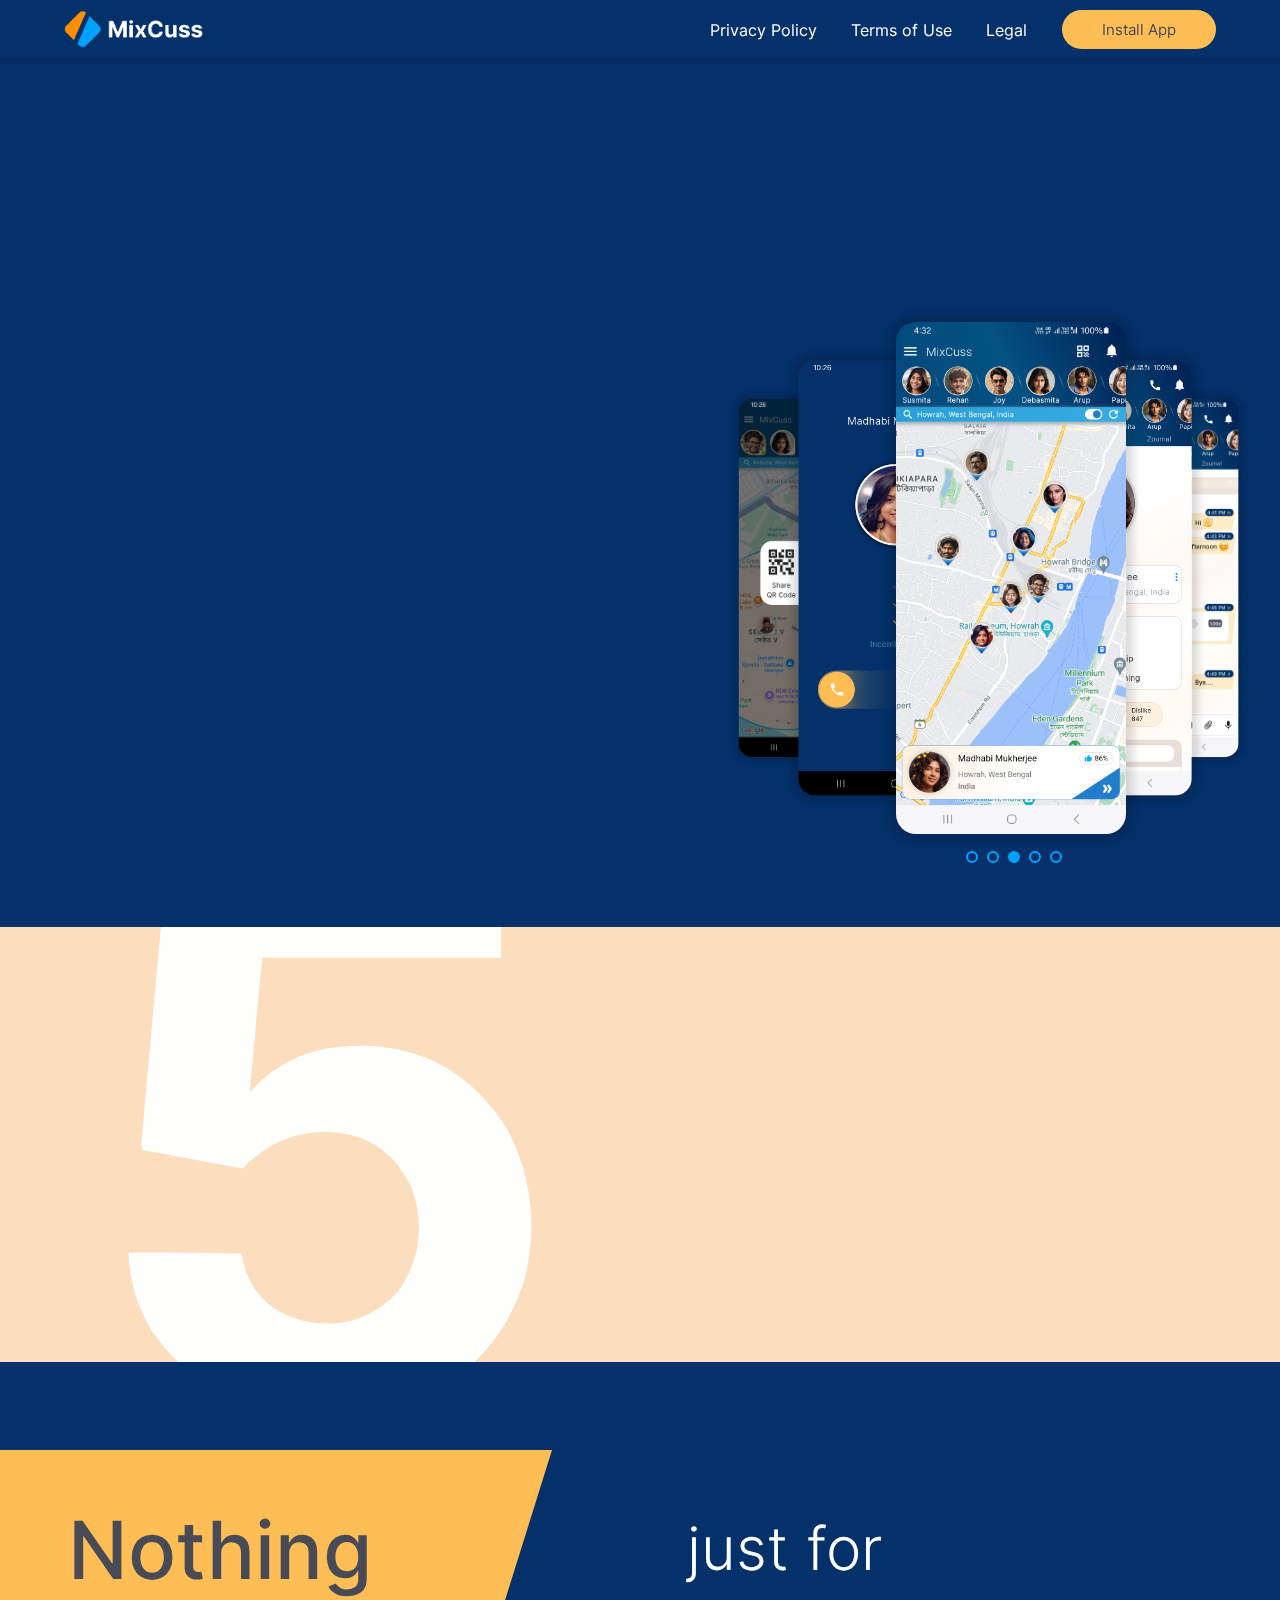
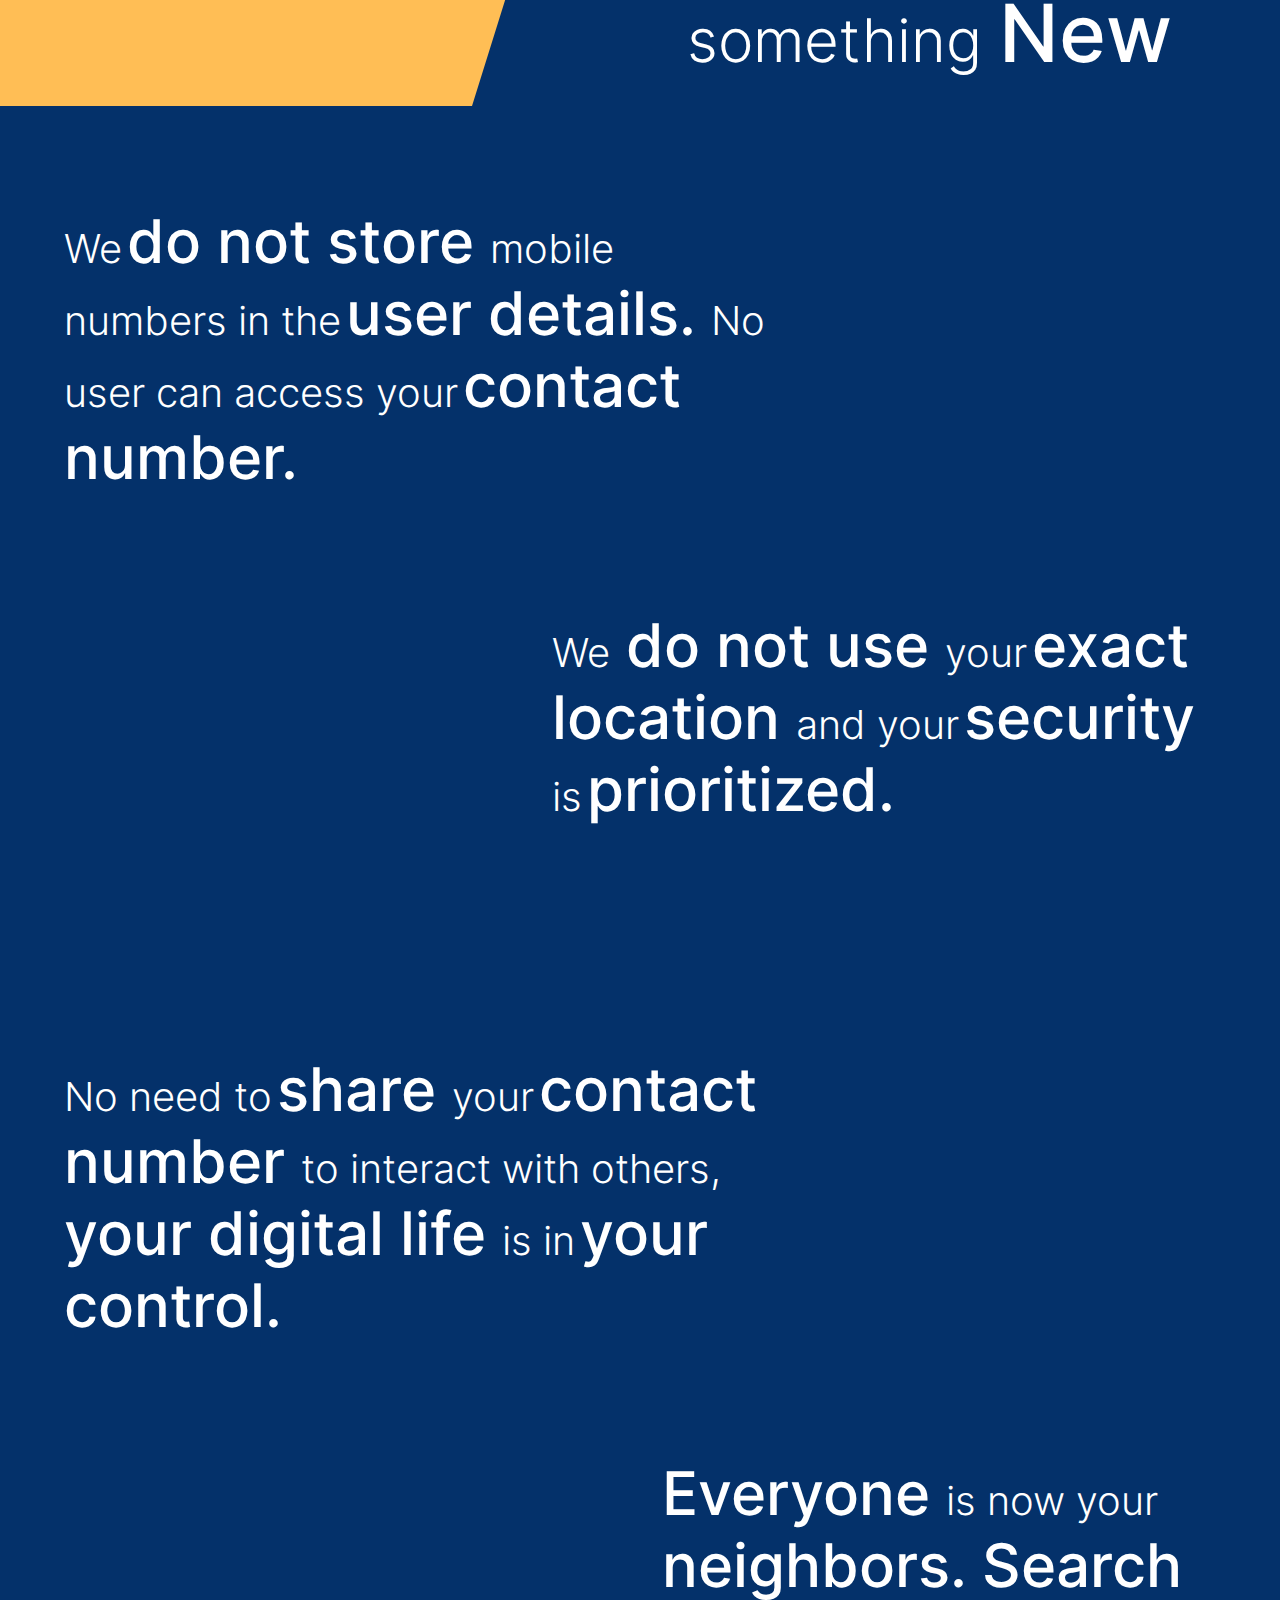
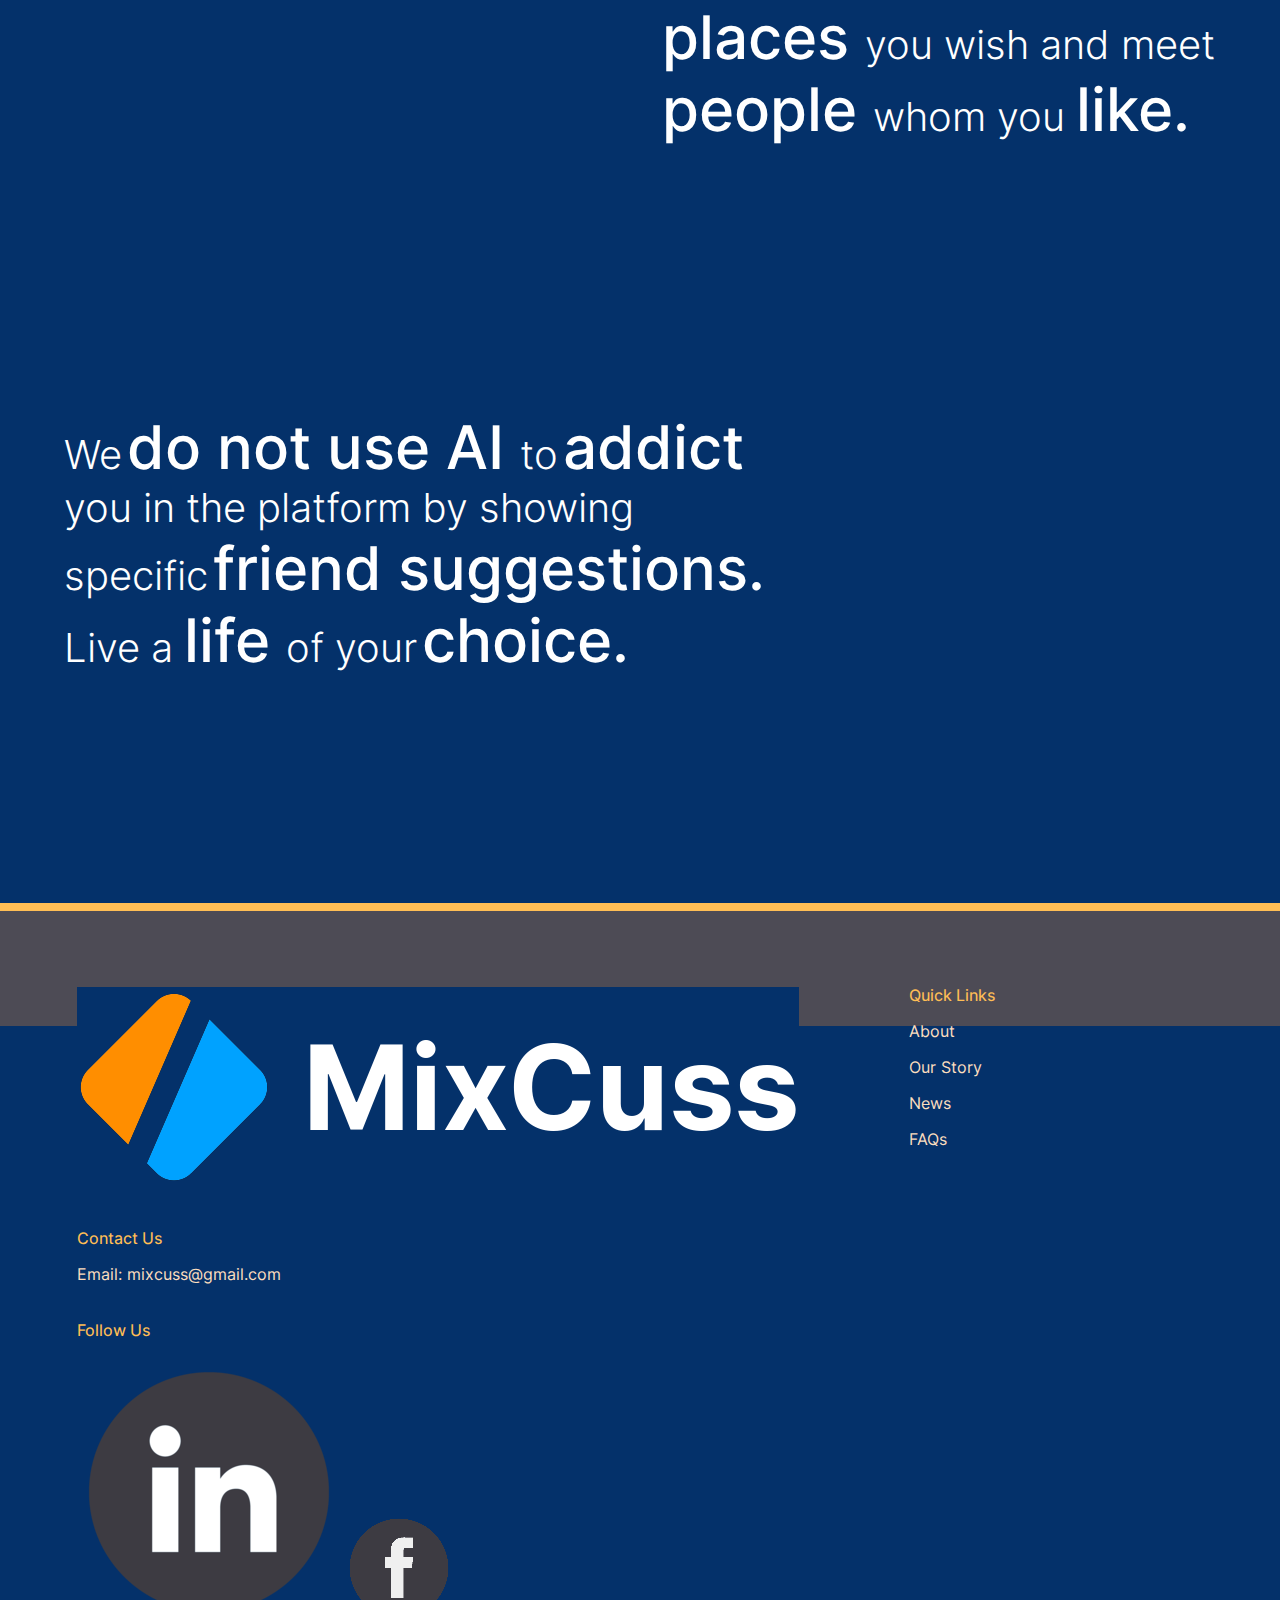
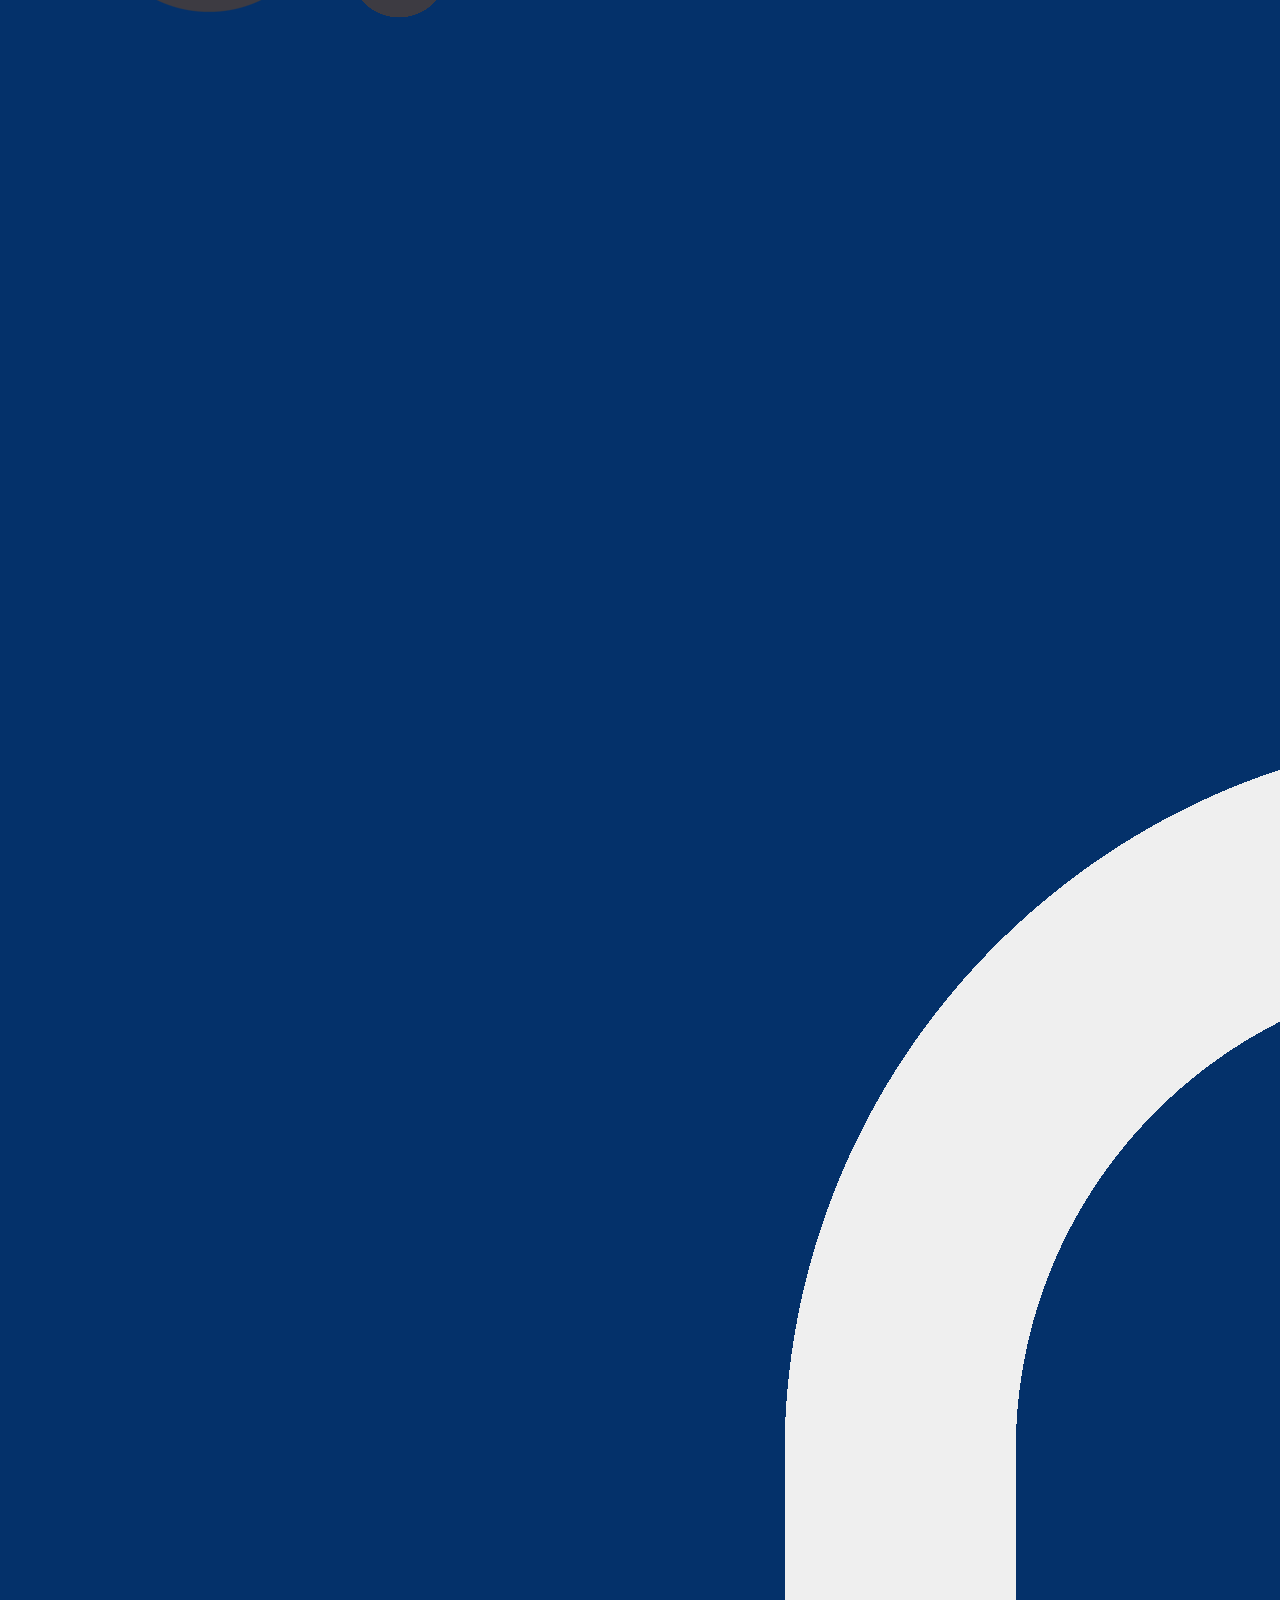
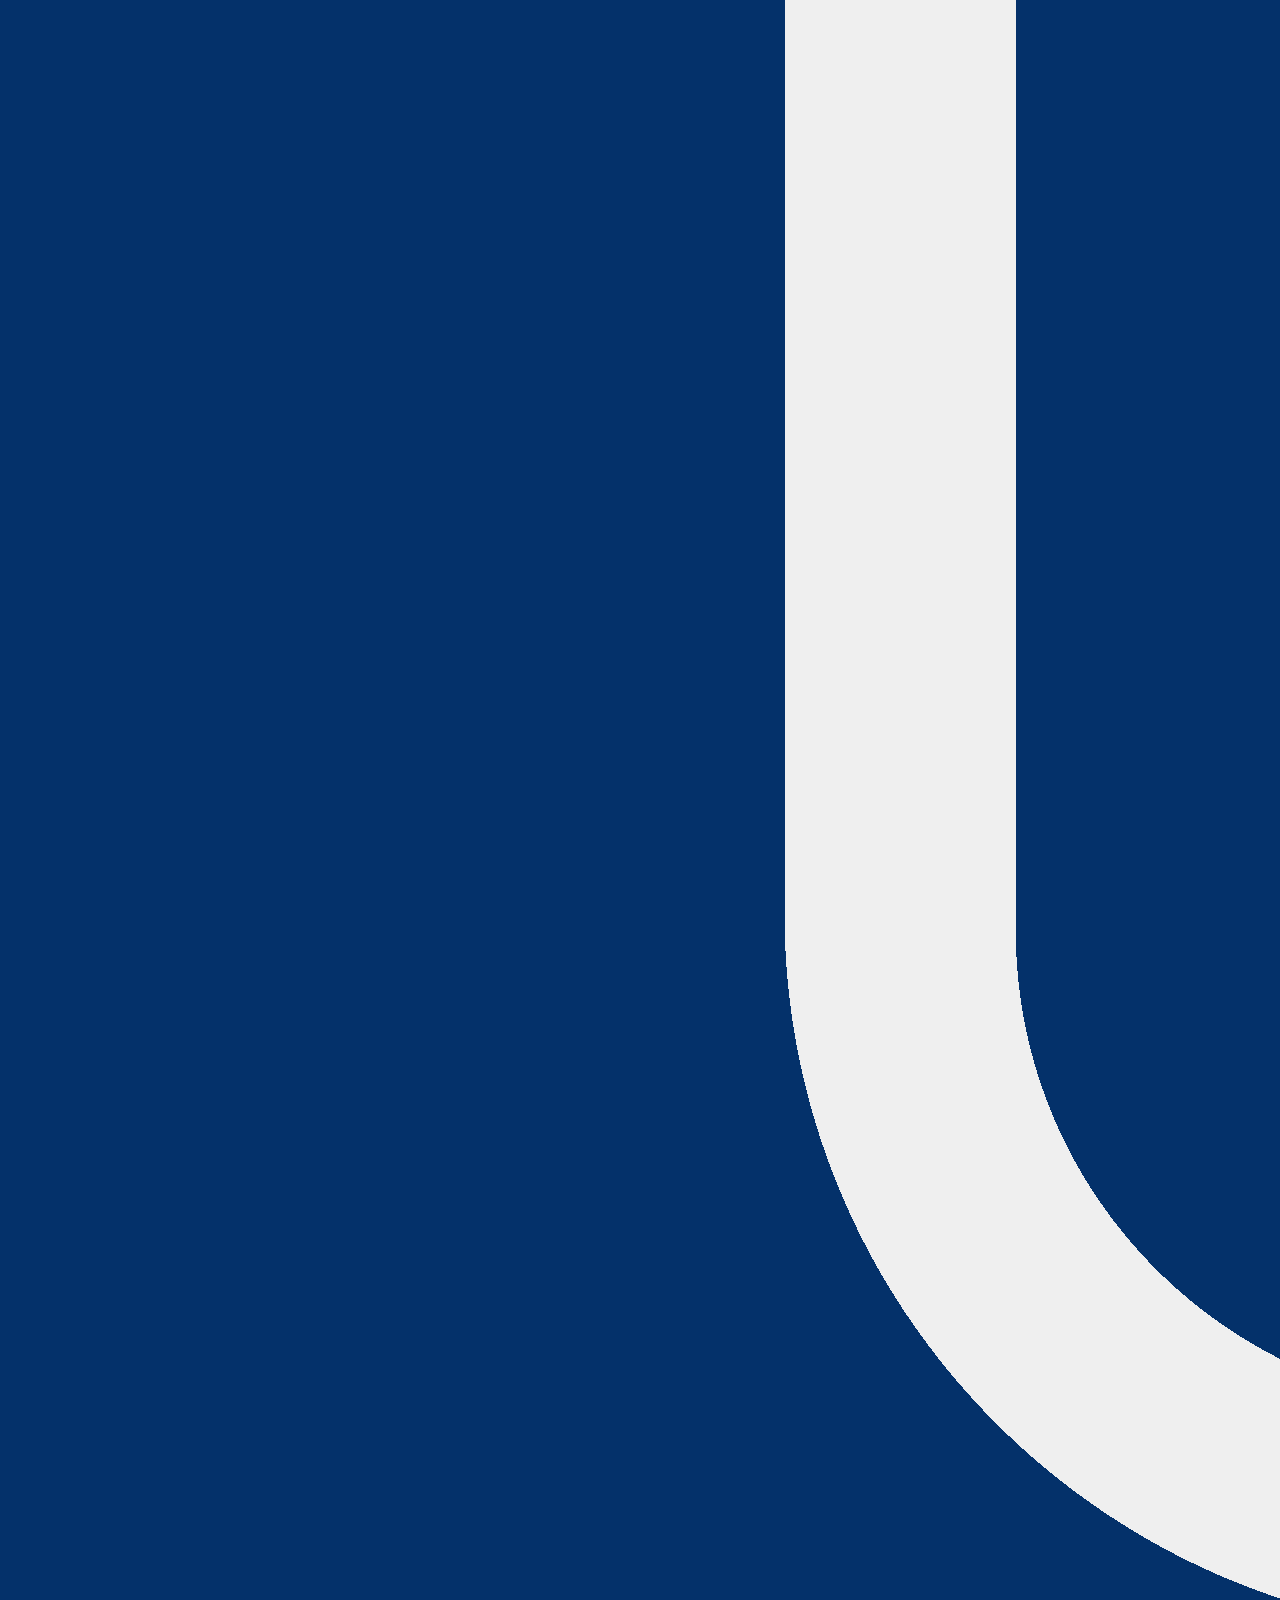
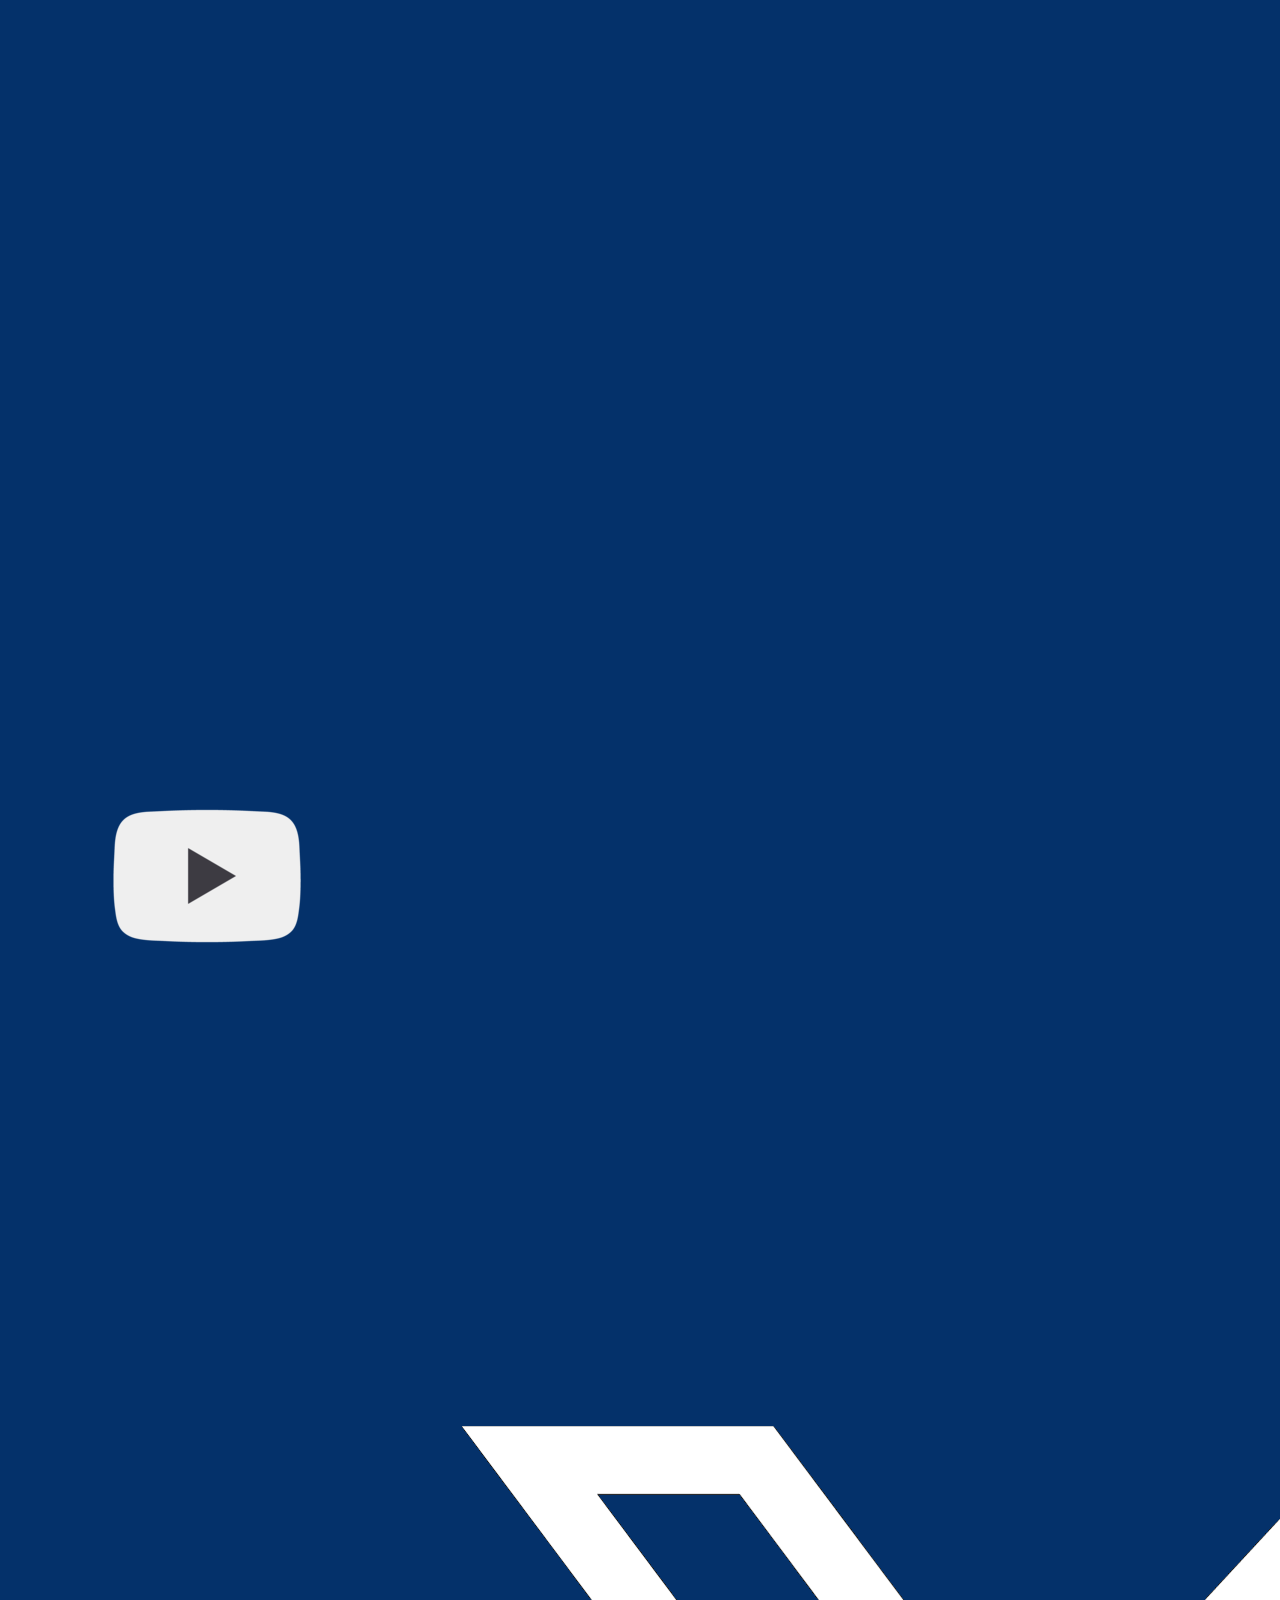
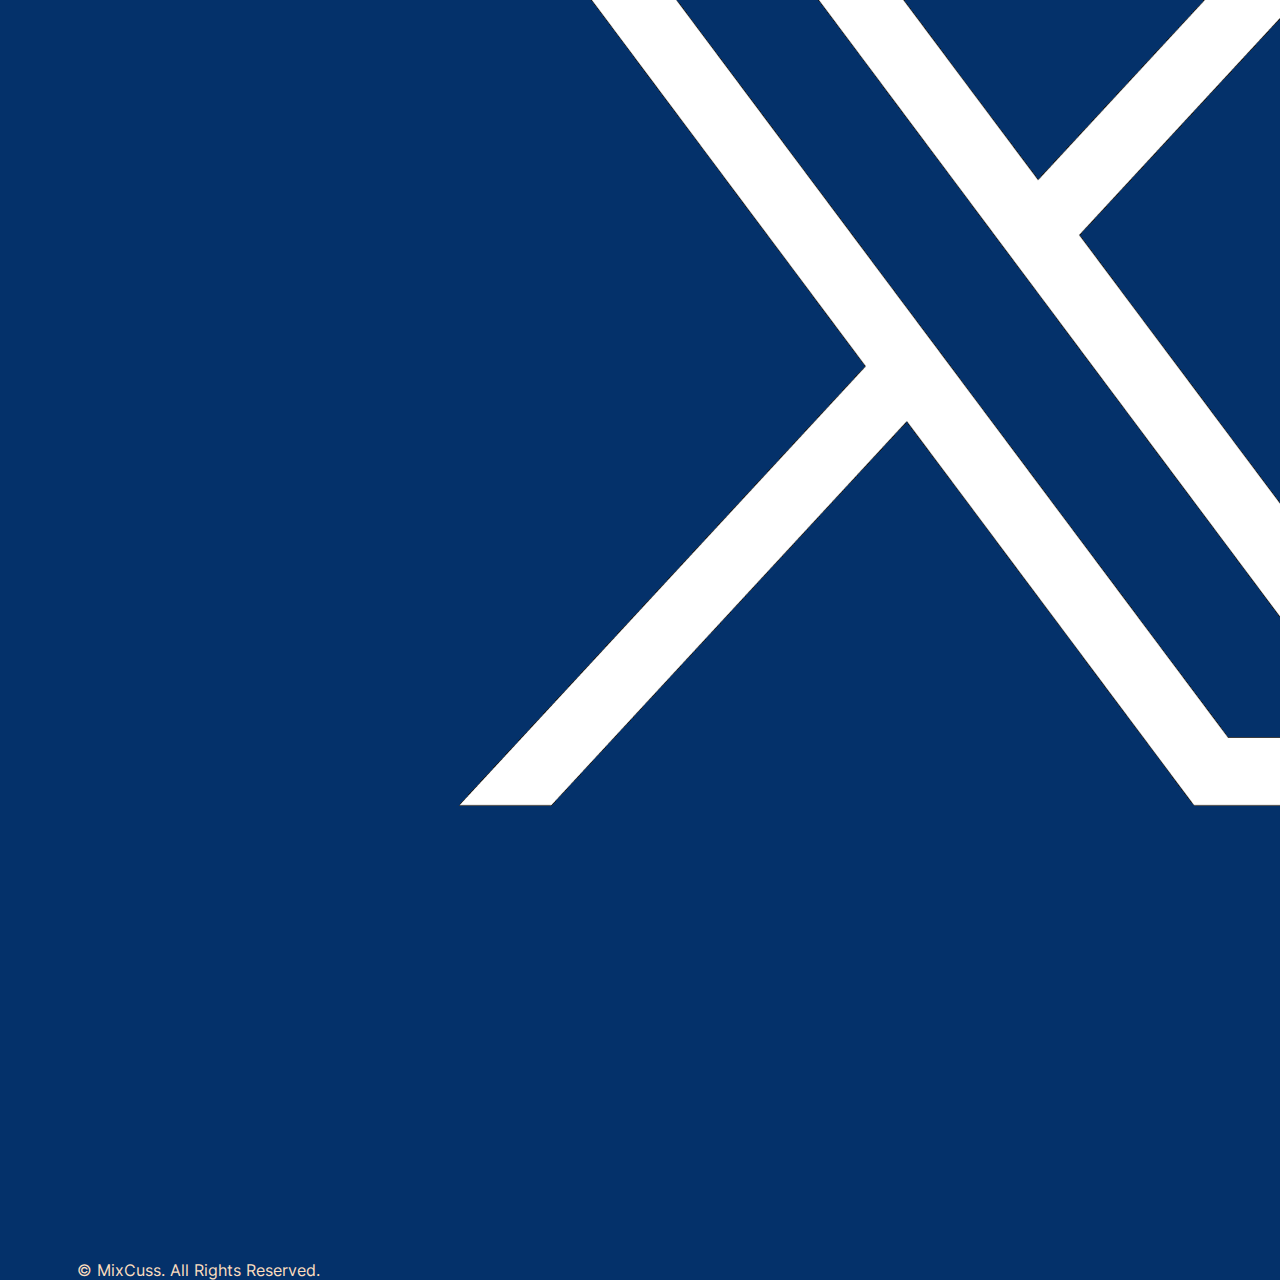
<file: index.html>
<!DOCTYPE html>
<html lang="en">

<head>
    <meta charset="UTF-8">
    <meta name="viewport" content="width=device-width, initial-scale=1.0">
    <link rel="canonical" href="https://mixcuss.com/">
    <link rel="stylesheet" href="style.css">
    <link rel="stylesheet" href="styleMobile.css">
    <link rel="shortcut icon" type="image/x-icon" href="images/appIcon_transparent.png" />
    <script defer src="script.js"></script>
    <script defer src="scriptMobile.js"></script>
    <title>MixCuss</title>
</head>

<!-- https://www.w3schools.com/html/html_responsive.asp -->

<body>
    <div class="computer">
        <nav>
            <img src="images/logoWithName.png" class="logo">
            <div>
                <a href="https://play.google.com/store/apps/details?id=com.udyam.mixcuss" class="downloadApp btn"
                    target="_blank">Install App</a>
            </div>
            <ul>
                <li><a href="privacyPolicy.html">Privacy Policy</a></li>
                <li><a href="termsOfUse.html">Terms of Use</a></li>
                <li><a href="legal.html">Legal</a></li>
            </ul>
        </nav>
    </div>

    <div class="mobile">
        <nav>
            <img src="images/logoWithName.png" alt="MixCuss" class="logo">
        </nav>
    </div>

    <div class="mobile">
        <div class="menuButtonContainer">
            <div onclick="openSidebar()" id="menuButton" class="menuButton"></div>
            <div onclick="closeSidebar()" id="closeButton" class="menuButton"></div>
        </div>
    </div>

    <div class="mobile">
        <div id="sideNavBarrier" onclick="closeSidebar()"></div>
    </div>

    <div class="mobile">
        <div id="mySidenav" class="sidenav">
            <a onclick="closeSidebar()" href="about.html">About</a>
            <a onclick="closeSidebar()" href="privacyPolicy.html">Privacy Policy</a>
            <a onclick="closeSidebar()" href="termsOfUse.html">Terms of Use</a>
            <a onclick="closeSidebar()" href="legal.html">Legal</a>
            <a onclick="closeSidebar()" href="contact.html">Contact</a>
          </div>
    </div>

    <!-- Main content starts from here -->

    <div class="computer">
        <div class="headerContent">
            <img src="images/login_background2x.png" class="header-img initialAnimation1">
            <div class="headerDescription">
                <h1 class="initialAnimation2">Now interaction is more<br>entertaining than ever</h1>
                <p class="initialAnimation2">Make new memories with<br>new people every day</p>
            </div>
            <div class="screenShotsContainer">
                <img src="images/screenShot1.png" class="screenShots screenShot1" id="screenShot1">
                <img src="images/screenShot2.png" class="screenShots screenShot2" id="screenShot2">
                <img src="images/screenShot3.png" class="screenShots screenShot3" id="screenShot3">
                <img src="images/screenShot4.png" class="screenShots screenShot4" id="screenShot4">
                <img src="images/screenShot5.png" class="screenShots screenShot5" id="screenShot5">
            </div>
            <div class="screenShotsNavigatorContainer">
                <div class="screenShotsNavigator">
                    <div class="screenShotsNavigatorTab" id="screenShotsNavigatorTab1" onclick="screenShotsNavigatorTab(1)"></div>
                    <div class="screenShotsNavigatorTab" id="screenShotsNavigatorTab2" onclick="screenShotsNavigatorTab(2)"></div>
                    <div class="screenShotsNavigatorTab selected" id="screenShotsNavigatorTab3" onclick="screenShotsNavigatorTab(3)"></div>
                    <div class="screenShotsNavigatorTab" id="screenShotsNavigatorTab4" onclick="screenShotsNavigatorTab(4)"></div>
                    <div class="screenShotsNavigatorTab" id="screenShotsNavigatorTab5" onclick="screenShotsNavigatorTab(5)"></div>
                </div>
            </div>
        </div>
    </div>

    <div class="mobile">
        <div class="headerContent">
            <img src="images/login_background2x.png" alt="" class="header-img">
            <div class="headerDescription">
                <h1>Now interaction is more<br>entertaining than ever</h1>
                <p>Make new memories with<br>new people every day</p>
            </div>

            <div class="downloadApp">
                <a href = "https://play.google.com/store/apps/details?id=com.udyam.mixcuss" class="btn"
                    target="_blank">
                    <img src="images/playStore.png" alt="" class="playStoreImage">
                </a>
            </div>
        </div>
    </div>

    <div class="computer">
        <div class="featureContent">
            <div class="fiveReason">
                <img src="images/fiveReasons.svg" alt="">
            </div>
            <div class="featureContentText hidden1">
                <h2>Reasons<br>&nbsp;&nbsp;&nbsp; why</h2>
                <h1>MixCuss</h1>
            </div>
        </div>
    </div>

    <div class="computer">
        <div class="featureSeparator"></div>
    </div>

    <div class="mobile">
        <div class="featureSeparator"></div>
    </div>

    <div class="mobile">
        <div class="featureContent">
            <div class="fiveReason">
                <img src="images/fiveReasons.svg" alt="">
            </div>
            <div class="featureContentText">
                <h2>Reasons<br>&nbsp;&nbsp;&nbsp; why</h2>
                <h1>MixCuss</h1>
            </div>
        </div>
    </div>

    <div class="computer">
        <div class="featureDescription reasonZero">
            <div class="reasonZero1">
                <div class="reasonZero1ContentWrapper hidden2">
                    <h2>Nothing</h2>
                </div>
            </div>
            <div class="reasonZero2">
                <div class="reasonZero2ContentWrapper hidden3">
                    <h2>just for<br>something </h2>
                    <h1>New</h1>
                </div>
            </div>
        </div>
    </div>

    <div class="mobile">
        <div class="featureSeparator"></div>
    </div>

    <div class="mobile">
        <div class="featureDescription reasonZero">
            <div class="reasonZero1">
                <div class="reasonZero1ContentWrapper">
                    <h2>Nothing</h2>
                </div>
            </div>
            <div class="reasonZero2">
                <div class="reasonZero2ContentWrapper">
                    <h2>just for<br>something </h2>
                    <h1>New</h1>
                </div>
            </div>
        </div>
    </div>

    <div class="computer">
        <div class="featureSeparator"></div>
    </div>

    <div class="mobile">
        <div class="featureSeparator"></div>
    </div>

    <div class="computer">
        <div class="featureDescription">
            <div class="reasonDescription reasonDescription1">
                <h2>We</h2>
                <h1> do not store </h1>
                <h2>mobile numbers in the</h2>
                <h1> user details. </h1>
                <h2>No user can access your</h2>
                <h1> contact number.</h1>
            </div>
            <div class="reasonKey reasonKey1 hidden4">
                <h1>Privacy</h1>
            </div>
        </div>
    </div>

    <div class="mobile">
        <div class="featureDescription">
            <div class="reasonDescription reasonDescription1">
                <h2>We</h2>
                <h1> do not store </h1>
                <h2>mobile numbers in the</h2>
                <h1> user details. </h1>
                <h2>No user can access your</h2>
                <h1> contact number.</h1>
            </div>
            <div class="reasonKey reasonKey1">
                <h1>Privacy</h1>
            </div>
        </div>
    </div>

    <div class="computer">
        <div class="featureSeparator"></div>
    </div>

    <div class="mobile">
        <div class="featureSeparator"></div>
    </div>

    <div class="computer">
        <div class="featureDescription">
            <div class="reasonKey reasonKey2 hidden4">
                <h1>Security</h1>
            </div>
            <div class="reasonDescription reasonDescription2">
                <h2>We</h2><h1> do not use </h1><h2>your</h2>
                <h1> exact location </h1>
                <h2>and your</h2>
                <h1> security </h1>
                <h2>is</h2>
                <h1> prioritized.</h1>
            </div>
        </div>
    </div>

    <div class="mobile">
        <div class="featureDescription">
            <div class="reasonKey reasonKey2">
                <h1>Security</h1>
            </div>
            <div class="reasonDescription reasonDescription2">
                <h2>We</h2><h1> do not use </h1><h2>your</h2>
                <h1> exact location </h1>
                <h2>and your</h2>
                <h1> security </h1>
                <h2>is</h2>
                <h1> prioritized.</h1>
            </div>
        </div>
    </div>

    <div class="computer">
        <div class="featureSeparator"></div>
    </div>

    <div class="mobile">
        <div class="featureSeparator"></div>
    </div>

    <div class="computer">
        <div class="featureDescription">
            <div class="reasonDescription reasonDescription3">
                <h2>No need to</h2>
                <h1> share </h1>
                <h2>your</h2>
                <h1> contact number </h1>
                <h2>to interact with others,</h2>
                <h1> your digital life </h1>
                <h2>is in</h2>
                <h1> your control.</h1>
            </div>
            <div class="reasonKey reasonKey3 hidden4">
                <h1>Control</h1>
            </div>
        </div>
    </div>

    <div class="mobile">
        <div class="featureDescription">
            <div class="reasonDescription reasonDescription3">
                <h2>No need to</h2>
                <h1> share </h1>
                <h2>your</h2>
                <h1> contact number </h1>
                <h2>to interact with others,</h2>
                <h1> your digital life </h1>
                <h2>is in</h2>
                <h1> your control.</h1>
            </div>
            <div class="reasonKey reasonKey3">
                <h1>Control</h1>
            </div>
        </div>
    </div>

    <div class="computer">
        <div class="featureSeparator"></div>
    </div>

    <div class="mobile">
        <div class="featureSeparator"></div>
    </div>

    <div class="computer">
        <div class="featureDescription">
            <div class="reasonKey reasonKey4 hidden4">
                <h1>No<br>Boundaries</h1>
            </div>
            <div class="reasonDescription reasonDescription4">
                <h1>Everyone </h1>
                <h2>is now your</h2>
                <h1> neighbors. Search places </h1>
                <h2>you wish and meet</h2>
                <h1> people </h1>
                <h2> whom you </h2>
                <h1> like.</h1>
            </div>
        </div>
    </div>

    <div class="mobile">
        <div class="featureDescription">
            <div class="reasonKey reasonKey4">
                <h1>No<br>Boundaries</h1>
            </div>
            <div class="reasonDescription reasonDescription4">
                <h1>Everyone </h1>
                <h2>is now your</h2>
                <h1> neighbors. Search places </h1>
                <h2>you wish and meet</h2>
                <h1> people </h1>
                <h2> whom you </h2>
                <h1> like.</h1>
            </div>
        </div>
    </div>

    <div class="computer">
        <div class="featureSeparator"></div>
    </div>

    <div class="mobile">
        <div class="featureSeparator"></div>
    </div>

    <div class="computer">
        <div class="featureDescription">
            <div class="reasonDescription reasonDescription5">
                <h2>We</h2>
                <h1> do not use AI </h1>
                <h2>to</h2>
                <h1> addict </h1>
                <h2>you in the platform by showing specific</h2>
                <h1> friend suggestions. </h1>
                <h2>Live a </h2>
                <h1> life </h1>
                <h2>of your</h2>
                <h1> choice.</h1>
            </div>
            <div class="reasonKey reasonKey5 hidden4">
                <h1>No AI</h1>
            </div>
        </div>
    </div>

    <div class="mobile">
        <div class="featureDescription">
            <div class="reasonDescription reasonDescription5">
                <h2>We</h2>
                <h1> do not use AI </h1>
                <h2>to</h2>
                <h1> addict </h1>
                <h2>you in the platform by showing specific</h2>
                <h1> friend suggestions. </h1>
                <h2>Live a </h2>
                <h1> life </h1>
                <h2>of your</h2>
                <h1> choice.</h1>
            </div>
            <div class="reasonKey reasonKey5">
                <h1>No AI</h1>
            </div>
        </div>
    </div>

    <div class="computer">
        <div class="featureSeparator"></div>
    </div>

    <div class="mobile">
        <div class="featureSeparator"></div>
    </div>

    <div class="computer">
        <div class="footerSeparator"></div>
    </div>

    <div class="mobile">
        <div class="footer">
            <img src="images/logoWithName.png" class="logo">
                <br>
                <br>
                <br>
                <h3>Contact Us</h3>
                <br>
                <h4>
                    Email: <a href="mailto:mixcuss@gmail.com">mixcuss@gmail.com</a>
                </h4>
                <br>
                <br>
                <h3>Follow Us</h3>
                <br>
                <img src="images/linkedinLogo.png" class="footerLogo" id="linkedInLogo">
                <img src="images/facebookLogo.png" class="footerLogo" id="facebookLogo">
                <img src="images/instagramLogo.png" class="footerLogo" id="instagramLogo">
                <img src="images/youtubeLogo.png" class="footerLogo" id="youtubeLogo">
                <img src="images/xLogo.png" class="footerLogo" id="xLogo">
                <br>
                <br>
                <br>
                <h4>
                    &copy; MixCuss. All Rights Reserved.
                </h4>
        </div>
    </div>

    <div class="computer">
        <div class="footer">
            <div class="subFooter" style="width: 65vw;">
                <img src="images/logoWithName.png" class="logo">
                <br>
                <br>
                <br>
                <h3>Contact Us</h3>
                <br>
                <h4>
                    Email: <a href="mailto:mixcuss@gmail.com">mixcuss@gmail.com</a>
                </h4>
                <br>
                <br>
                <h3>Follow Us</h3>
                <br>
                <img src="images/linkedinLogo.png" class="footerLogo" id="linkedInLogo">
                <img src="images/facebookLogo.png" class="footerLogo" id="facebookLogo">
                <img src="images/instagramLogo.png" class="footerLogo" id="instagramLogo">
                <a href="http://www.youtube.com/@MixCuss" target="_blank">
                    <img src="images/youtubeLogo.png" class="footerLogo" id="youtubeLogo">
                </a>
                <img src="images/xLogo.png" class="footerLogo" id="xLogo">
                <br>
                <br>
                <br>
                <h4>
                    &copy; MixCuss. All Rights Reserved.
                </h4>
            </div>
    
            <div class="subFooter" style="width: auto;">
                <h3>Quick Links</Link></h3>
                <br>
                <h4><a href="about.html">About</a></h4>
                <br>
                <h4><a href="ourStory.html">Our Story</a></h4>
                <br>
                <h4><a href="news.html">News</a></h4>
                <br>
                <h4><a href="faqs.html">FAQs</a></h4>
            </div>
        </div>
    </div>
</body>

</html>
</file>
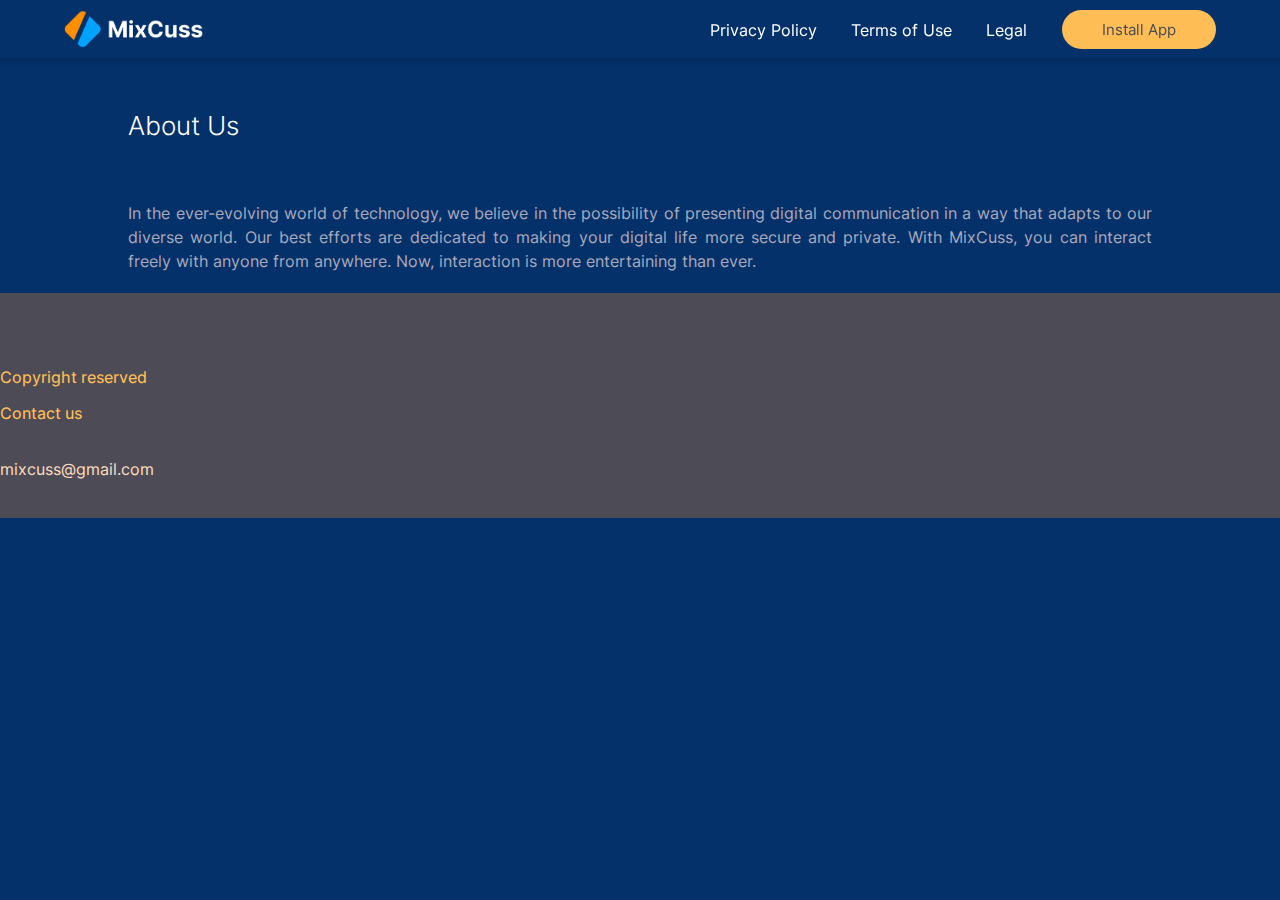
<file: about.html>
<!DOCTYPE html>
<html lang="en">

<head>
    <meta charset="UTF-8">
    <meta name="viewport" content="width=device-width, initial-scale=1.0">
    <link rel="stylesheet" href="style.css">
    <link rel="stylesheet" href="styleMobile.css">
    <link rel="shortcut icon" type="image/x-icon" href="images/appIcon_transparent.png" />
    <script defer src="script.js"></script>
    <script defer src="scriptMobile.js"></script>
    <title>MixCuss: About</title>
</head>

<body>
    <div class="computer">
        <nav>
            <a href="index.html">
                <img src="images/logoWithName.png" class="logo">
            </a>
            <div>
                <a href="https://play.google.com/store/apps/details?id=com.udyam.mixcuss" class="downloadApp btn"
                    target="_blank">Install App</a>
            </div>
            <ul>
                <li><a href="privacyPolicy.html">Privacy Policy</a></li>
                <li><a href="termsOfUse.html">Terms of Use</a></li>
                <li><a href="legal.html">Legal</a></li>
            </ul>
        </nav>
    </div>

    <div class="mobile">
        <nav>
            <a href="index.html">
                <img src="images/logoWithName.png" alt="MixCuss" class="logo">
            </a>
        </nav>
    </div>

    <div class="mobile">
        <div class="menuButtonContainer">
            <div onclick="openSidebar()" id="menuButton" class="menuButton"></div>
            <div onclick="closeSidebar()" id="closeButton" class="menuButton"></div>
        </div>
    </div>

    <div class="mobile">
        <div id="sideNavBarrier" onclick="closeSidebar()"></div>
    </div>

    <div class="mobile">
        <div id="mySidenav" class="sidenav">
            <a onclick="closeSidebar()" href="#">About</a>
            <a onclick="closeSidebar()" href="privacyPolicy.html">Privacy Policy</a>
            <a onclick="closeSidebar()" href="termsOfUse.html">Terms of Use</a>
            <a onclick="closeSidebar()" href="legal.html">Legal</a>
            <a onclick="closeSidebar()" href="contact.html">Contact</a>
        </div>
    </div>

    <!-- Main content starts from here -->

    <div class="privacyPolicyWrapper">
        <div class="privacyPolicyHeader">
            <h1>About Us</h1>
            <br>
            <br>
            <br>
        </div>

        <div class="information">
            In the ever-evolving world of technology, we believe in the possibility of presenting digital communication
            in a way that adapts to our diverse world. Our best efforts are dedicated to making your digital life more
            secure and private. With MixCuss, you can interact freely with anyone from anywhere. Now, interaction is
            more entertaining than ever.
        </div>
    </div>

    <div class="footer">
        <h3>Copyright reserved</h3>
        <div class="computer">
            <br>
            <h3>Contact us</h3>
            <br>
            <br>
            <h4>mixcuss@gmail.com</h4>
        </div>
    </div>
</body>

</html>
</file>
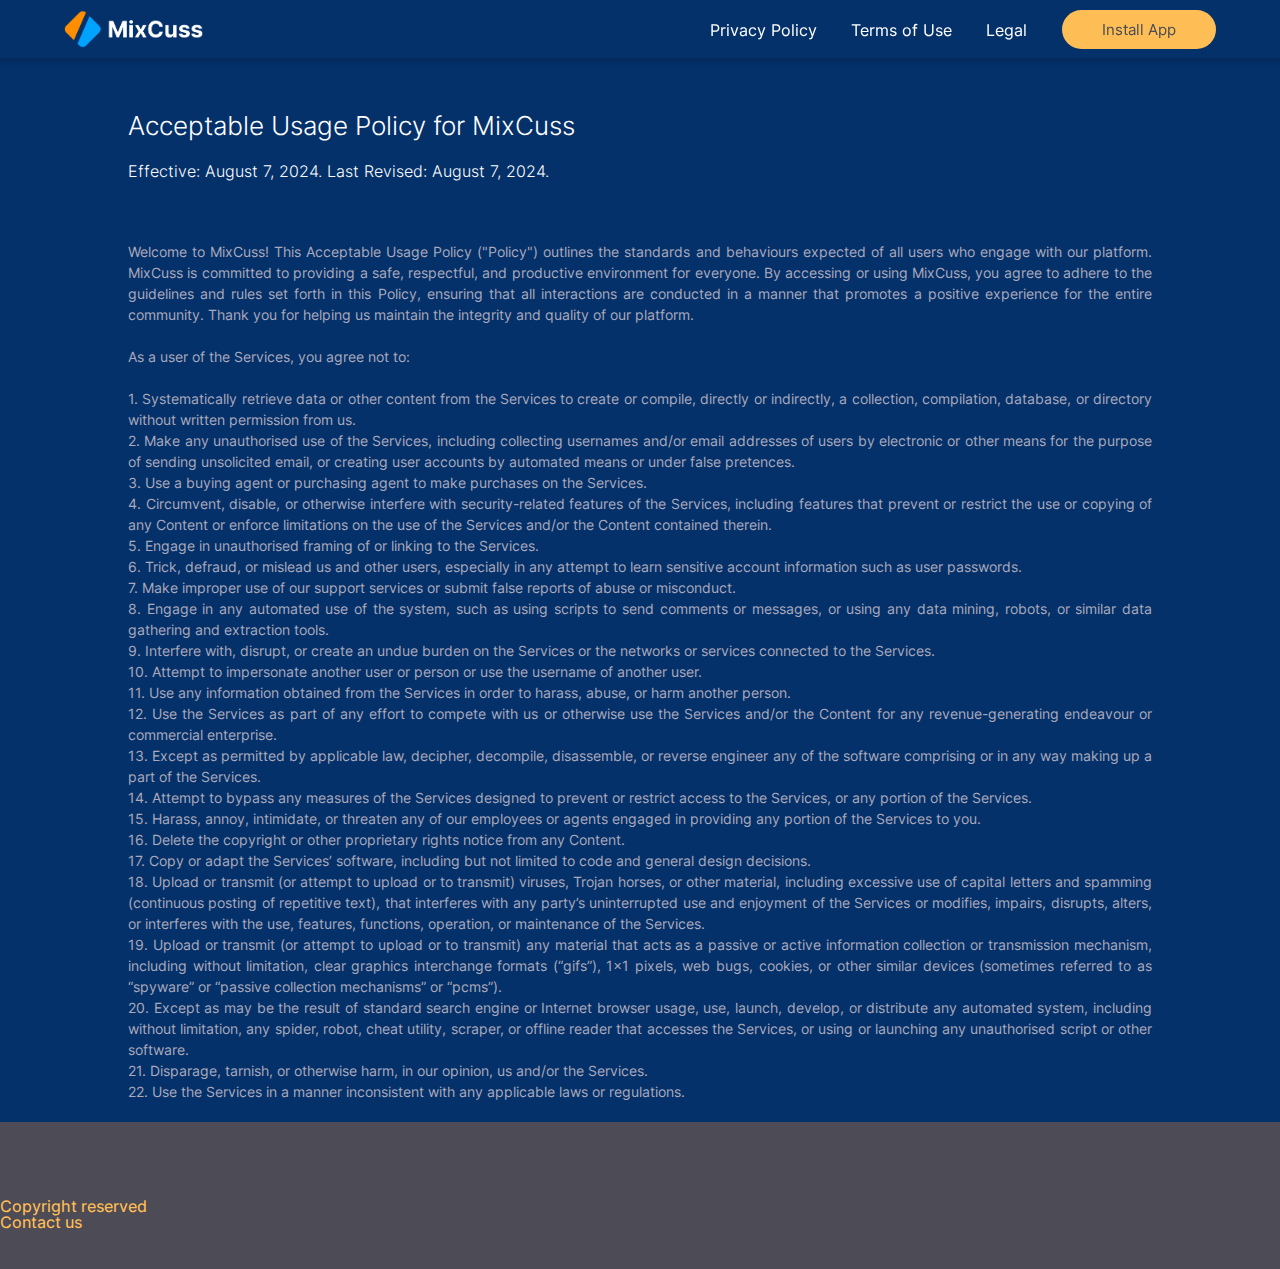
<file: acceptableUsagePolicy.html>
<!DOCTYPE html>
<html lang="en">

<head>
    <meta charset="UTF-8">
    <meta name="viewport" content="width=device-width, initial-scale=1.0">
    <link rel="stylesheet" href="style.css">
    <link rel="stylesheet" href="styleMobile.css">
    <link rel="shortcut icon" type="image/x-icon" href="images/appIcon_transparent.png" />
    <script defer src="script.js"></script>
    <script defer src="scriptMobile.js"></script>
    <title>MixCuss: Acceptable Usage Policy</title>
</head>

<body>
    <div class="computer">
        <nav>
            <a href="index.html">
                <img src="images/logoWithName.png" class="logo">
            </a>
            <div>
                <a href="https://play.google.com/store/apps/details?id=com.udyam.mixcuss" class="downloadApp btn"
                    target="_blank">Install App</a>
            </div>
            <ul>
                <li><a href="privacyPolicy.html">Privacy Policy</a></li>
                <li><a href="termsOfUse.html">Terms of Use</a></li>
                <li><a href="legal.html">Legal</a></li>
            </ul>
        </nav>
    </div>

    <div class="mobile">
        <nav>
            <a href="index.html">
                <img src="images/logoWithName.png" alt="MixCuss" class="logo">
            </a>
        </nav>
    </div>

    <div class="mobile">
        <div class="menuButtonContainer">
            <div onclick="openSidebar()" id="menuButton" class="menuButton"></div>
            <div onclick="closeSidebar()" id="closeButton" class="menuButton"></div>
        </div>
    </div>

    <div class="mobile">
        <div id="sideNavBarrier" onclick="closeSidebar()"></div>
    </div>

    <div class="mobile">
        <div id="mySidenav" class="sidenav">
            <a onclick="closeSidebar()" href="about.html">About</a>
            <a onclick="closeSidebar()" href="privacyPolicy.html">Privacy Policy</a>
            <a onclick="closeSidebar()" href="termsOfUse.html">Terms of Use</a>
            <a onclick="closeSidebar()" href="legal.html">Legal</a>
            <a onclick="closeSidebar()" href="contact.html">Contact</a>
          </div>
    </div>

    <!-- Main content starts from here -->

    <div class="privacyPolicyWrapper">
        <div class="privacyPolicyHeader">
            <h1>Acceptable Usage Policy for MixCuss</h1>
            <br>
            <h3>Effective: August 7, 2024. Last Revised: August 7, 2024.</h3>
            <br>
            <br>
            <br>
        </div>

        <div class="section">
            <div class="textContent">
                Welcome to MixCuss! This Acceptable Usage Policy ("Policy") outlines the standards and behaviours
                expected
                of all users who engage with our platform. MixCuss is committed to providing a safe, respectful, and
                productive environment for everyone. By accessing or using MixCuss, you agree to adhere to the
                guidelines
                and rules set forth in this Policy, ensuring that all interactions are conducted in a manner that
                promotes a
                positive experience for the entire community. Thank you for helping us maintain the integrity and
                quality of
                our platform.
                <br>
                <br>
                As a user of the Services, you agree not to:
                <br>
                <br>
                1. Systematically retrieve data or other content from the Services to create or compile, directly or
                indirectly, a collection, compilation, database, or directory without written permission from us.
                <br>
                2. Make any unauthorised use of the Services, including collecting usernames and/or email addresses of
                users
                by electronic or other means for the purpose of sending unsolicited email, or creating user accounts by
                automated means or under false pretences.
                <br>
                3. Use a buying agent or purchasing agent to make purchases on the Services.
                <br>
                4. Circumvent, disable, or otherwise interfere with security-related features of the Services, including
                features that prevent or restrict the use or copying of any Content or enforce limitations on the use of
                the
                Services and/or the Content contained therein.
                <br>
                5. Engage in unauthorised framing of or linking to the Services.
                <br>
                6. Trick, defraud, or mislead us and other users, especially in any attempt to learn sensitive account
                information such as user passwords.
                <br>
                7. Make improper use of our support services or submit false reports of abuse or misconduct.
                <br>
                8. Engage in any automated use of the system, such as using scripts to send comments or messages, or
                using
                any data mining, robots, or similar data gathering and extraction tools.
                <br>
                9. Interfere with, disrupt, or create an undue burden on the Services or the networks or services
                connected
                to the Services.
                <br>
                10. Attempt to impersonate another user or person or use the username of another user.
                <br>
                11. Use any information obtained from the Services in order to harass, abuse, or harm another person.
                <br>
                12. Use the Services as part of any effort to compete with us or otherwise use the Services and/or the
                Content for any revenue-generating endeavour or commercial enterprise.
                <br>
                13. Except as permitted by applicable law, decipher, decompile, disassemble, or reverse engineer any of
                the
                software comprising or in any way making up a part of the Services.
                <br>
                14. Attempt to bypass any measures of the Services designed to prevent or restrict access to the
                Services,
                or any portion of the Services.
                <br>
                15. Harass, annoy, intimidate, or threaten any of our employees or agents engaged in providing any
                portion
                of the Services to you.
                <br>
                16. Delete the copyright or other proprietary rights notice from any Content.
                <br>
                17. Copy or adapt the Services’ software, including but not limited to code and general design
                decisions.
                <br>
                18. Upload or transmit (or attempt to upload or to transmit) viruses, Trojan horses, or other material,
                including excessive use of capital letters and spamming (continuous posting of repetitive text), that
                interferes with any party’s uninterrupted use and enjoyment of the Services or modifies, impairs,
                disrupts,
                alters, or interferes with the use, features, functions, operation, or maintenance of the Services.
                <br>
                19. Upload or transmit (or attempt to upload or to transmit) any material that acts as a passive or
                active
                information collection or transmission mechanism, including without limitation, clear graphics
                interchange
                formats (“gifs”), 1×1 pixels, web bugs, cookies, or other similar devices (sometimes referred to as
                “spyware” or “passive collection mechanisms” or “pcms”).
                <br>
                20. Except as may be the result of standard search engine or Internet browser usage, use, launch,
                develop,
                or distribute any automated system, including without limitation, any spider, robot, cheat utility,
                scraper,
                or offline reader that accesses the Services, or using or launching any unauthorised script or other
                software.
                <br>
                21. Disparage, tarnish, or otherwise harm, in our opinion, us and/or the Services.
                <br>
                22. Use the Services in a manner inconsistent with any applicable laws or regulations.
            </div>
        </div>
    </div>

    <div class="featureSeparator"></div>
    <div class="footer">
        <h3>Copyright reserved<br>Contact us</h3>
    </div>
</body>

</html>
</file>
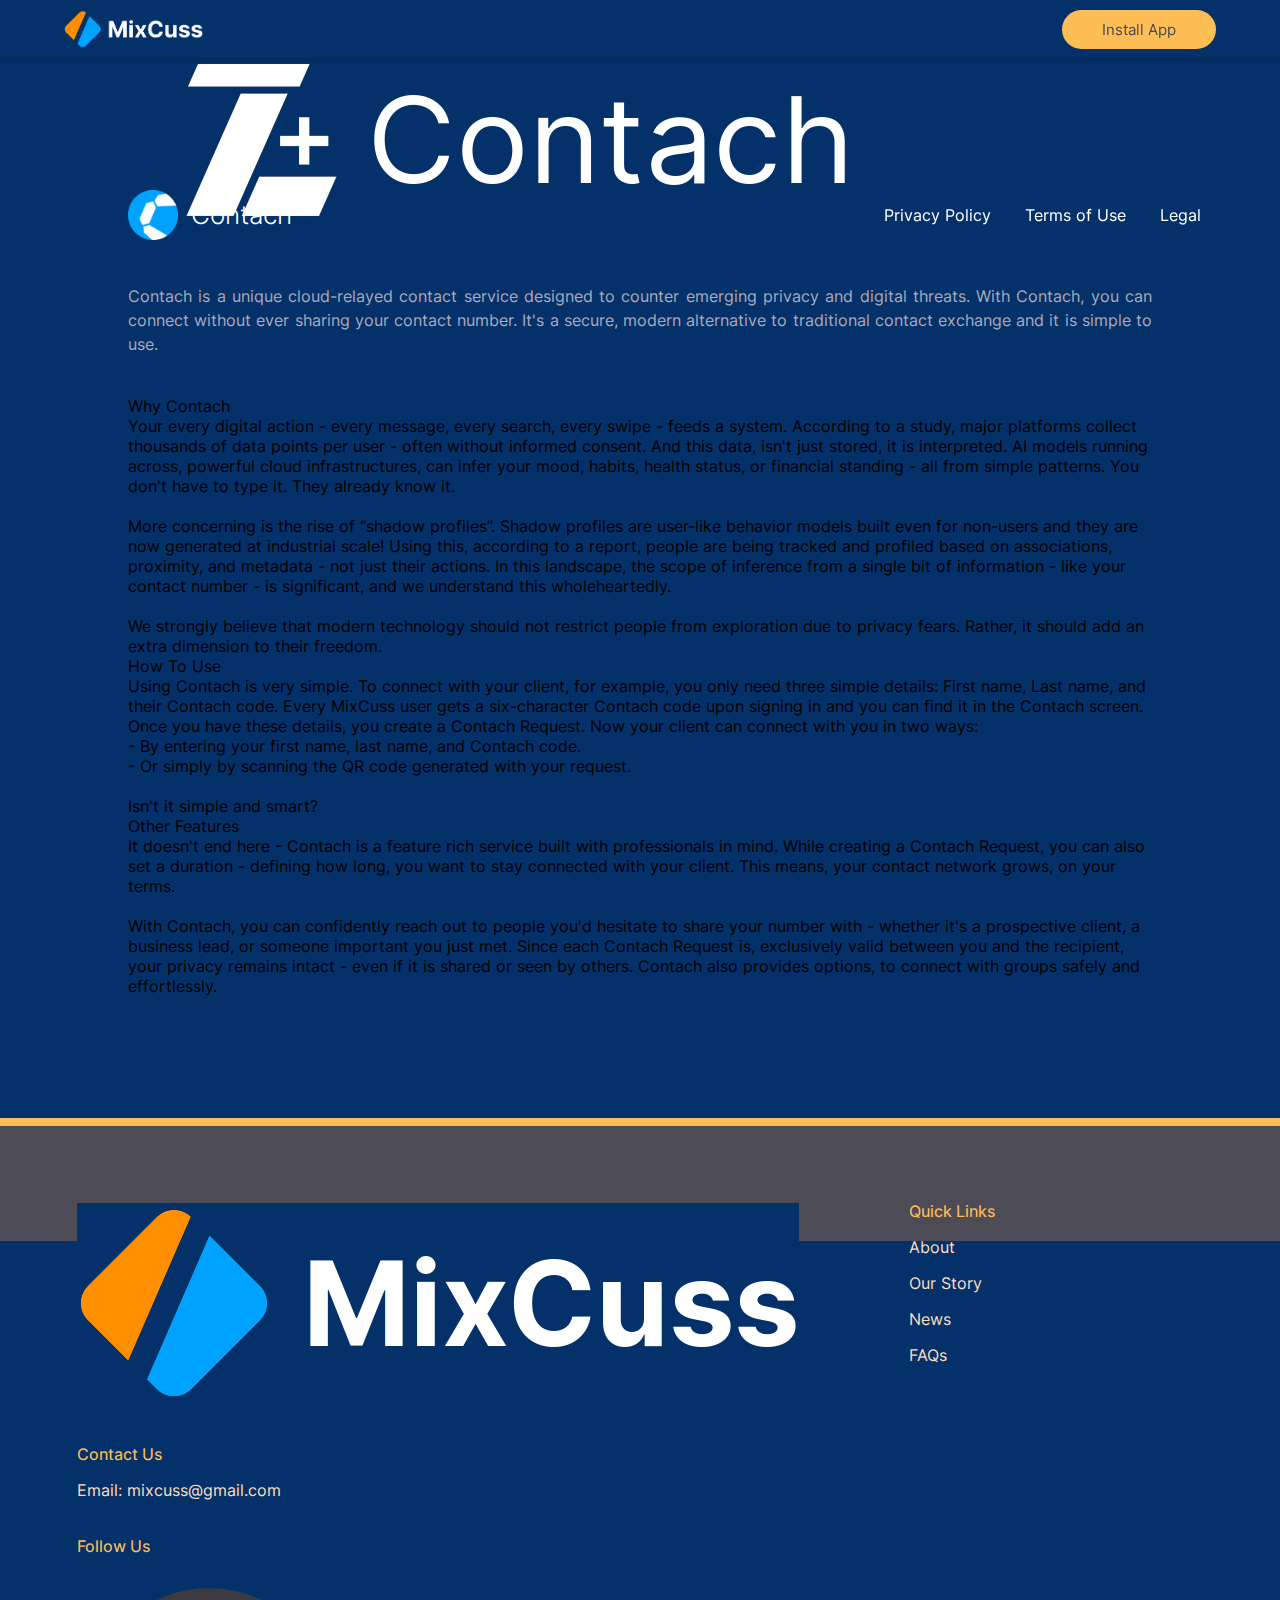
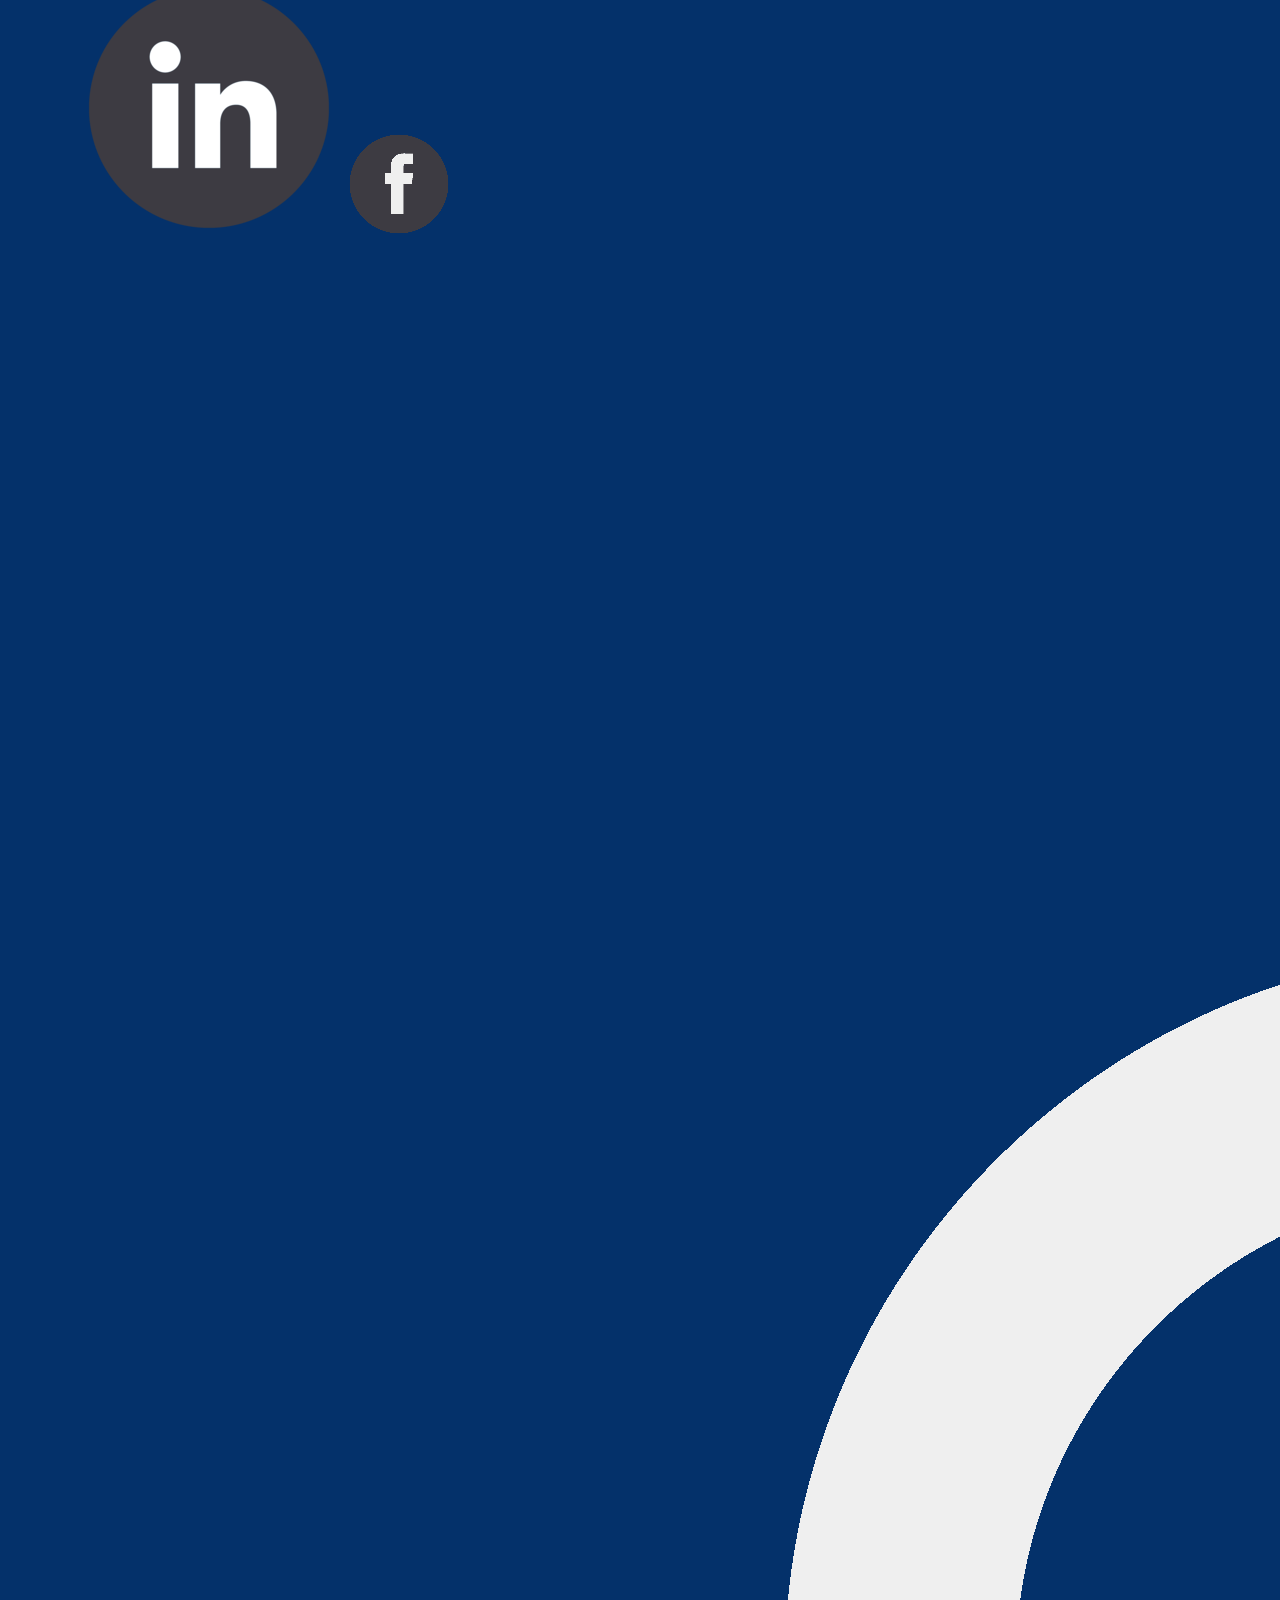
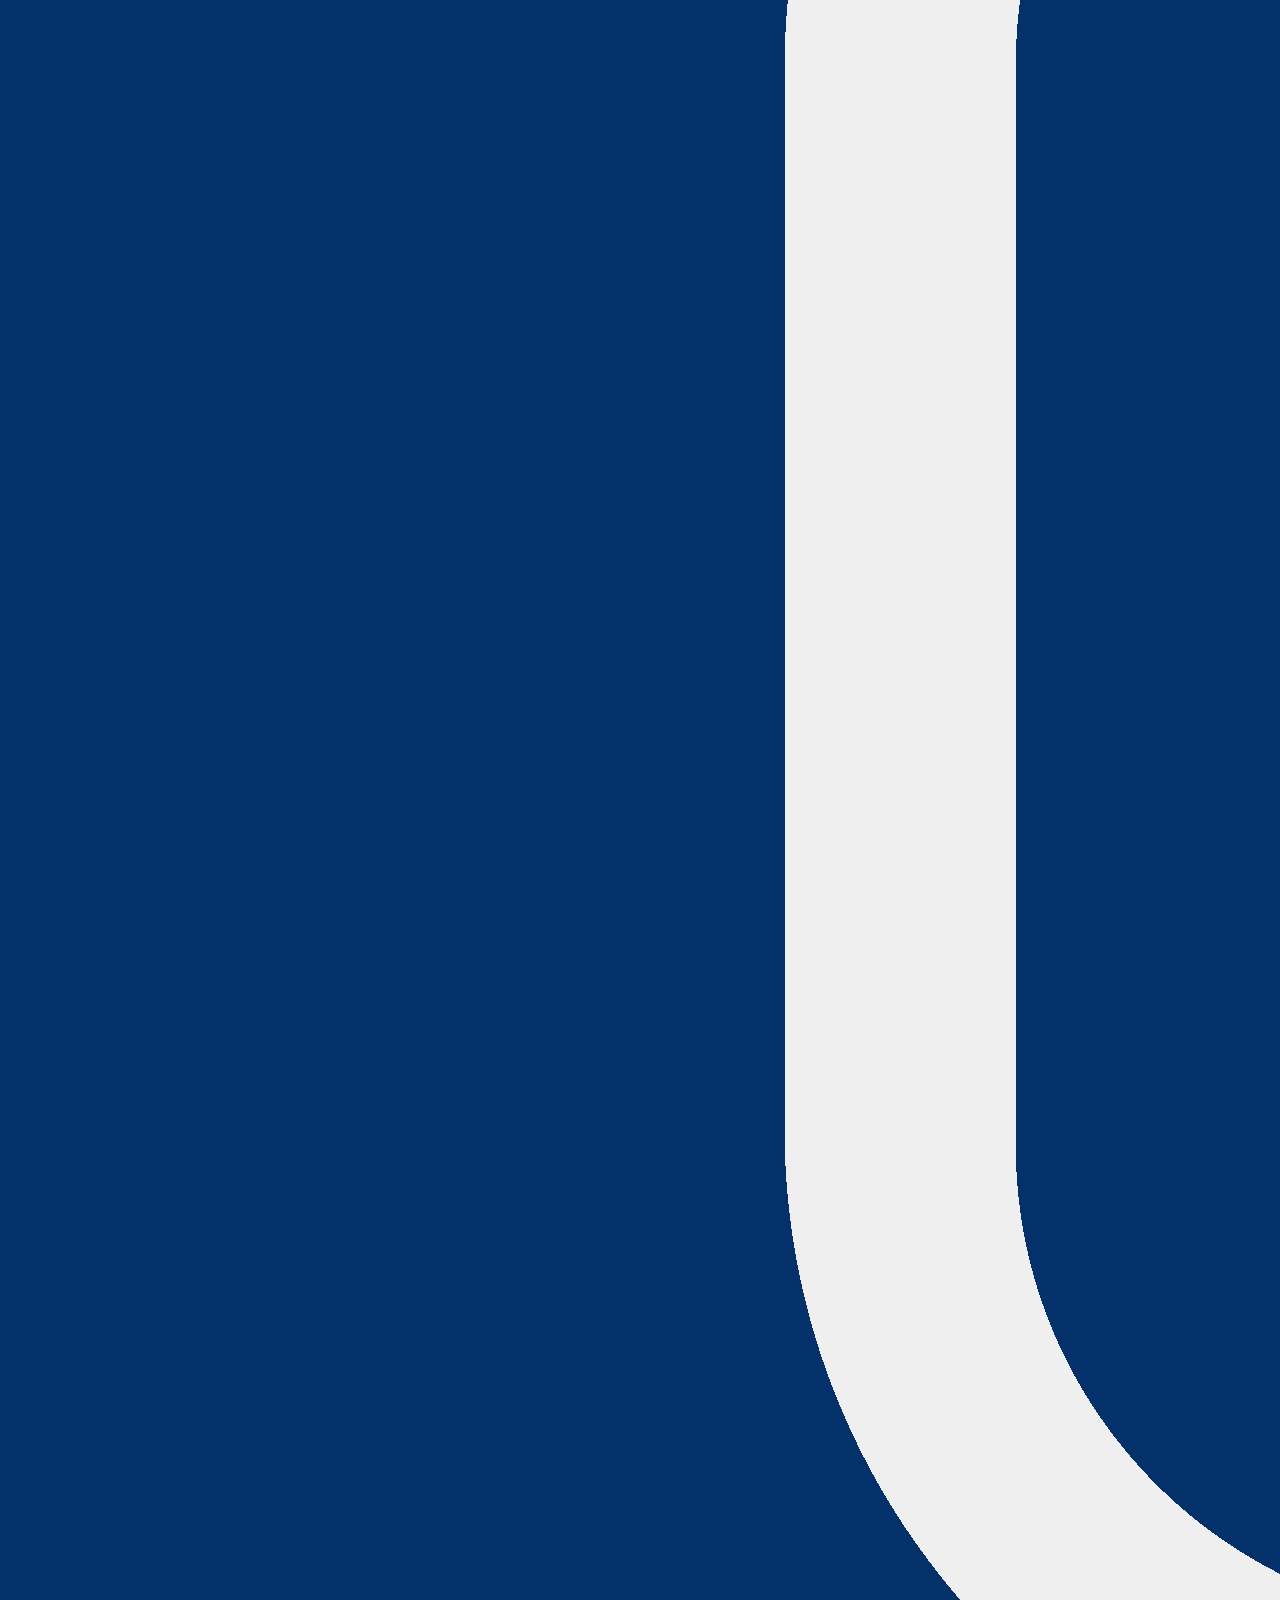
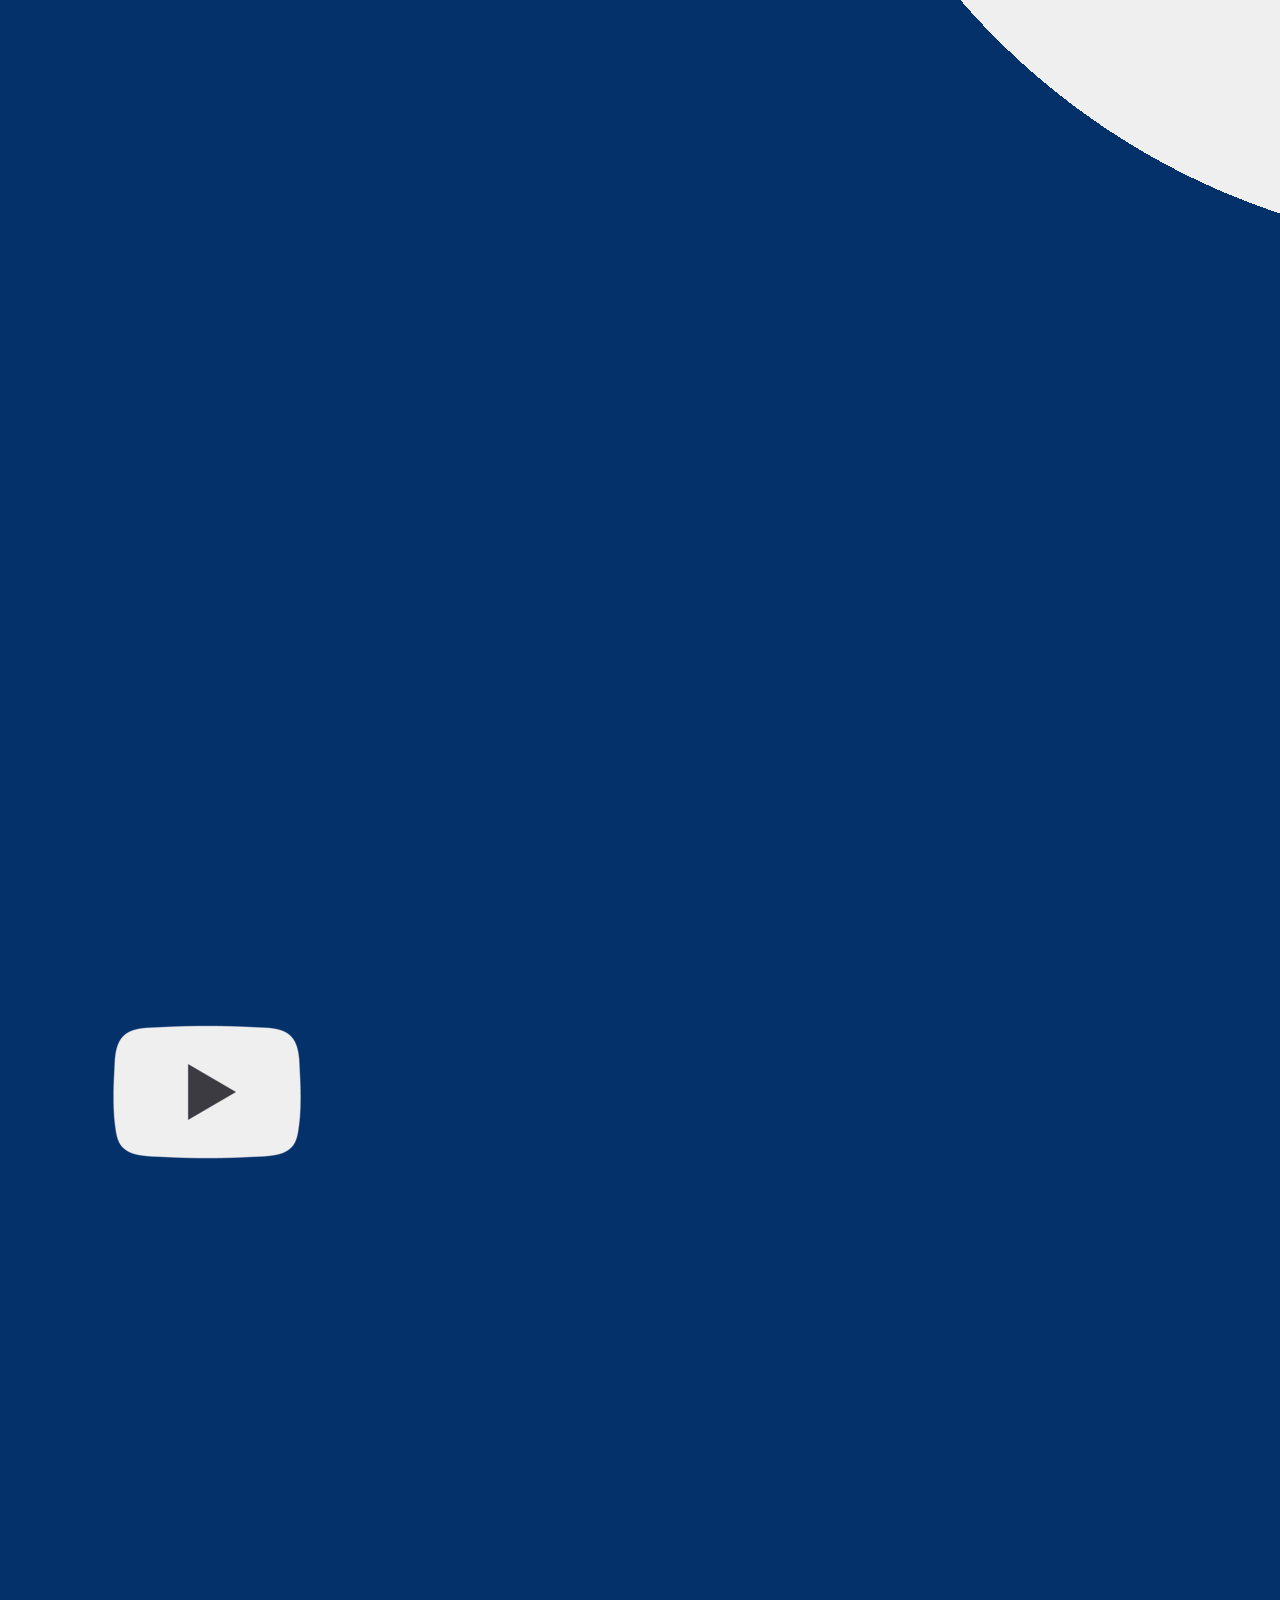
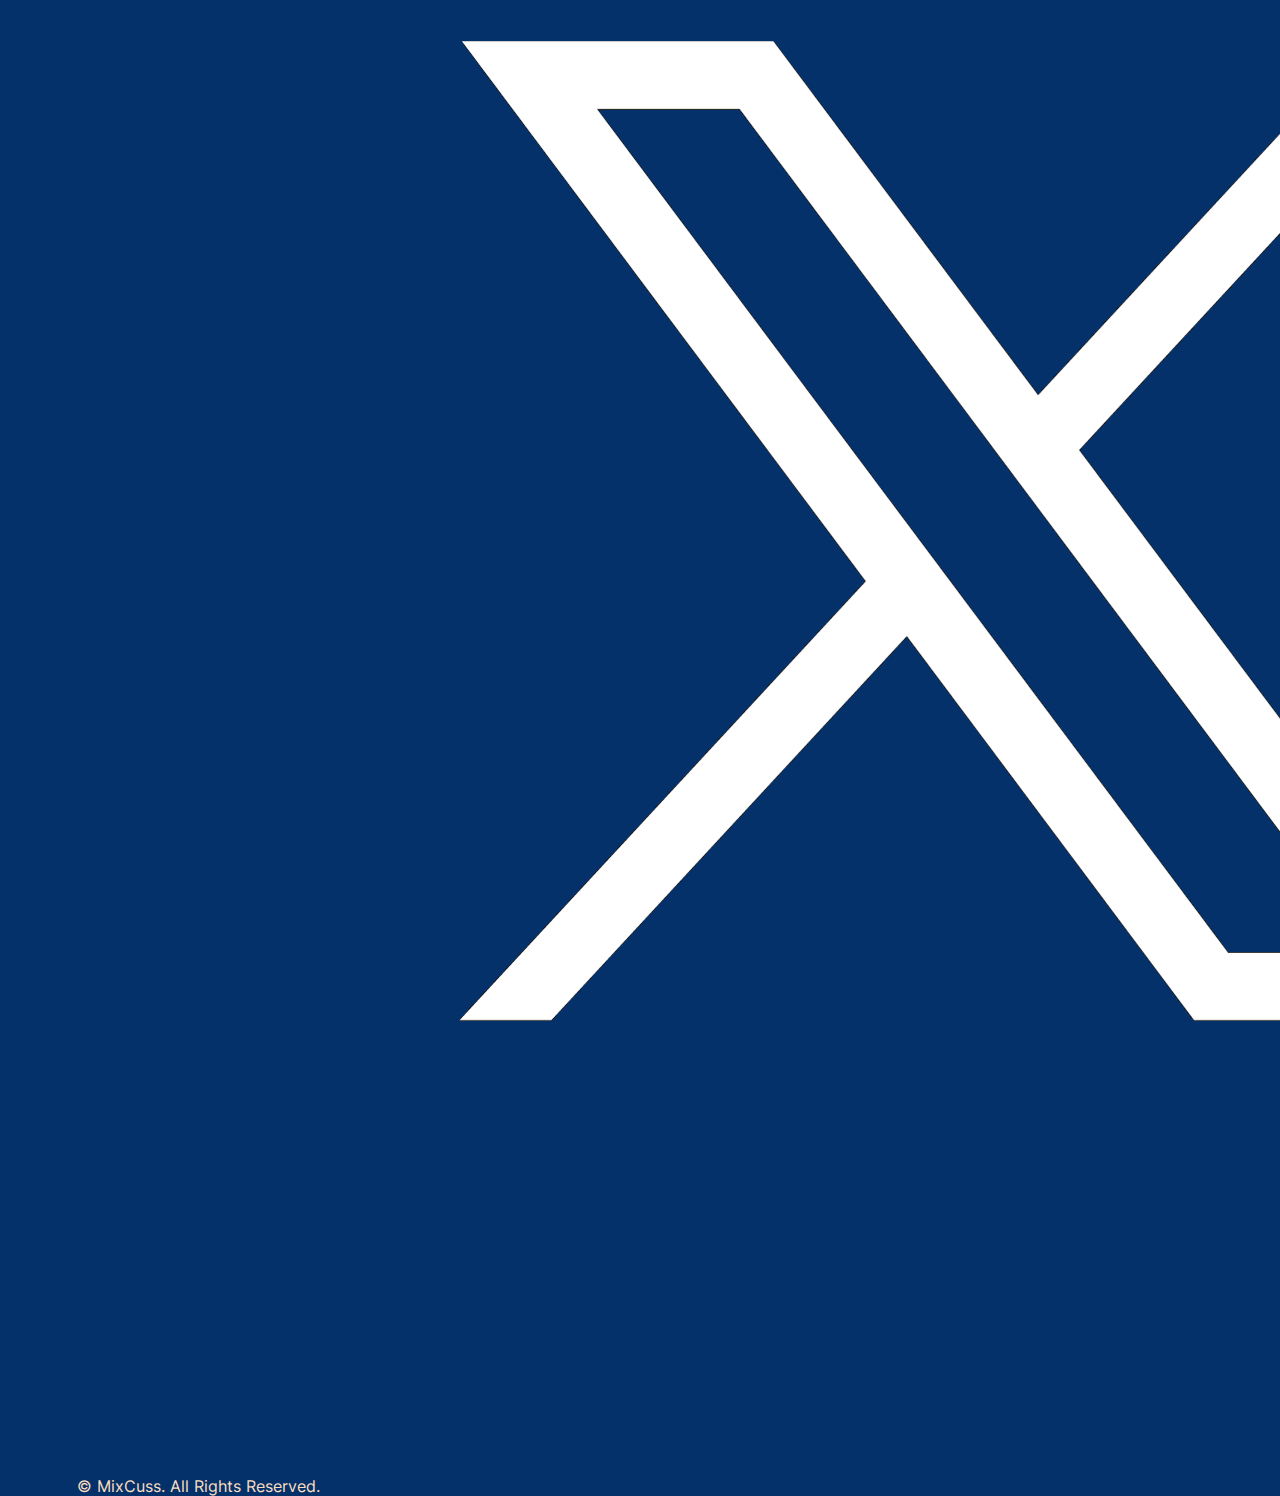
<file: contach.html>
<!DOCTYPE html>
<html lang="en">

<head>
    <meta charset="UTF-8">
    <meta name="viewport" content="width=device-width, initial-scale=1.0">
    <link rel="stylesheet" href="style.css">
    <link rel="stylesheet" href="styleMobile.css">
    <link rel="shortcut icon" type="image/x-icon" href="images/appIcon_transparent.png" />
    <script defer src="script.js"></script>
    <script defer src="scriptMobile.js"></script>
    <title>MixCuss: About</title>
</head>

<body>
    <div class="computer">
        <nav>
            <a href="index.html">
                <img src="images/logoWithName.png" class="logo">
            </a>
            <div>
                <a href="https://play.google.com/store/apps/details?id=com.udyam.mixcuss" class="downloadApp btn"
                    target="_blank">Install App</a>
            </div>
            <ul>
                <li><a href="#"><img src="images/contachWithName.png" alt="Contach" class="contachLogo"></a></li>
                <li><a href="privacyPolicy.html">Privacy Policy</a></li>
                <li><a href="termsOfUse.html">Terms of Use</a></li>
                <li><a href="legal.html">Legal</a></li>
            </ul>
        </nav>
    </div>

    <div class="mobile">
        <nav>
            <a href="index.html">
                <img src="images/logoWithName.png" alt="MixCuss" class="logo">
            </a>
        </nav>
    </div>

    <div class="mobile">
        <div class="menuButtonContainer">
            <div onclick="openSidebar()" id="menuButton" class="menuButton"></div>
            <div onclick="closeSidebar()" id="closeButton" class="menuButton"></div>
        </div>
    </div>

    <div class="mobile">
        <div id="sideNavBarrier" onclick="closeSidebar()"></div>
    </div>

    <div class="mobile">
        <div id="mySidenav" class="sidenav">
            <a onclick="closeSidebar()" href="about.html">About</a>
            <a onclick="closeSidebar()" href="#">Contach</a>
            <a onclick="closeSidebar()" href="privacyPolicy.html">Privacy Policy</a>
            <a onclick="closeSidebar()" href="termsOfUse.html">Terms of Use</a>
            <a onclick="closeSidebar()" href="legal.html">Legal</a>
            <a onclick="closeSidebar()" href="contact.html">Contact</a>
        </div>
    </div>

    <!-- Main content starts from here -->

    <div class="privacyPolicyWrapper">
        <div class="privacyPolicyHeader">
            <div class="computer">
                <br>
                <br>
                <br>
                <br>
                <h1 style="display: inline-flex; align-items: center; gap: 1vw;"><img src="images/contachLogo.png" width="50vw" alt="">Contach</h1>
                <br>
            </div>
            <div class="mobile"><h1>Contach</h1></div>
            <br>
            <br>
            <br>
        </div>
        <div class="information">
            Contach is a unique cloud-relayed contact service designed to counter emerging privacy and 
            digital threats. With Contach, you can connect without ever sharing your contact number.
            It's a secure, modern alternative to traditional contact exchange and it is simple to use.
        </div>
        <br>
        <br>

        <div class="descriptionSectionWrapper">
            <div class="textAvatar">
                Why Contach
            </div>
    
            <div class="avatarSideText aboutAvatarText">
                Your every digital action - every message, every search, every swipe - feeds a system. 
                According to a study, major platforms collect thousands of data points per user - often 
                without informed consent. And this data, isn't just stored, it is interpreted. AI 
                models running across, powerful cloud infrastructures, can infer your mood, habits, 
                health status, or financial standing - all from simple patterns. You don't have to 
                type it. They already know it. <br><br>
                More concerning is the rise of “shadow profiles”. 
                Shadow profiles are user-like behavior models built even for non-users and they are 
                now generated at industrial scale! Using this, according to a report, people are being 
                tracked and profiled based on associations, proximity, and metadata - not just their 
                actions. In this landscape, the scope of inference from a single bit of information - 
                like your contact number - is significant, and we understand this wholeheartedly. <br><br>
                We strongly believe that modern technology should not restrict people from exploration 
                due to privacy fears. Rather, it should add an extra dimension to their freedom.
            </div>
        </div>

        <div class="descriptionSectionWrapper">
            <div class="textAvatar">
                How To Use
            </div>

            <div class="avatarSideText aboutAvatarText">
                Using Contach is very simple. To connect with your client, for example, you only 
                need three simple details: First name, Last name, and their Contach code. Every 
                MixCuss user gets a six-character Contach code upon signing in and you can find it 
                in the Contach screen. Once you have these details, you create a Contach Request. 
                Now your client can connect with you in two ways: <br>
                    - By entering your first name, last name, and Contach code. <br>
                    - Or simply by scanning the QR code generated with your request. <br> <br>
                Isn't it simple and smart?
            </div>
        </div>
        
        <div class="descriptionSectionWrapper">
            <div class="textAvatar">
                Other Features
            </div>

            <div class="avatarSideText aboutAvatarText">
                It doesn't end here - Contach is a feature rich service built with professionals 
                in mind. While creating a Contach Request, you can also set a duration - defining 
                how long, you want to stay connected with your client. This means, your contact 
                network grows, on your terms. <br><br>
                With Contach, you can confidently reach out to people 
                you'd hesitate to share your number with - whether it's a prospective client, a 
                business lead, or someone important you just met. Since each Contach Request is, 
                exclusively valid between you and the recipient, your privacy remains intact - even 
                if it is shared or seen by others. Contach also provides options, to connect with 
                groups safely and effortlessly.
            </div>
        </div>
    </div>

    <div class="computer footerSeparator"></div>

    <div class="mobile">
        <div class="footer">
            <img src="images/logoWithName.png" class="logo">
                <br>
                <br>
                <br>
                <h3>Contact Us</h3>
                <br>
                <h4>
                    Email: <a href="mailto:mixcuss@gmail.com">mixcuss@gmail.com</a>
                </h4>
                <br>
                <br>
                <h3>Follow Us</h3>
                <br>
                <img src="images/linkedinLogo.png" class="footerLogo" id="linkedInLogo">
                <img src="images/facebookLogo.png" class="footerLogo" id="facebookLogo">
                <img src="images/instagramLogo.png" class="footerLogo" id="instagramLogo">
                <img src="images/youtubeLogo.png" class="footerLogo" id="youtubeLogo">
                <img src="images/xLogo.png" class="footerLogo" id="xLogo">
                <br>
                <br>
                <br>
                <h4>
                    &copy; MixCuss. All Rights Reserved.
                </h4>
        </div>
    </div>

    <div class="computer">
        <div class="footer">
            <div class="subFooter" style="width: 65vw;">
                <img src="images/logoWithName.png" class="logo">
                <br>
                <br>
                <br>
                <h3>Contact Us</h3>
                <br>
                <h4>
                    Email: <a href="mailto:mixcuss@gmail.com">mixcuss@gmail.com</a>
                </h4>
                <br>
                <br>
                <h3>Follow Us</h3>
                <br>
                <img src="images/linkedinLogo.png" class="footerLogo" id="linkedInLogo">
                <img src="images/facebookLogo.png" class="footerLogo" id="facebookLogo">
                <img src="images/instagramLogo.png" class="footerLogo" id="instagramLogo">
                <img src="images/youtubeLogo.png" class="footerLogo" id="youtubeLogo">
                <img src="images/xLogo.png" class="footerLogo" id="xLogo">
                <br>
                <br>
                <br>
                <h4>
                    &copy; MixCuss. All Rights Reserved.
                </h4>
            </div>
    
            <div class="subFooter" style="width: auto;">
                <h3>Quick Links</Link></h3>
                <br>
                <h4><a href="about.html">About</a></h4>
                <br>
                <h4><a href="ourStory.html">Our Story</a></h4>
                <br>
                <h4><a href="news.html">News</a></h4>
                <br>
                <h4><a href="faqs.html">FAQs</a></h4>
            </div>
        </div>
    </div>
</body>

</html>
</file>
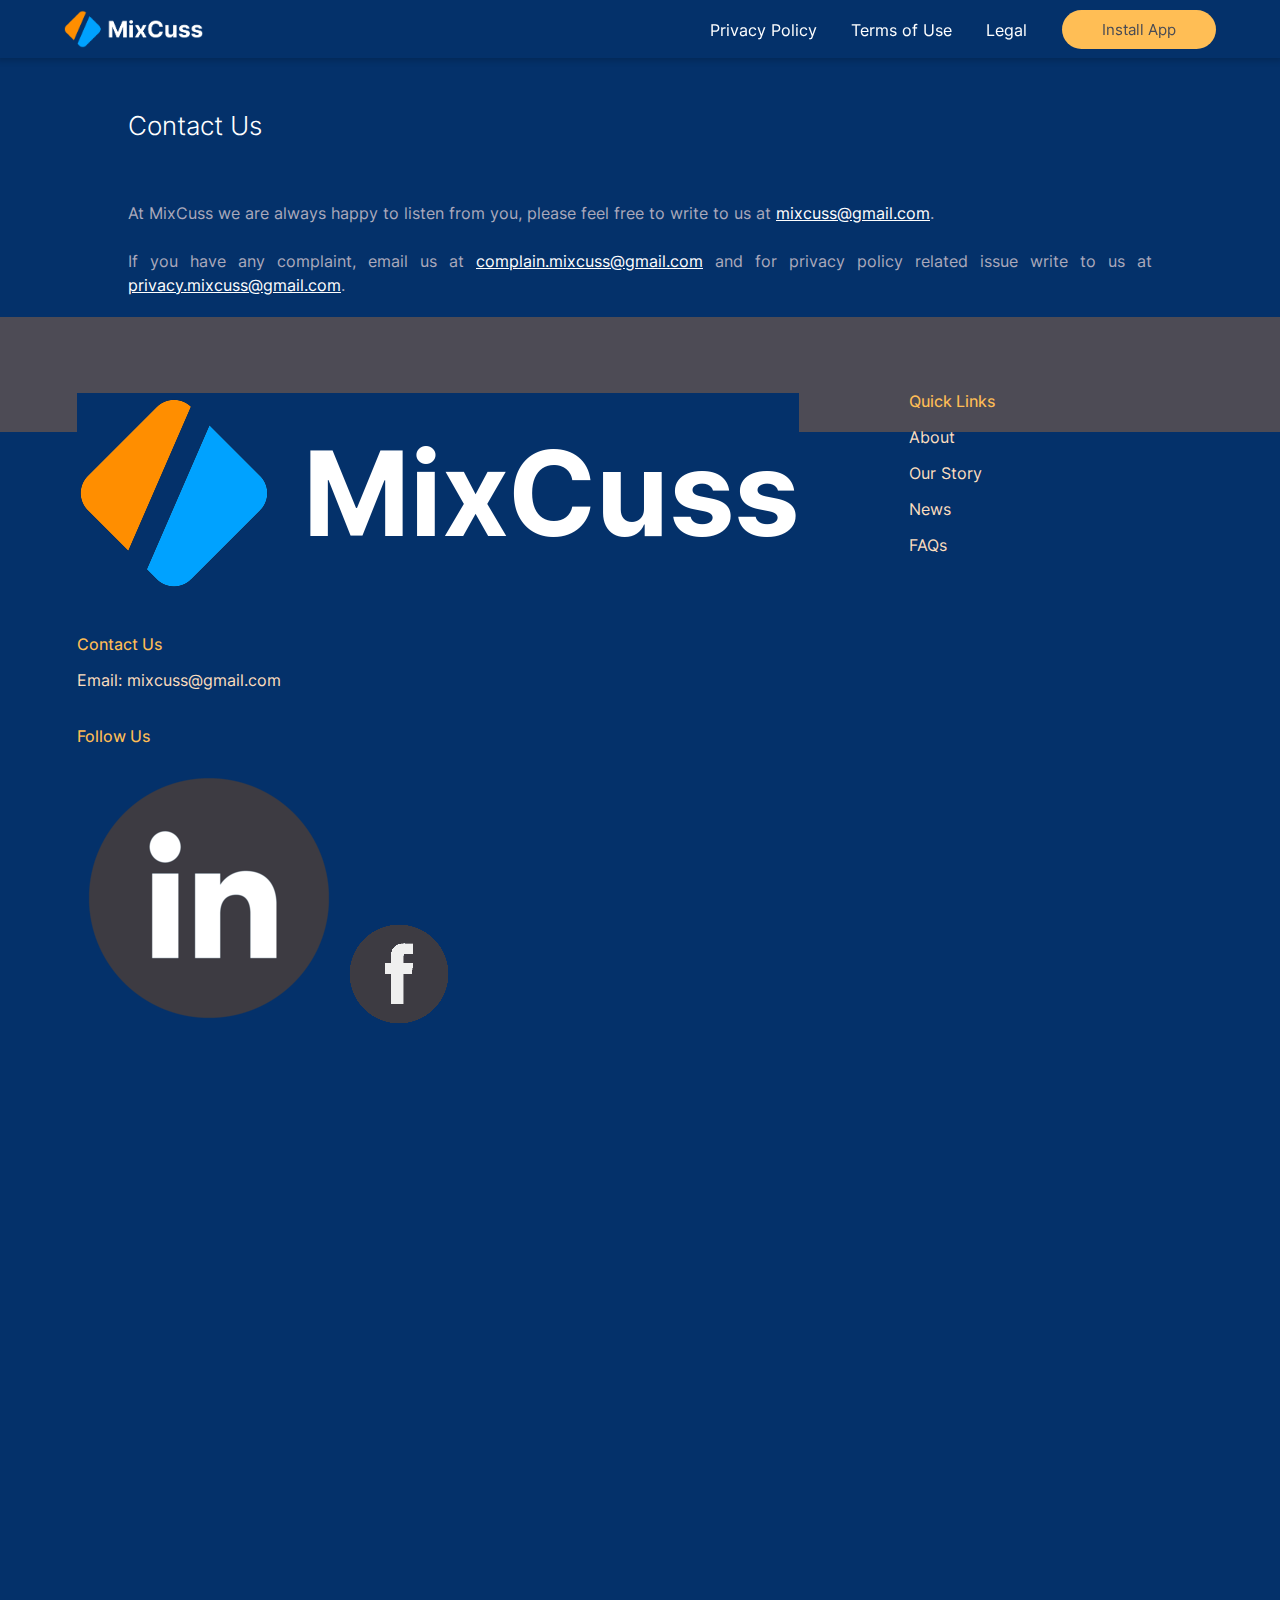
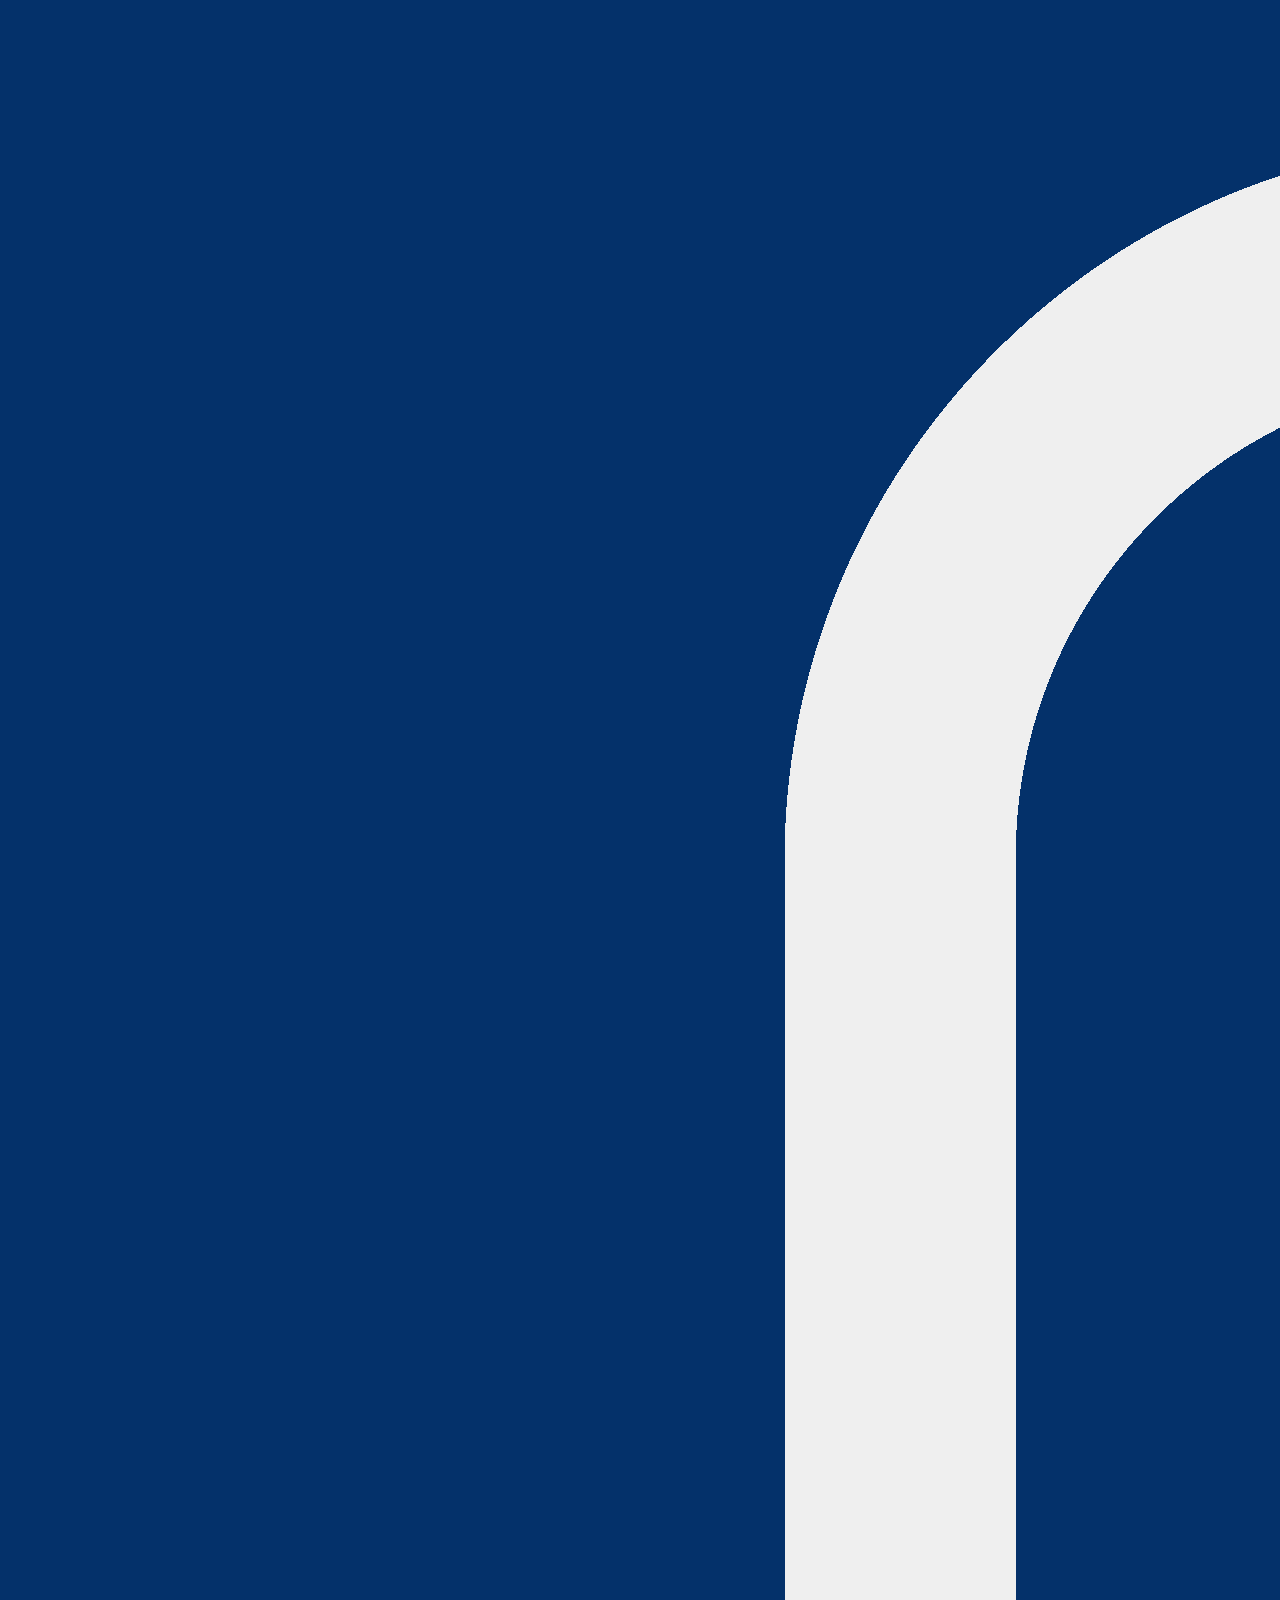
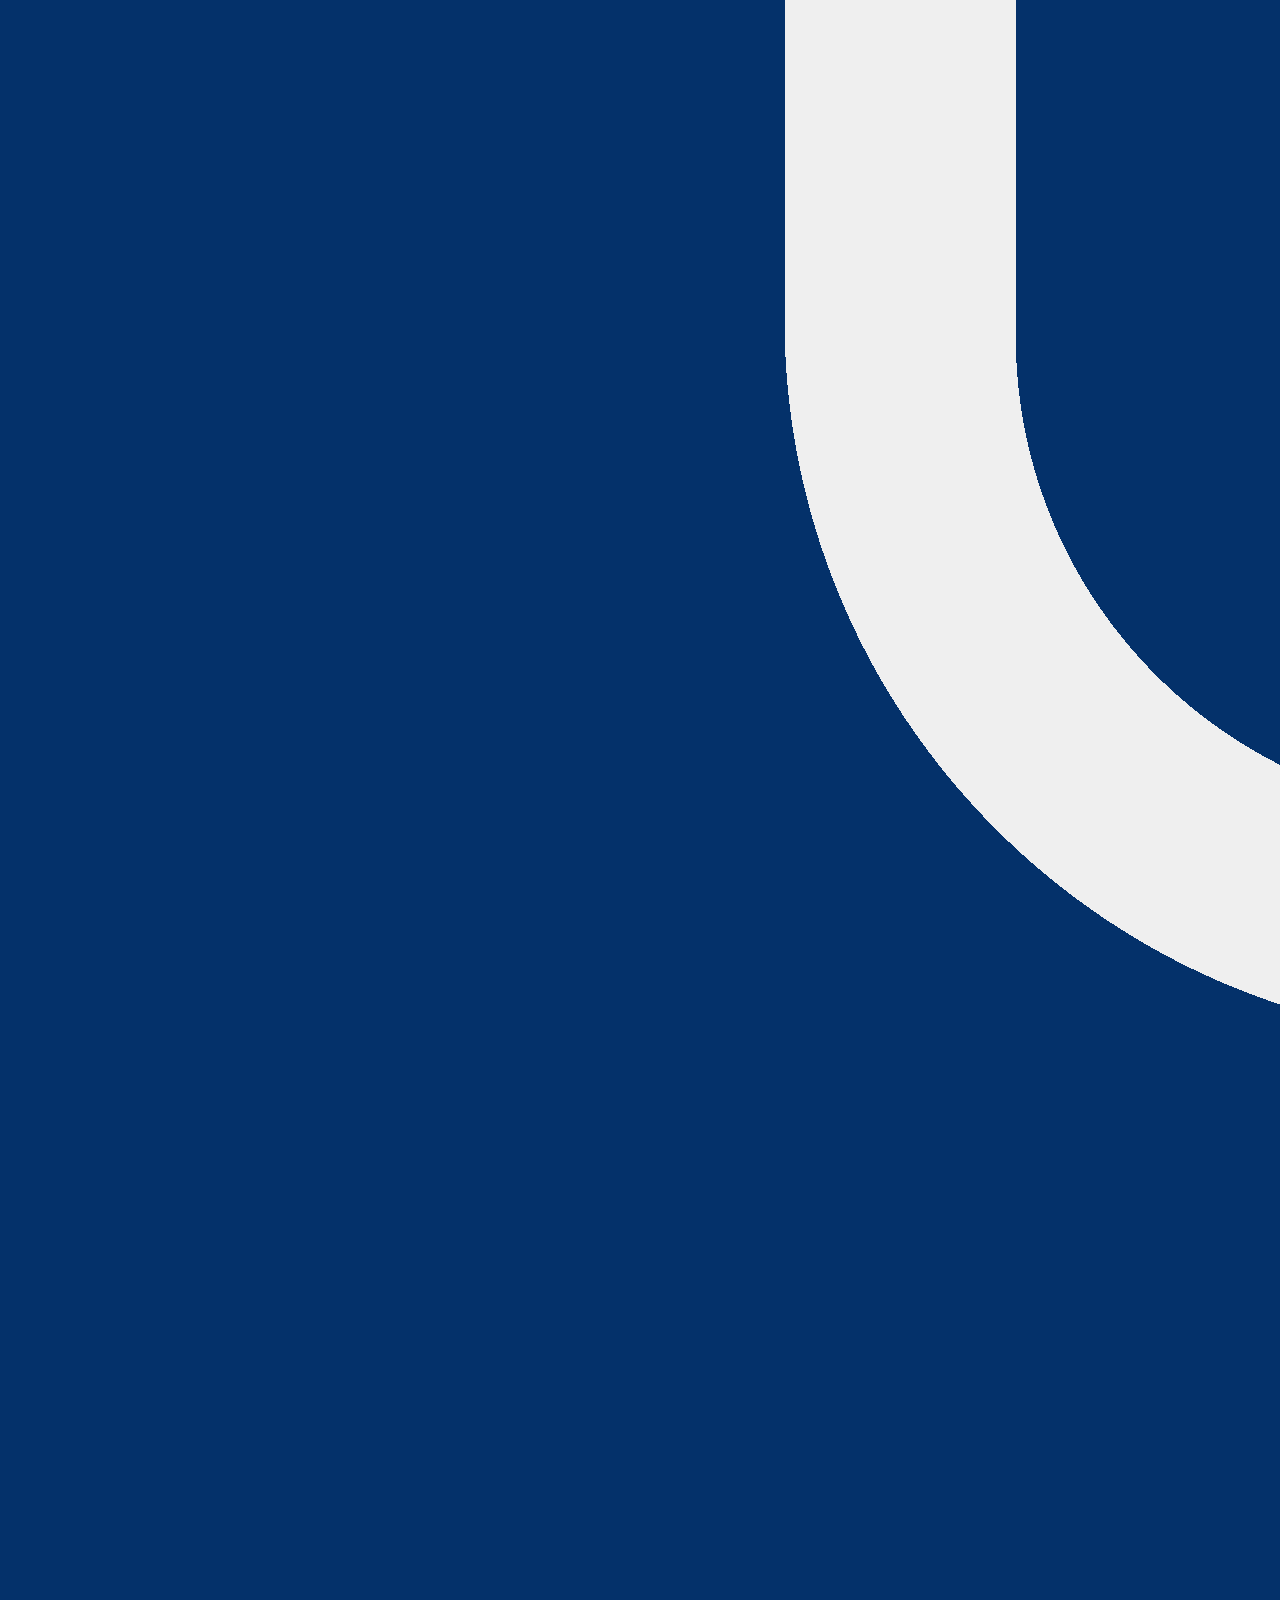
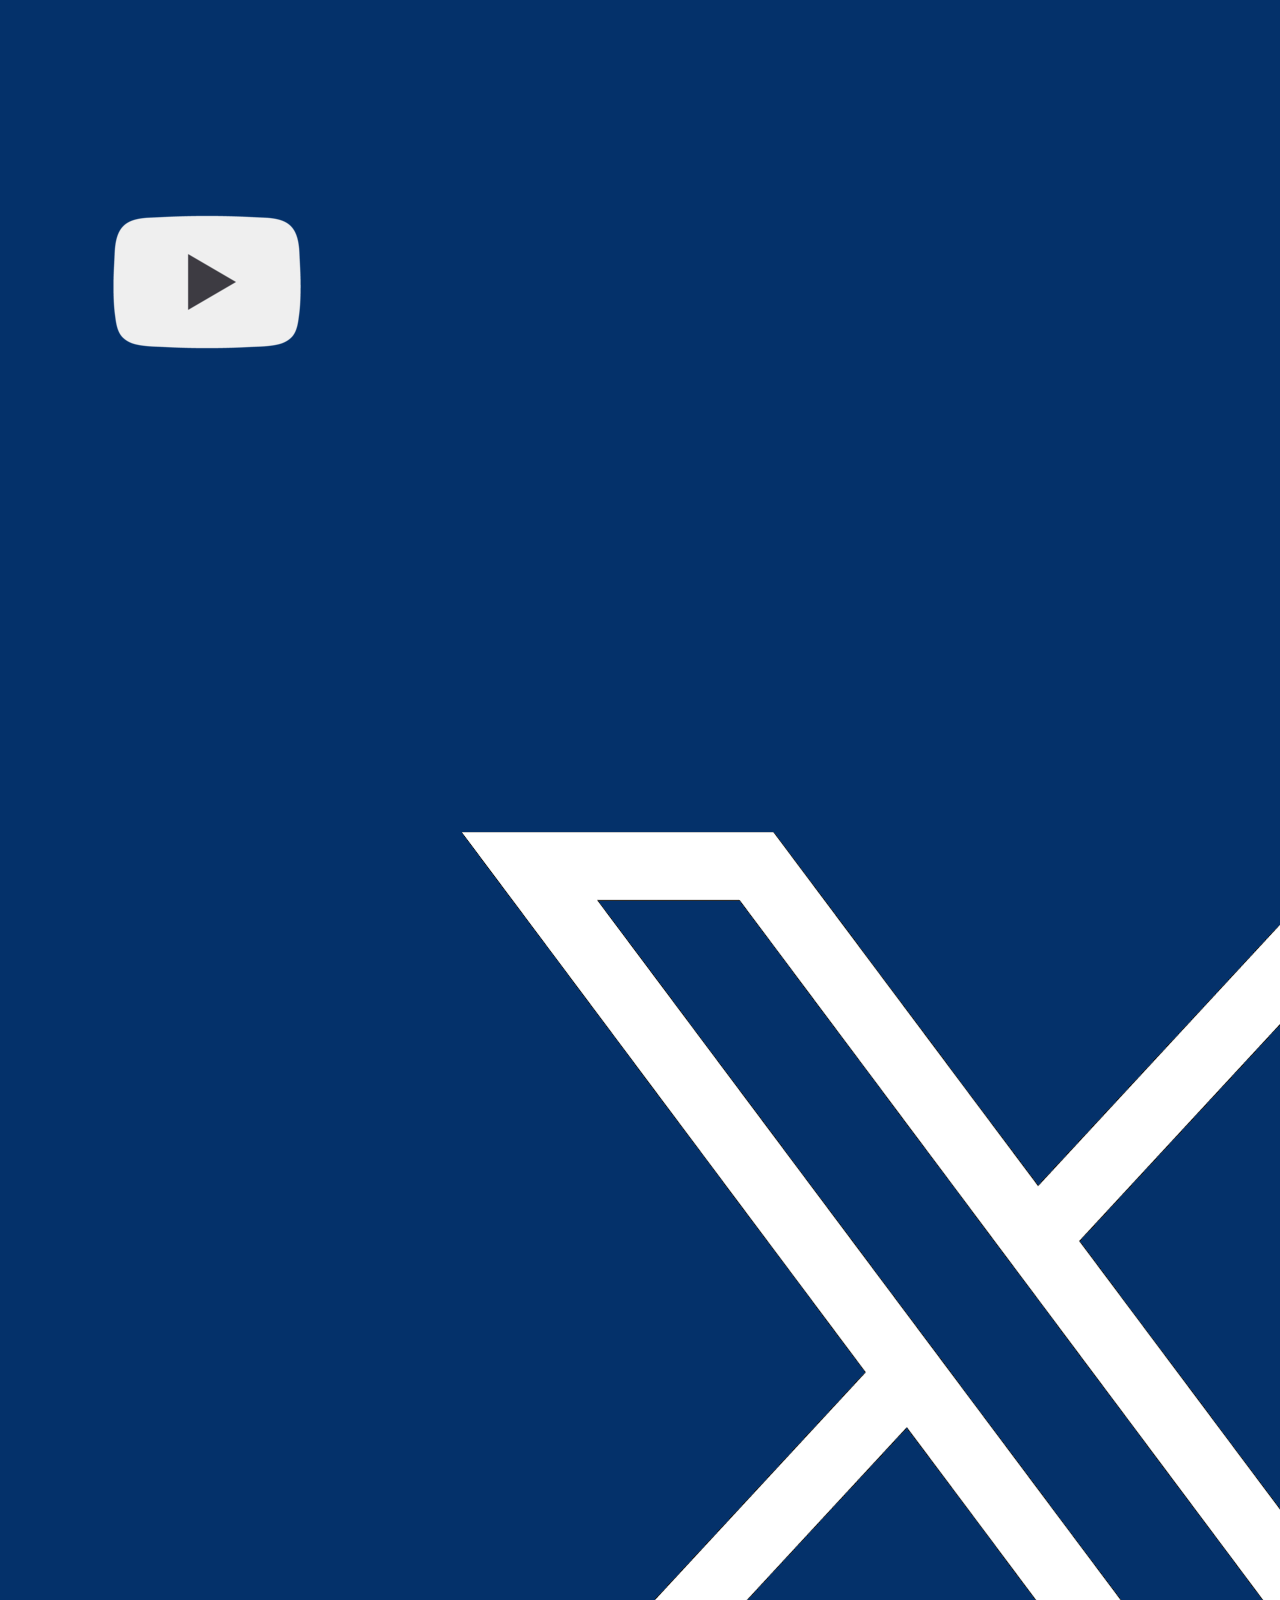
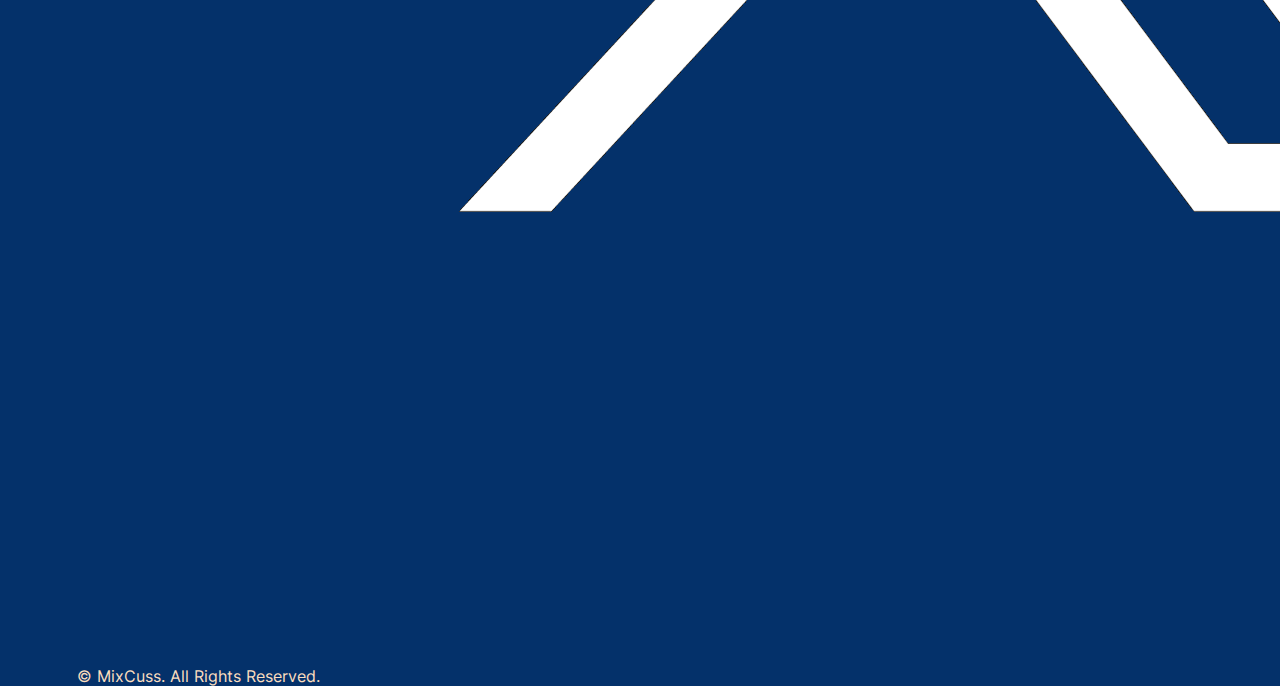
<file: contact.html>
<!DOCTYPE html>
<html lang="en">

<head>
    <meta charset="UTF-8">
    <meta name="viewport" content="width=device-width, initial-scale=1.0">
    <link rel="stylesheet" href="style.css">
    <link rel="stylesheet" href="styleMobile.css">
    <link rel="shortcut icon" type="image/x-icon" href="images/appIcon_transparent.png" />
    <script defer src="script.js"></script>
    <script defer src="scriptMobile.js"></script>
    <title>MixCuss: Contact</title>
</head>

<body>
    <div class="computer">
        <nav>
            <a href="index.html">
                <img src="images/logoWithName.png" class="logo">
            </a>
            <div>
                <a href="https://play.google.com/store/apps/details?id=com.udyam.mixcuss" class="downloadApp btn"
                    target="_blank">Install App</a>
            </div>
            <ul>
                <li><a href="privacyPolicy.html">Privacy Policy</a></li>
                <li><a href="termsOfUse.html">Terms of Use</a></li>
                <li><a href="legal.html">Legal</a></li>
            </ul>
        </nav>
    </div>

    <div class="mobile">
        <nav>
            <a href="index.html">
                <img src="images/logoWithName.png" alt="MixCuss" class="logo">
            </a>
        </nav>
    </div>

    <div class="mobile">
        <div class="menuButtonContainer">
            <div onclick="openSidebar()" id="menuButton" class="menuButton"></div>
            <div onclick="closeSidebar()" id="closeButton" class="menuButton"></div>
        </div>
    </div>

    <div class="mobile">
        <div id="sideNavBarrier" onclick="closeSidebar()"></div>
    </div>

    <div class="mobile">
        <div id="mySidenav" class="sidenav">
            <a onclick="closeSidebar()" href="about.html">About</a>
            <a onclick="closeSidebar()" href="contach.html">Contach</a>
            <a onclick="closeSidebar()" href="privacyPolicy.html">Privacy Policy</a>
            <a onclick="closeSidebar()" href="termsOfUse.html">Terms of Use</a>
            <a onclick="closeSidebar()" href="legal.html">Legal</a>
            <a onclick="closeSidebar()" href="#">Contact</a>
        </div>
    </div>

    <!-- Main content starts from here -->

    <div class="privacyPolicyWrapper">
        <div class="privacyPolicyHeader">
            <h1>Contact Us</h1>
            <br>
            <br>
            <br>
        </div>

        <div class="information">
            At MixCuss we are always happy to listen from you, please feel free to write to us at <a href= "mailto: mixcuss@gmail.com">mixcuss@gmail.com</a>.
            <br>
            <br>
            If you have any complaint, email us at <a href= "mailto: complain.mixcuss@gmail.com">complain.mixcuss@gmail.com</a> and for privacy policy related issue write
            to us at <a href= "mailto: privacy.mixcuss@gmail.com">privacy.mixcuss@gmail.com</a>.
        </div>
    </div>

    <div class="featureSeparator"></div>
    
    <div class="mobile">
        <div class="footer">
            <img src="images/logoWithName.png" class="logo">
                <br>
                <br>
                <br>
                <h3>Contact Us</h3>
                <br>
                <h4>
                    Email: <a href="mailto:mixcuss@gmail.com">mixcuss@gmail.com</a>
                </h4>
                <br>
                <br>
                <h3>Follow Us</h3>
                <br>
                <img src="images/linkedinLogo.png" class="footerLogo" id="linkedInLogo">
                <img src="images/facebookLogo.png" class="footerLogo" id="facebookLogo">
                <img src="images/instagramLogo.png" class="footerLogo" id="instagramLogo">
                <img src="images/youtubeLogo.png" class="footerLogo" id="youtubeLogo">
                <img src="images/xLogo.png" class="footerLogo" id="xLogo">
                <br>
                <br>
                <br>
                <h4>
                    &copy; MixCuss. All Rights Reserved.
                </h4>
        </div>
    </div>

    <div class="computer">
        <div class="footer">
            <div class="subFooter" style="width: 65vw;">
                <img src="images/logoWithName.png" class="logo">
                <br>
                <br>
                <br>
                <h3>Contact Us</h3>
                <br>
                <h4>
                    Email: <a href="mailto:mixcuss@gmail.com">mixcuss@gmail.com</a>
                </h4>
                <br>
                <br>
                <h3>Follow Us</h3>
                <br>
                <img src="images/linkedinLogo.png" class="footerLogo" id="linkedInLogo">
                <img src="images/facebookLogo.png" class="footerLogo" id="facebookLogo">
                <img src="images/instagramLogo.png" class="footerLogo" id="instagramLogo">
                <img src="images/youtubeLogo.png" class="footerLogo" id="youtubeLogo">
                <img src="images/xLogo.png" class="footerLogo" id="xLogo">
                <br>
                <br>
                <br>
                <h4>
                    &copy; MixCuss. All Rights Reserved.
                </h4>
            </div>
    
            <div class="subFooter" style="width: auto;">
                <h3>Quick Links</Link></h3>
                <br>
                <h4>About</h4>
                <br>
                <h4><a href="ourStory.html">Our Story</a></h4>
                <br>
                <h4><a href="news.html">News</a></h4>
                <br>
                <h4><a href="faqs.html">FAQs</a></h4>
            </div>
        </div>
    </div>
</body>

</html>
</file>
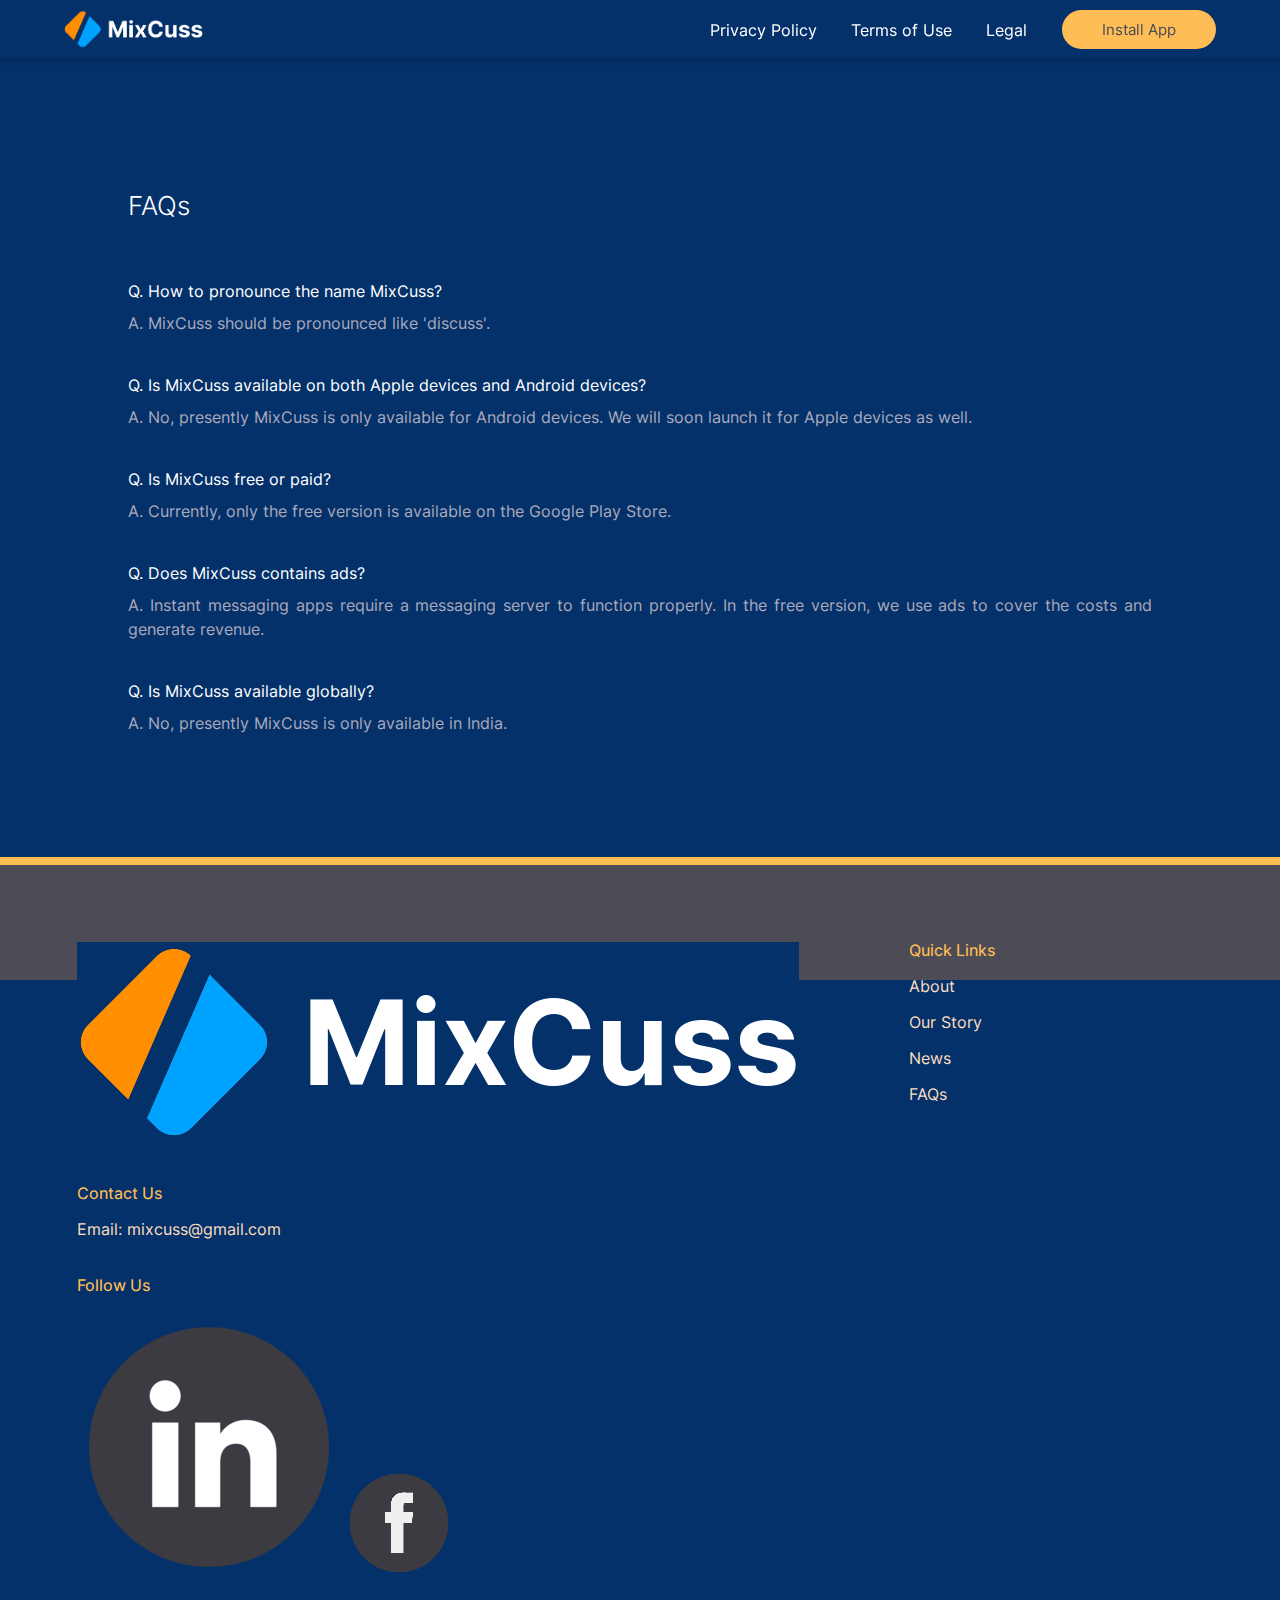
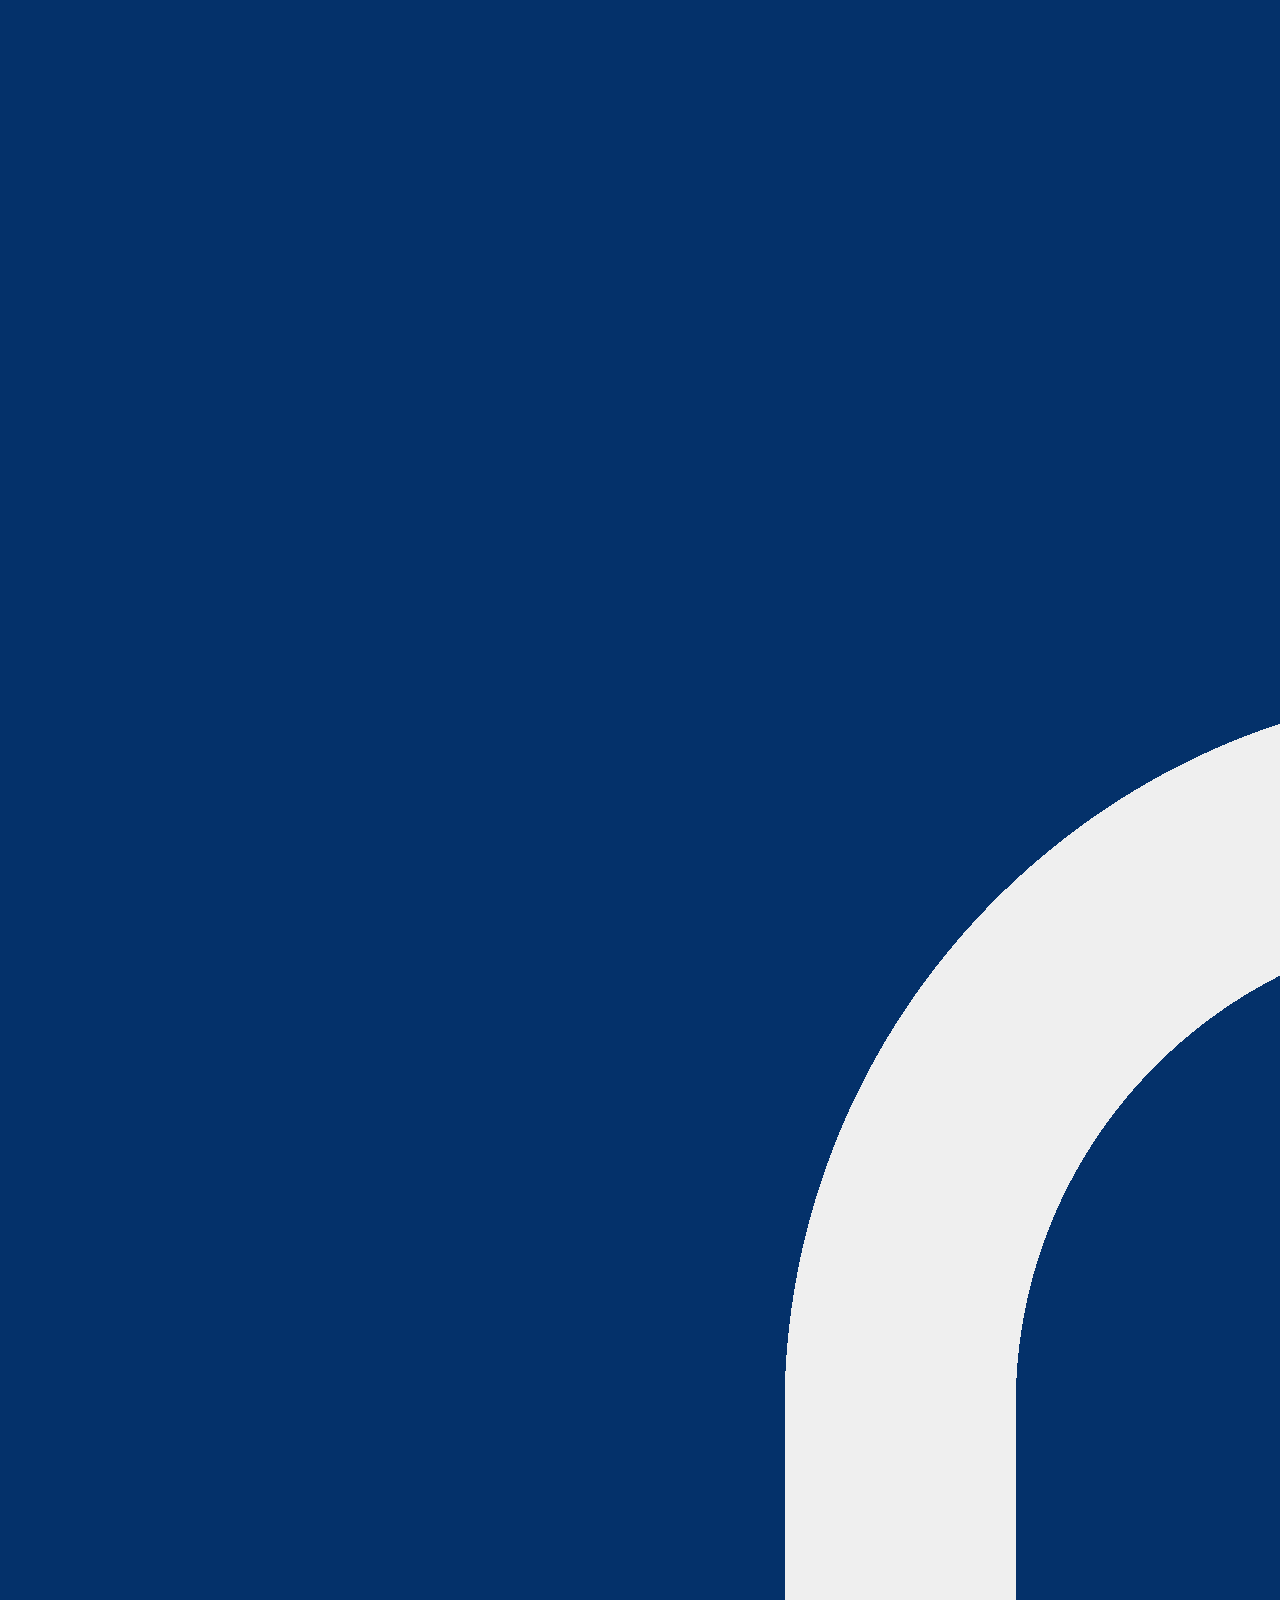
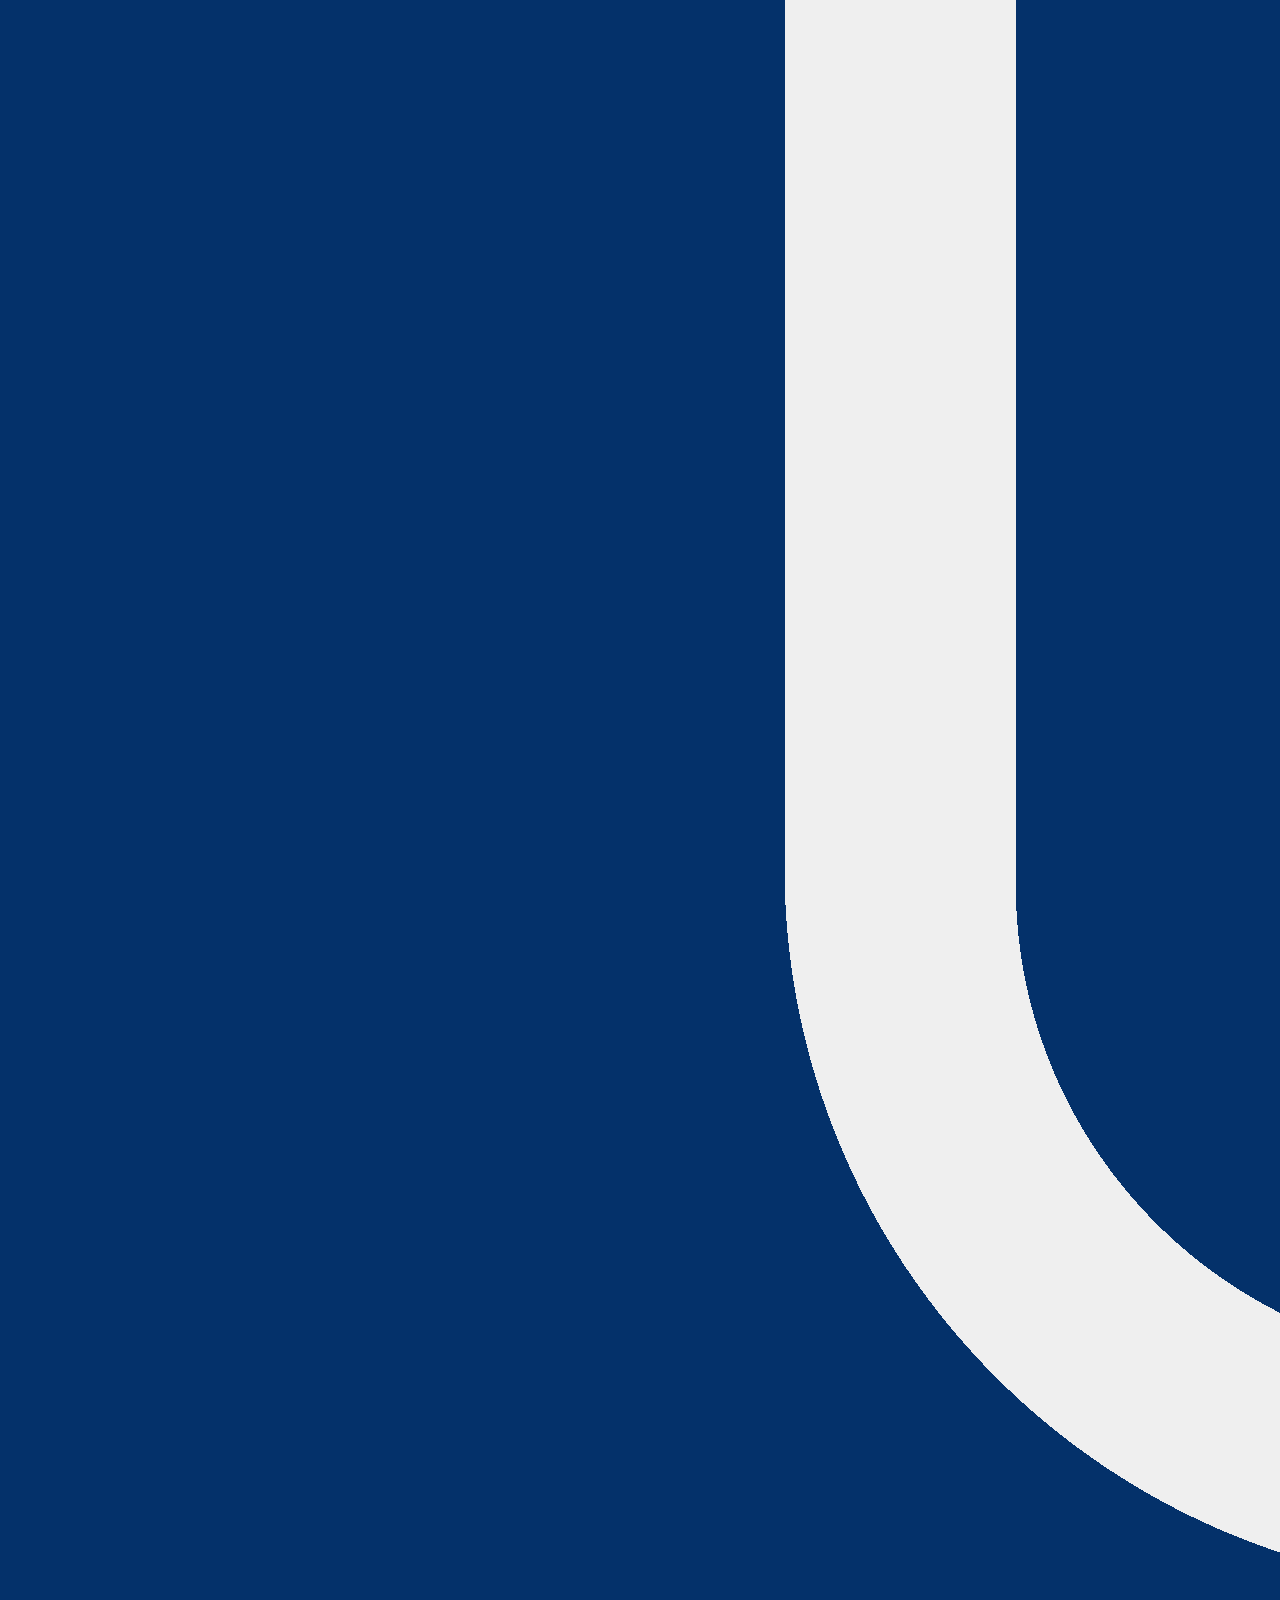
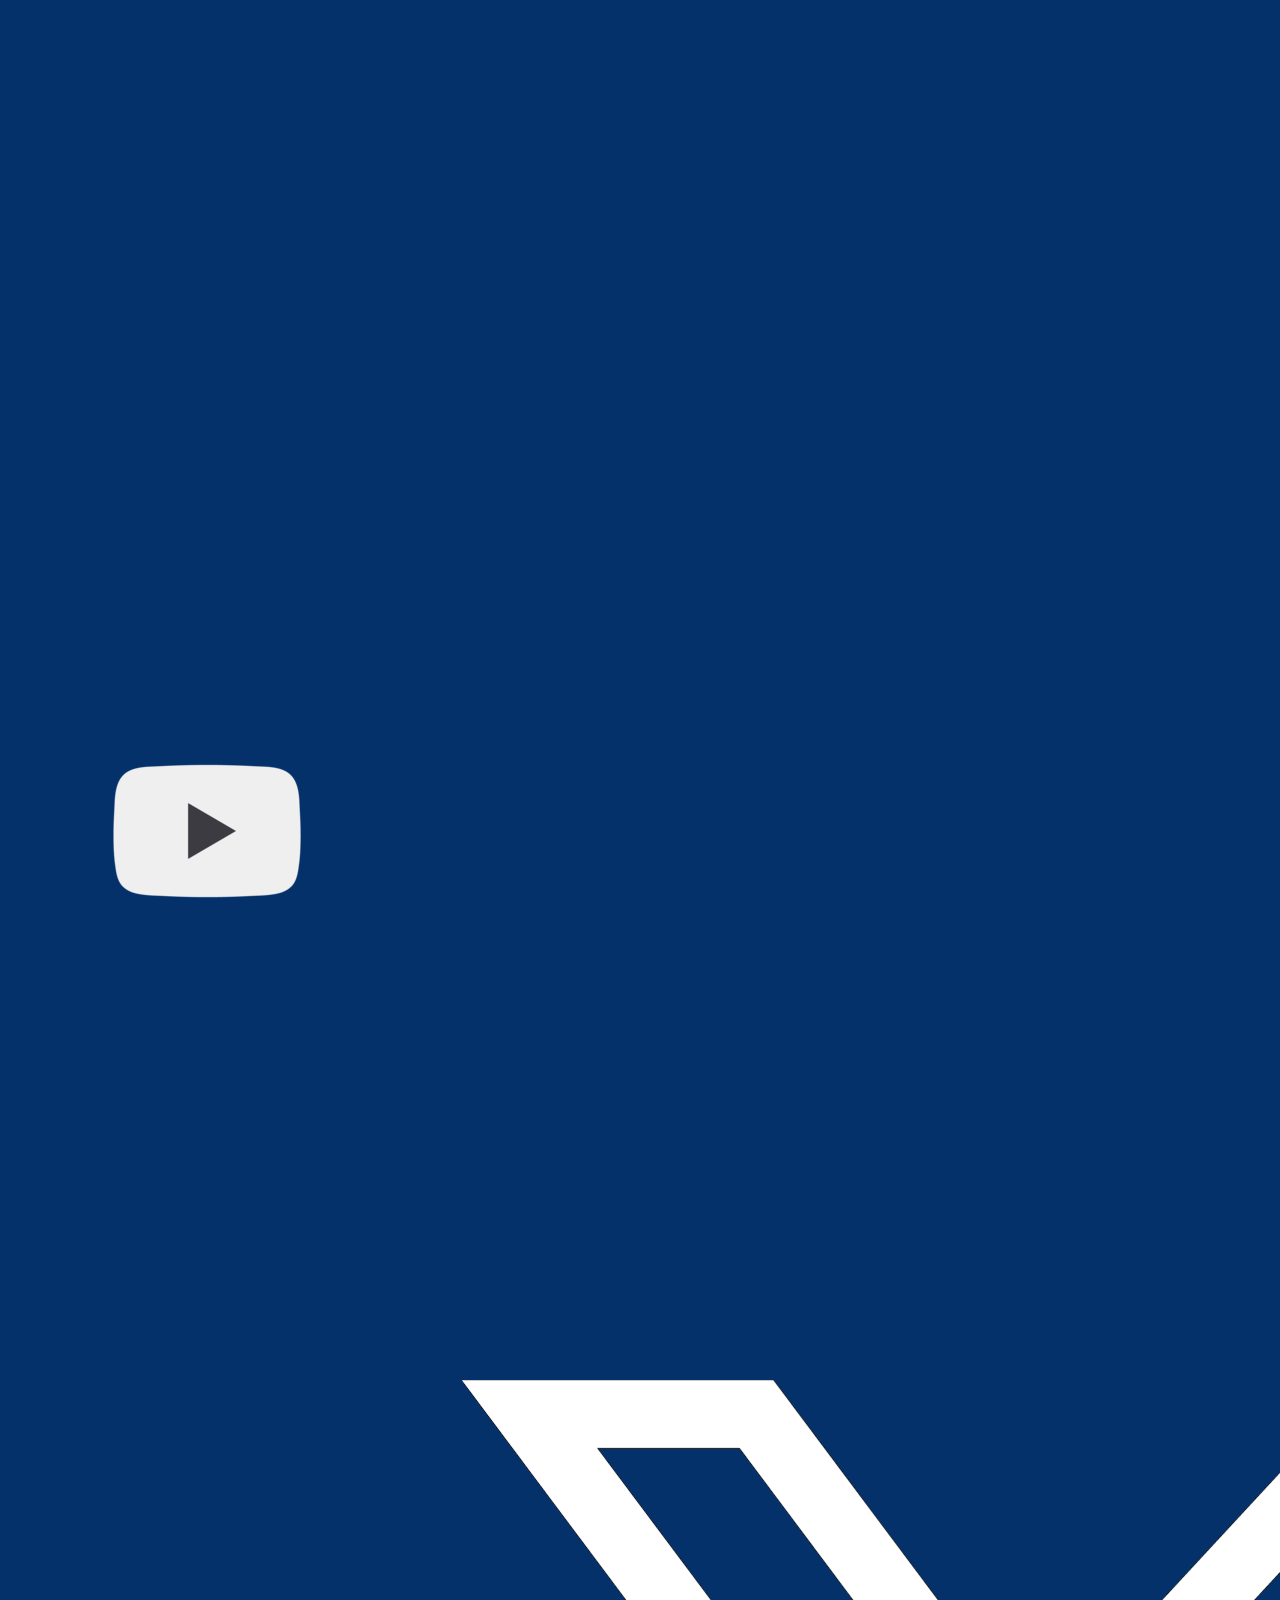
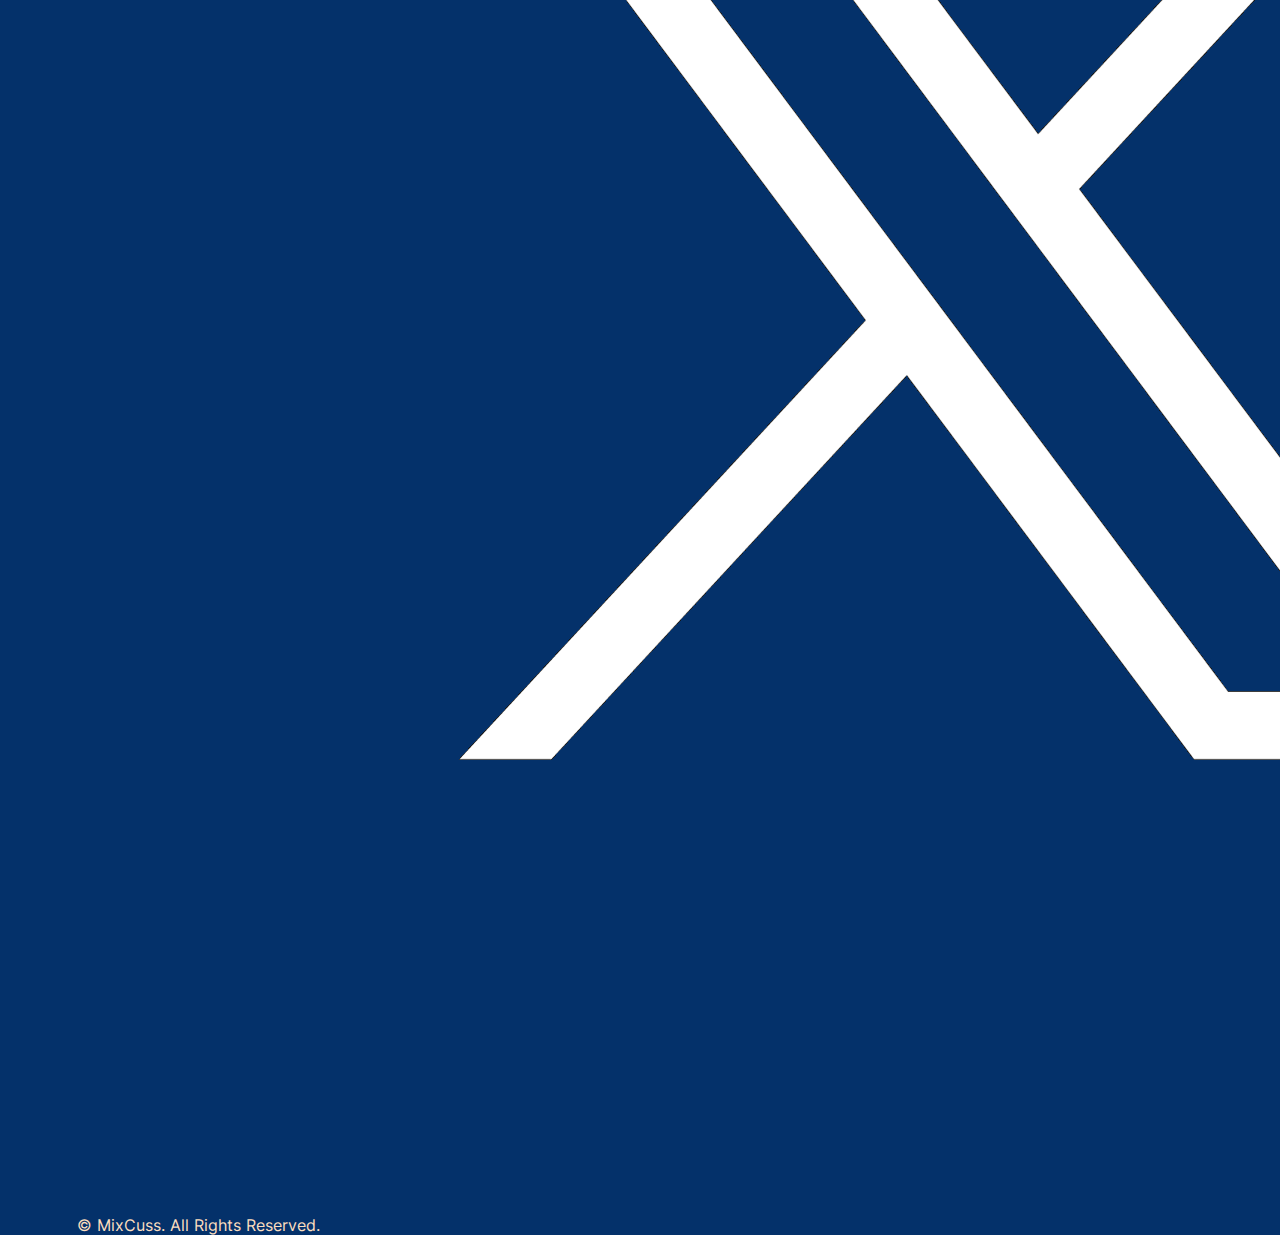
<file: faqs.html>
<!DOCTYPE html>
<html lang="en">

<head>
    <meta charset="UTF-8">
    <meta name="viewport" content="width=device-width, initial-scale=1.0">
    <link rel="stylesheet" href="style.css">
    <link rel="stylesheet" href="styleMobile.css">
    <link rel="shortcut icon" type="image/x-icon" href="images/appIcon_transparent.png" />
    <script defer src="script.js"></script>
    <script defer src="scriptMobile.js"></script>
    <title>MixCuss: FAQs</title>
</head>

<body>
    <div class="computer">
        <nav>
            <a href="index.html">
                <img src="images/logoWithName.png" class="logo">
            </a>
            <div>
                <a href="https://play.google.com/store/apps/details?id=com.udyam.mixcuss" class="downloadApp btn"
                    target="_blank">Install App</a>
            </div>
            <ul>
                <li><a href="privacyPolicy.html">Privacy Policy</a></li>
                <li><a href="termsOfUse.html">Terms of Use</a></li>
                <li><a href="legal.html">Legal</a></li>
            </ul>
        </nav>
    </div>

    <div class="mobile">
        <nav>
            <a href="index.html">
                <img src="images/logoWithName.png" alt="MixCuss" class="logo">
            </a>
        </nav>
    </div>

    <div class="mobile">
        <div class="menuButtonContainer">
            <div onclick="openSidebar()" id="menuButton" class="menuButton"></div>
            <div onclick="closeSidebar()" id="closeButton" class="menuButton"></div>
        </div>
    </div>

    <div class="mobile">
        <div id="sideNavBarrier" onclick="closeSidebar()"></div>
    </div>

    <div class="mobile">
        <div id="mySidenav" class="sidenav">
            <a onclick="closeSidebar()" href="#">About</a>
            <a onclick="closeSidebar()" href="privacyPolicy.html">Privacy Policy</a>
            <a onclick="closeSidebar()" href="termsOfUse.html">Terms of Use</a>
            <a onclick="closeSidebar()" href="legal.html">Legal</a>
            <a onclick="closeSidebar()" href="contact.html">Contact</a>
        </div>
    </div>

    <!-- Main content starts from here -->
    <div class="privacyPolicyWrapper">
        <div class="privacyPolicyHeader">
            <div class="computer">
                <br>
                <br>
                <br>
                <br>
                <h1>FAQs</h1>
                <br>
            </div>
            <div class="mobile"><h1>FAQs</h1></div>
            <br>
            <br>
            <br>
        </div>

        <div class="level3">
            Q. How to pronounce the name MixCuss?
        </div>
        <div class="qaSeparator"></div>
        <div class="information">
            A. MixCuss should be pronounced like 'discuss'.
        </div>
        <br>
        <br>

        <div class="level3">
            Q. Is MixCuss available on both Apple devices and Android devices?
        </div>
        <div class="qaSeparator"></div>
        <div class="information">
            A. No, presently MixCuss is only available for Android devices. We will soon launch it for 
            Apple devices as well.
        </div>
        <br>
        <br>

        <div class="level3">
            Q. Is MixCuss free or paid?
        </div>
        <div class="qaSeparator"></div>
        <div class="information">
            A. Currently, only the free version is available on the Google Play Store.
        </div>
        <br>
        <br>

        <div class="level3">
            Q. Does MixCuss contains ads?
        </div>
        <div class="qaSeparator"></div>
        <div class="information">
            A. Instant messaging apps require a messaging server to function properly. In the free version, 
            we use ads to cover the costs and generate revenue.
        </div>
        <br>
        <br>

        <div class="level3">
            Q. Is MixCuss available globally?
        </div>
        <div class="qaSeparator"></div>
        <div class="information">
            A. No, presently MixCuss is only available in India.
        </div>
    </div>

    <div class="computer footerSeparator"></div>

    <div class="mobile">
        <div class="footer">
            <h3>Copyright reserved</h3>
        </div>
    </div>

    <div class="computer">
        <div class="footer">
            <div class="subFooter" style="width: 65vw;">
                <img src="images/logoWithName.png" class="logo">
                <br>
                <br>
                <br>
                <h3>Contact Us</h3>
                <br>
                <h4>
                    Email: <a href="mailto:mixcuss@gmail.com">mixcuss@gmail.com</a>
                </h4>
                <br>
                <br>
                <h3>Follow Us</h3>
                <br>
                <img src="images/linkedinLogo.png" class="footerLogo" id="linkedInLogo">
                <img src="images/facebookLogo.png" class="footerLogo" id="facebookLogo">
                <img src="images/instagramLogo.png" class="footerLogo" id="instagramLogo">
                <img src="images/youtubeLogo.png" class="footerLogo" id="youtubeLogo">
                <img src="images/xLogo.png" class="footerLogo" id="xLogo">
                <br>
                <br>
                <br>
                <h4>
                    &copy; MixCuss. All Rights Reserved.
                </h4>
            </div>

            <div class="subFooter" style="width: auto;">
                <h3>Quick Links</Link></h3>
                <br>
                <h4><a href="about.html">About</a></h4>
                <br>
                <h4><a href="ourStory.html">Our Story</a></h4>
                <br>
                <h4><a href="news.html">News</a></h4>
                <br>
                <h4>FAQs</h4>
            </div>
        </div>
    </div>
    
</body>
</html>
</file>
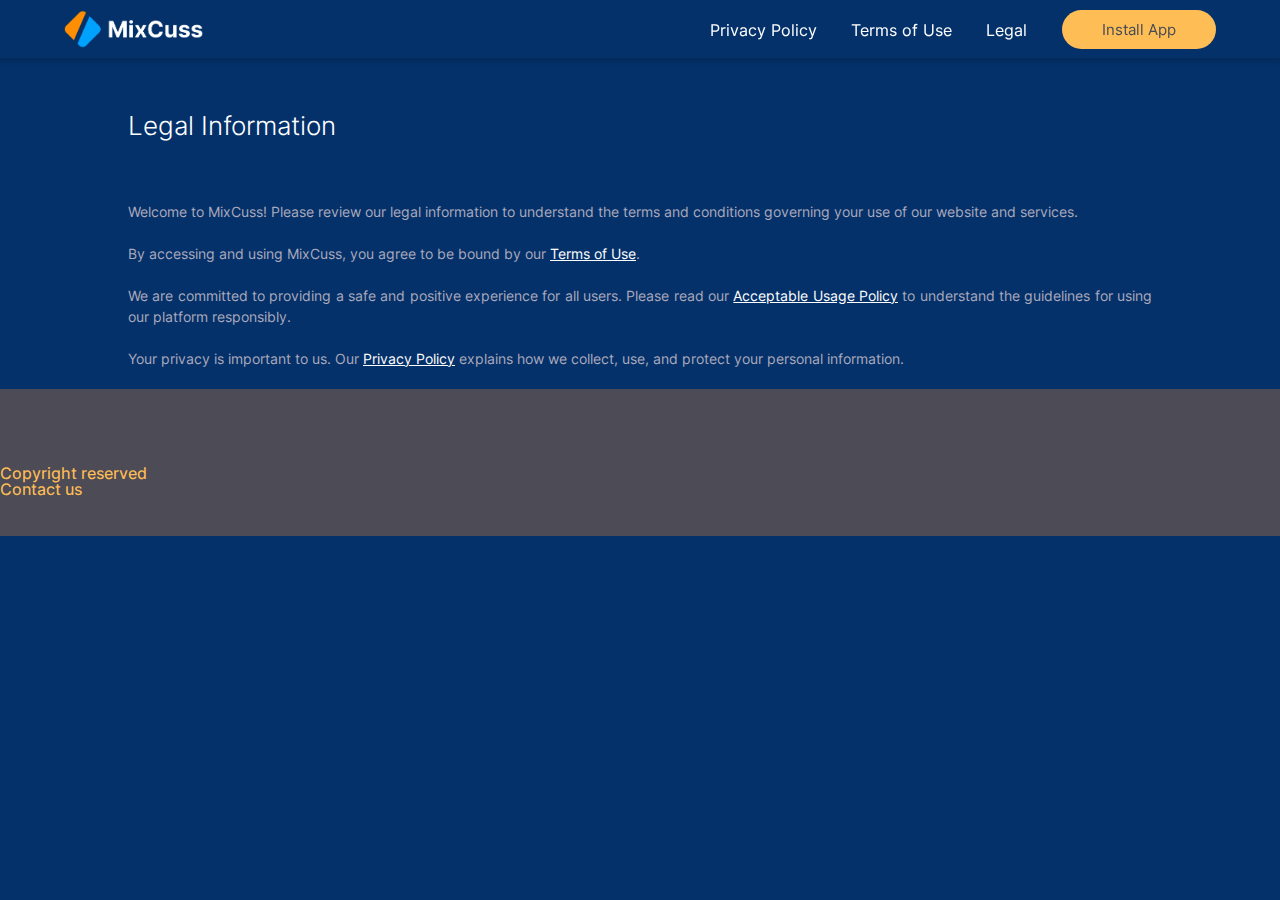
<file: legal.html>
<!DOCTYPE html>
<html lang="en">

<head>
    <meta charset="UTF-8">
    <meta name="viewport" content="width=device-width, initial-scale=1.0">
    <link rel="stylesheet" href="style.css">
    <link rel="stylesheet" href="styleMobile.css">
    <link rel="shortcut icon" type="image/x-icon" href="images/appIcon_transparent.png" />
    <script defer src="script.js"></script>
    <script defer src="scriptMobile.js"></script>
    <title>MixCuss: Legal</title>
</head>

<body>
    <div class="computer">
        <nav>
            <a href="index.html">
                <img src="images/logoWithName.png" class="logo">
            </a>
            <div>
                <a href="https://play.google.com/store/apps/details?id=com.udyam.mixcuss" class="downloadApp btn"
                    target="_blank">Install App</a>
            </div>
            <ul>
                <li><a href="privacyPolicy.html">Privacy Policy</a></li>
                <li><a href="termsOfUse.html">Terms of Use</a></li>
                <li><a href="legal.html">Legal</a></li>
            </ul>
        </nav>
    </div>

    <div class="mobile">
        <nav>
            <a href="index.html">
                <img src="images/logoWithName.png" alt="MixCuss" class="logo">
            </a>
        </nav>
    </div>

    <div class="mobile">
        <div class="menuButtonContainer">
            <div onclick="openSidebar()" id="menuButton" class="menuButton"></div>
            <div onclick="closeSidebar()" id="closeButton" class="menuButton"></div>
        </div>
    </div>

    <div class="mobile">
        <div id="sideNavBarrier" onclick="closeSidebar()"></div>
    </div>

    <div class="mobile">
        <div id="mySidenav" class="sidenav">
            <a onclick="closeSidebar()" href="about.html">About</a>
            <a onclick="closeSidebar()" href="privacyPolicy.html">Privacy Policy</a>
            <a onclick="closeSidebar()" href="termsOfUse.html">Terms of Use</a>
            <a onclick="closeSidebar()" href="#">Legal</a>
            <a onclick="closeSidebar()" href="contact.html">Contact</a>
          </div>
    </div>

    <!-- Main content starts from here -->

    <div class="privacyPolicyWrapper">
        <div class="privacyPolicyHeader">
            <h1>Legal Information</h1>
            <br><br><br>
        </div>

        <div class="section">
            <div class="textContent">
                Welcome to MixCuss! Please review our legal information to understand the terms and conditions governing
                your use of our website and services.
                <br><br>
                By accessing and using MixCuss, you agree to be bound by our <a href="termsOfUse.html">Terms of Use</a>.
                <br><br>
                We are committed to providing a safe and positive experience for all users. Please read our <a
                    href="acceptableUsagePolicy.html">Acceptable Usage Policy</a> to understand the guidelines for using
                our platform responsibly.
                <br><br>
                Your privacy is important to us. Our <a href="privacyPolicy.html">Privacy Policy</a> explains how we
                collect, use, and protect your personal information.
            </div>
        </div>
    </div>

    <div class="featureSeparator"></div>
    <div class="footer">
        <h3>Copyright reserved<br>Contact us</h3>
    </div>
</body>

</html>
</file>
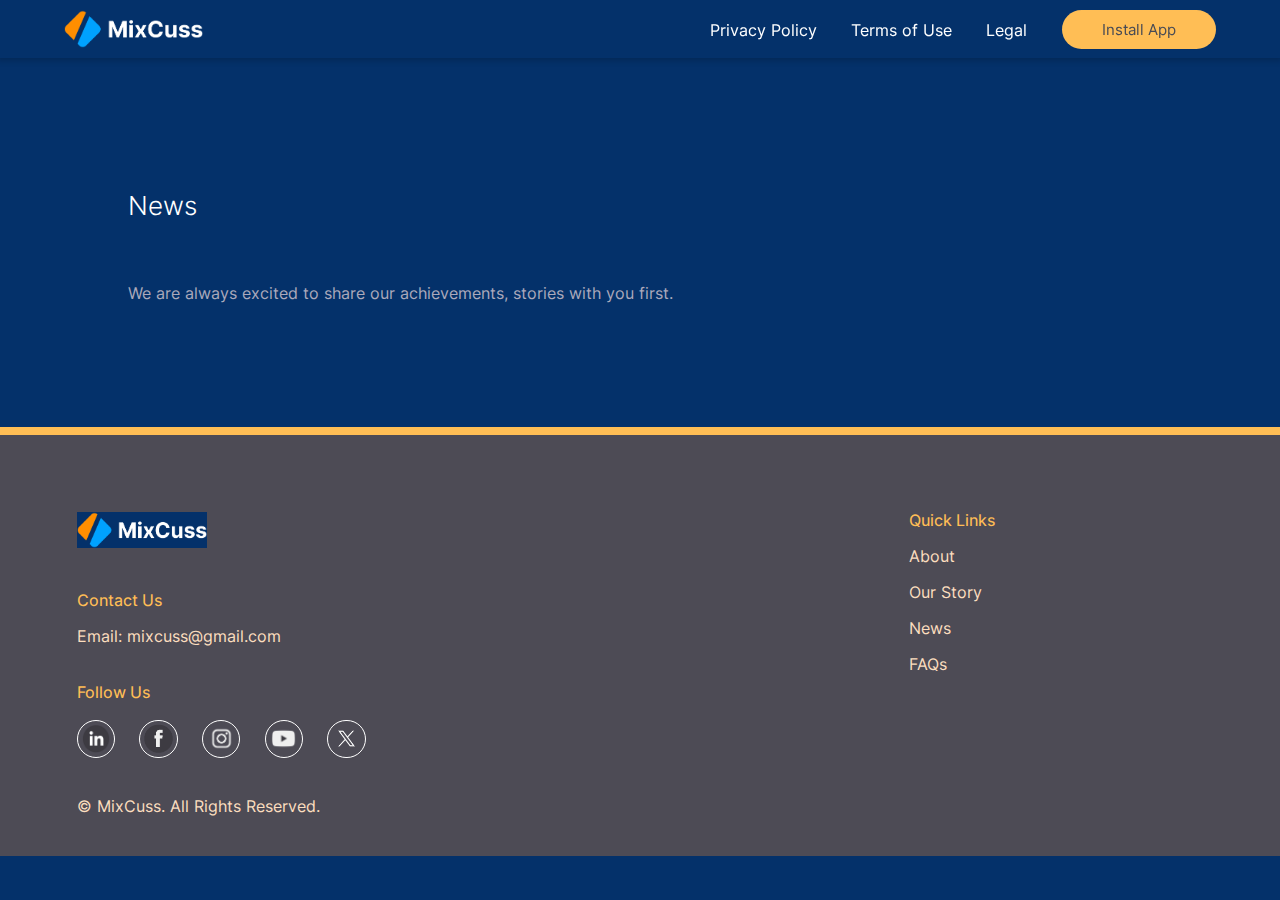
<file: news.html>
<!DOCTYPE html>
<html lang="en">

<head>
    <meta charset="UTF-8">
    <meta name="viewport" content="width=device-width, initial-scale=1.0">
    <link rel="stylesheet" href="style.css">
    <link rel="stylesheet" href="styleMobile.css">
    <link rel="shortcut icon" type="image/x-icon" href="images/appIcon_transparent.png" />
    <script defer src="script.js"></script>
    <script defer src="scriptMobile.js"></script>
    <title>MixCuss: About</title>
</head>

<body>
    <div class="computer">
        <nav>
            <a href="index.html">
                <img src="images/logoWithName.png" class="logo">
            </a>
            <div>
                <a href="https://play.google.com/store/apps/details?id=com.udyam.mixcuss" class="downloadApp btn"
                    target="_blank">Install App</a>
            </div>
            <ul>
                <li><a href="privacyPolicy.html">Privacy Policy</a></li>
                <li><a href="termsOfUse.html">Terms of Use</a></li>
                <li><a href="legal.html">Legal</a></li>
            </ul>
        </nav>
    </div>

    <div class="mobile">
        <nav>
            <a href="index.html">
                <img src="images/logoWithName.png" alt="MixCuss" class="logo">
            </a>
        </nav>
    </div>

    <div class="mobile">
        <div class="menuButtonContainer">
            <div onclick="openSidebar()" id="menuButton" class="menuButton"></div>
            <div onclick="closeSidebar()" id="closeButton" class="menuButton"></div>
        </div>
    </div>

    <div class="mobile">
        <div id="sideNavBarrier" onclick="closeSidebar()"></div>
    </div>

    <div class="mobile">
        <div id="mySidenav" class="sidenav">
            <a onclick="closeSidebar()" href="#">About</a>
            <a onclick="closeSidebar()" href="privacyPolicy.html">Privacy Policy</a>
            <a onclick="closeSidebar()" href="termsOfUse.html">Terms of Use</a>
            <a onclick="closeSidebar()" href="legal.html">Legal</a>
            <a onclick="closeSidebar()" href="contact.html">Contact</a>
        </div>
    </div>

    <!-- Main content starts from here -->

    <div class="privacyPolicyWrapper">
        <div class="privacyPolicyHeader">
            <div class="computer">
                <br>
                <br>
                <br>
                <br>
                <h1>News</h1>
                <br>
            </div>
            <div class="mobile"><h1>News</h1></div>
            <br>
            <br>
            <br>
        </div>
        <div class="information">
            We are always excited to share our achievements, stories with you first.
        </div>
    </div>

    <div class="computer footerSeparator"></div>

    <div class="footer">
        <div class="mobile">
            <h3>Copyright reserved</h3>
        </div>
        <div class="computer">
            <div class="subFooter" style="width: 65vw;">
                <img src="images/logoWithName.png" class="logo">
                <br>
                <br>
                <br>
                <h3>Contact Us</h3>
                <br>
                <h4>
                    Email: <a href="mailto:mixcuss@gmail.com">mixcuss@gmail.com</a>
                </h4>
                <br>
                <br>
                <h3>Follow Us</h3>
                <br>
                <img src="images/linkedinLogo.png" class="footerLogo" id="linkedInLogo">
                <img src="images/facebookLogo.png" class="footerLogo" id="facebookLogo">
                <img src="images/instagramLogo.png" class="footerLogo" id="instagramLogo">
                <img src="images/youtubeLogo.png" class="footerLogo" id="youtubeLogo">
                <img src="images/xLogo.png" class="footerLogo" id="xLogo">
                <br>
                <br>
                <br>
                <h4>
                    &copy; MixCuss. All Rights Reserved.
                </h4>
            </div>

            <div class="subFooter" style="width: auto;">
                <h3>Quick Links</Link></h3>
                <br>
                <h4><a href="about.html">About</a></h4>
                <br>
                <h4><a href="ourStory.html">Our Story</a></h4>
                <br>
                <h4>News</h4>
                <br>
                <h4><a href="faqs.html">FAQs</a></h4>
            </div>
        </div>
    </div>
    
</body>
</html>
</file>
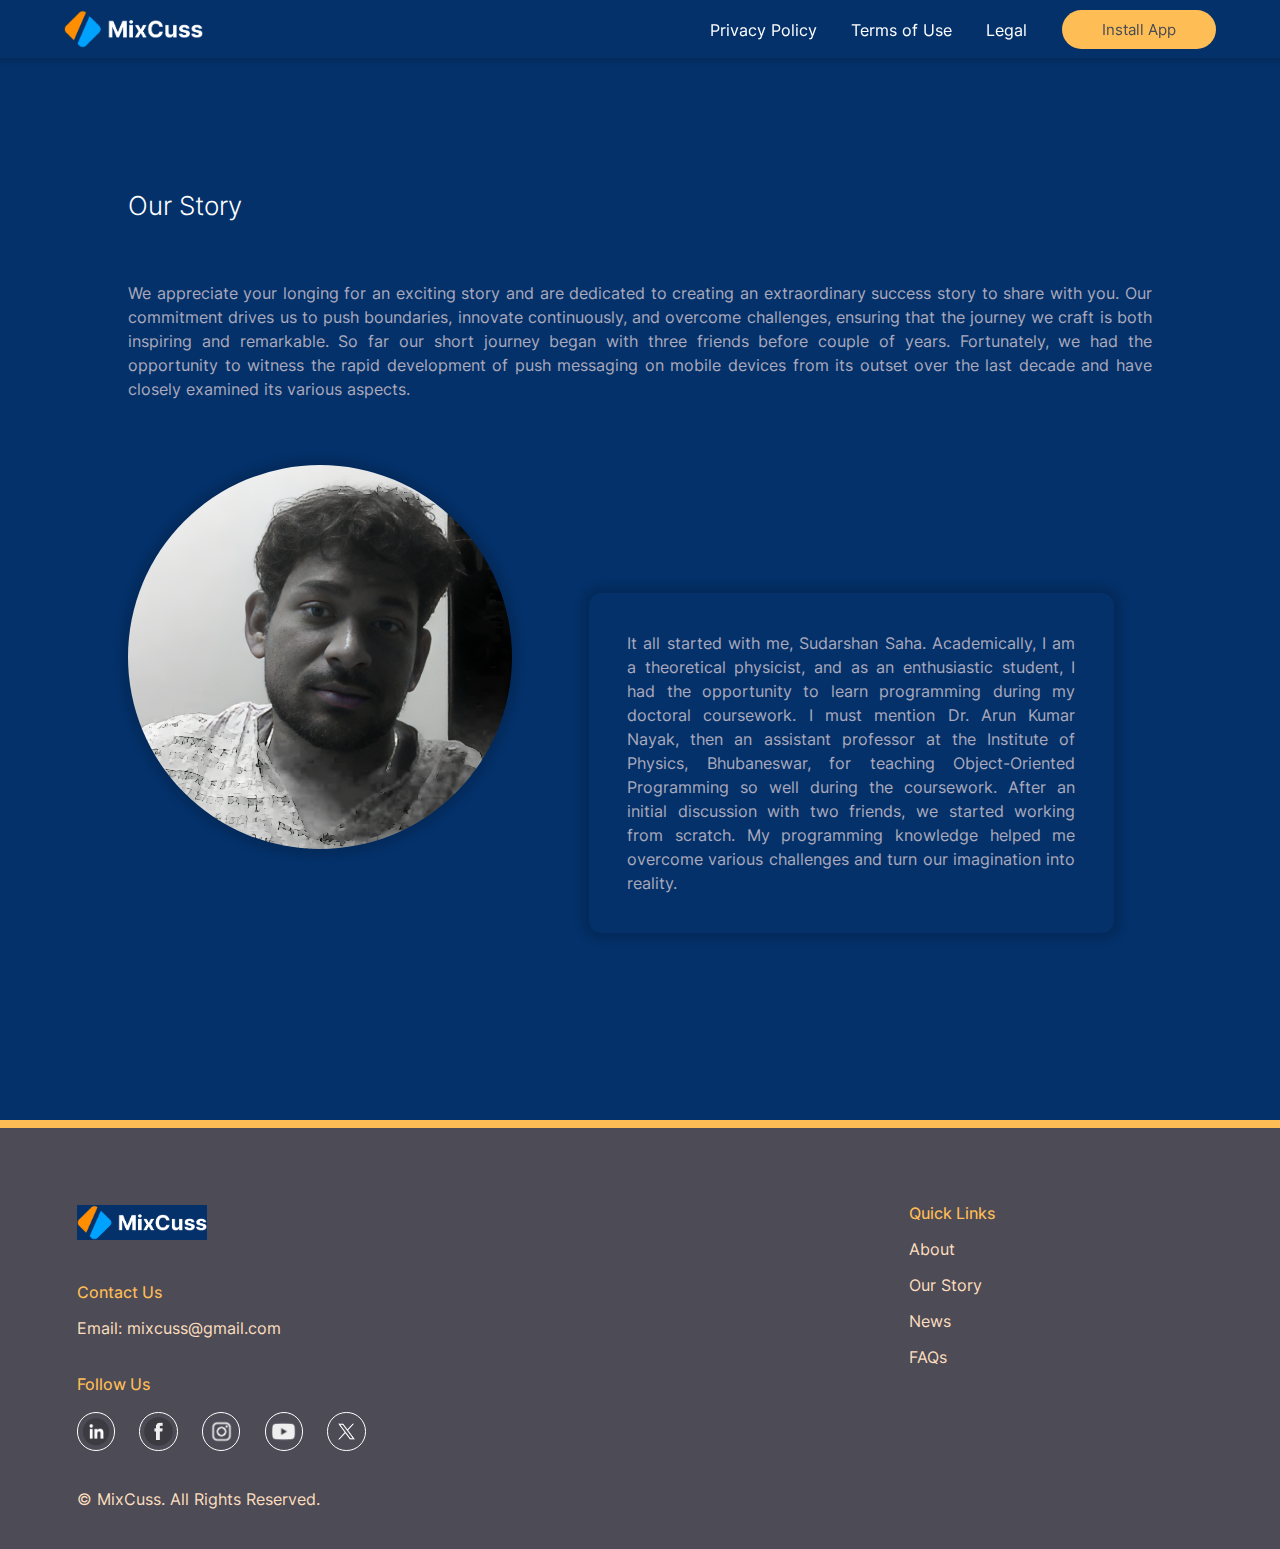
<file: ourStory.html>
<!DOCTYPE html>
<html lang="en">

<head>
    <meta charset="UTF-8">
    <meta name="viewport" content="width=device-width, initial-scale=1.0">
    <link rel="stylesheet" href="style.css">
    <link rel="stylesheet" href="styleMobile.css">
    <link rel="shortcut icon" type="image/x-icon" href="images/appIcon_transparent.png" />
    <script defer src="script.js"></script>
    <script defer src="scriptMobile.js"></script>
    <title>MixCuss: About</title>
</head>

<body>
    <div class="computer">
        <nav>
            <a href="index.html">
                <img src="images/logoWithName.png" class="logo">
            </a>
            <div>
                <a href="https://play.google.com/store/apps/details?id=com.udyam.mixcuss" class="downloadApp btn"
                    target="_blank">Install App</a>
            </div>
            <ul>
                <li><a href="privacyPolicy.html">Privacy Policy</a></li>
                <li><a href="termsOfUse.html">Terms of Use</a></li>
                <li><a href="legal.html">Legal</a></li>
            </ul>
        </nav>
    </div>

    <div class="mobile">
        <nav>
            <a href="index.html">
                <img src="images/logoWithName.png" alt="MixCuss" class="logo">
            </a>
        </nav>
    </div>

    <div class="mobile">
        <div class="menuButtonContainer">
            <div onclick="openSidebar()" id="menuButton" class="menuButton"></div>
            <div onclick="closeSidebar()" id="closeButton" class="menuButton"></div>
        </div>
    </div>

    <div class="mobile">
        <div id="sideNavBarrier" onclick="closeSidebar()"></div>
    </div>

    <div class="mobile">
        <div id="mySidenav" class="sidenav">
            <a onclick="closeSidebar()" href="#">About</a>
            <a onclick="closeSidebar()" href="privacyPolicy.html">Privacy Policy</a>
            <a onclick="closeSidebar()" href="termsOfUse.html">Terms of Use</a>
            <a onclick="closeSidebar()" href="legal.html">Legal</a>
            <a onclick="closeSidebar()" href="contact.html">Contact</a>
        </div>
    </div>

    <!-- Main content starts from here -->
    <div class="privacyPolicyWrapper">
        <div class="privacyPolicyHeader">
            <div class="computer">
                <br>
                <br>
                <br>
                <br>
                <h1>Our Story</h1>
                <br>
            </div>
            <div class="mobile"><h1>Our Story</h1></div>
            <br>
            <br>
            <br>
        </div>
        <div class="information">
            We appreciate your longing for an exciting story and are dedicated to creating an extraordinary 
            success story to share with you. Our commitment drives us to push boundaries, innovate continuously, 
            and overcome challenges, ensuring that the journey we craft is both inspiring and remarkable. 
            So far our short journey began with three friends before couple of years. Fortunately, we had 
            the opportunity to witness the rapid development of push messaging on mobile devices from its 
            outset over the last decade and have closely examined its various aspects.
        </div>
        <img src="images/sudarshan.png" alt="" class="foundarAvatar">
        <div class="information foundersNote">
            It all started with me, Sudarshan Saha. Academically, I am a theoretical physicist, and as an 
            enthusiastic student, I had the opportunity to learn programming during my doctoral coursework. 
            I must mention Dr. Arun Kumar Nayak, then an assistant professor at the Institute of Physics, 
            Bhubaneswar, for teaching Object-Oriented Programming so well during the coursework. After an 
            initial discussion with two friends, we started working from scratch. My programming knowledge 
            helped me overcome various challenges and turn our imagination into reality.
        </div>
    </div>

    <div class="computer footerSeparator"></div>

    <div class="footer">
        <div class="mobile">
            <h3>Copyright reserved</h3>
        </div>
        <div class="computer">
            <div class="subFooter" style="width: 65vw;">
                <img src="images/logoWithName.png" class="logo">
                <br>
                <br>
                <br>
                <h3>Contact Us</h3>
                <br>
                <h4>
                    Email: <a href="mailto:mixcuss@gmail.com">mixcuss@gmail.com</a>
                </h4>
                <br>
                <br>
                <h3>Follow Us</h3>
                <br>
                <img src="images/linkedinLogo.png" class="footerLogo" id="linkedInLogo">
                <img src="images/facebookLogo.png" class="footerLogo" id="facebookLogo">
                <img src="images/instagramLogo.png" class="footerLogo" id="instagramLogo">
                <img src="images/youtubeLogo.png" class="footerLogo" id="youtubeLogo">
                <img src="images/xLogo.png" class="footerLogo" id="xLogo">
                <br>
                <br>
                <br>
                <h4>
                    &copy; MixCuss. All Rights Reserved.
                </h4>
            </div>

            <div class="subFooter" style="width: auto;">
                <h3>Quick Links</Link></h3>
                <br>
                <h4><a href="about.html">About</a></h4>
                <br>
                <h4>Our Story</h4>
                <br>
                <h4><a href="news.html">News</a></h4>
                <br>
                <h4><a href="faqs.html">FAQs</a></h4>
            </div>
        </div>
    </div>
    
</body>
</html>
</file>
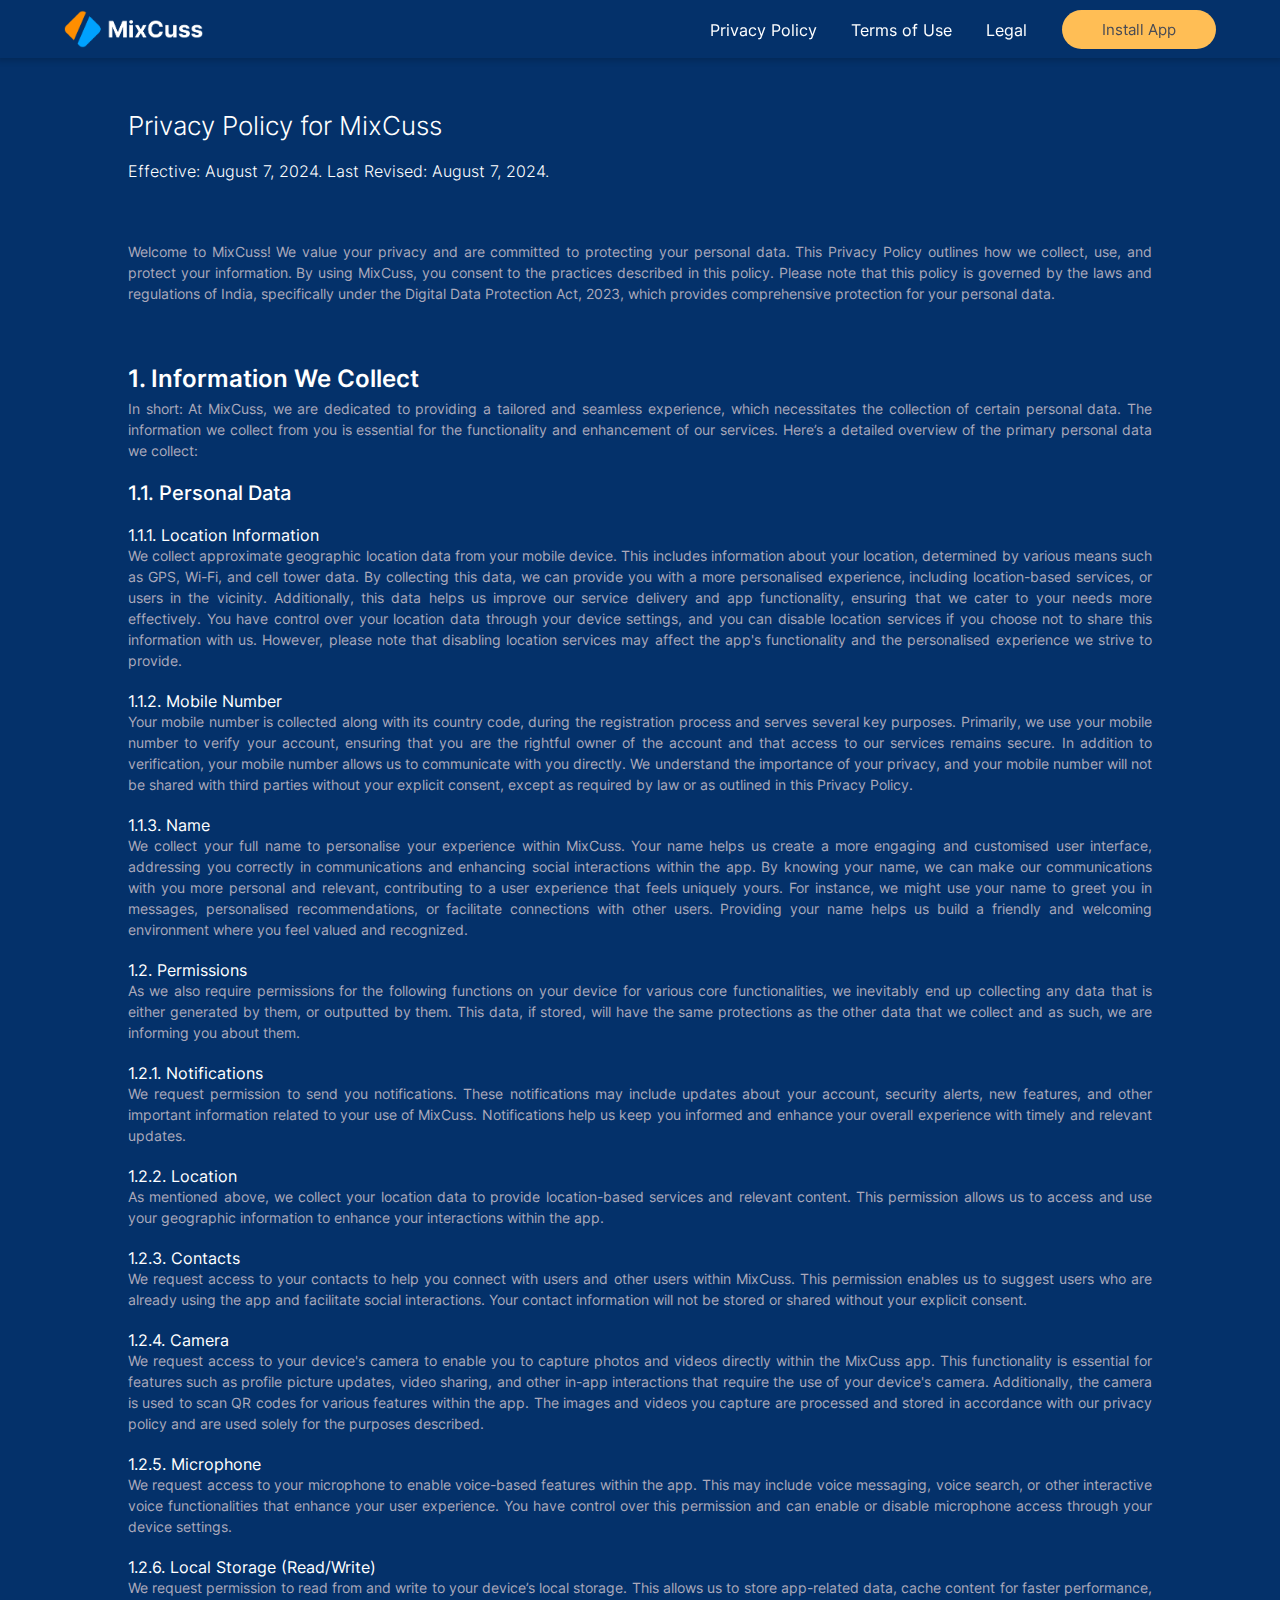
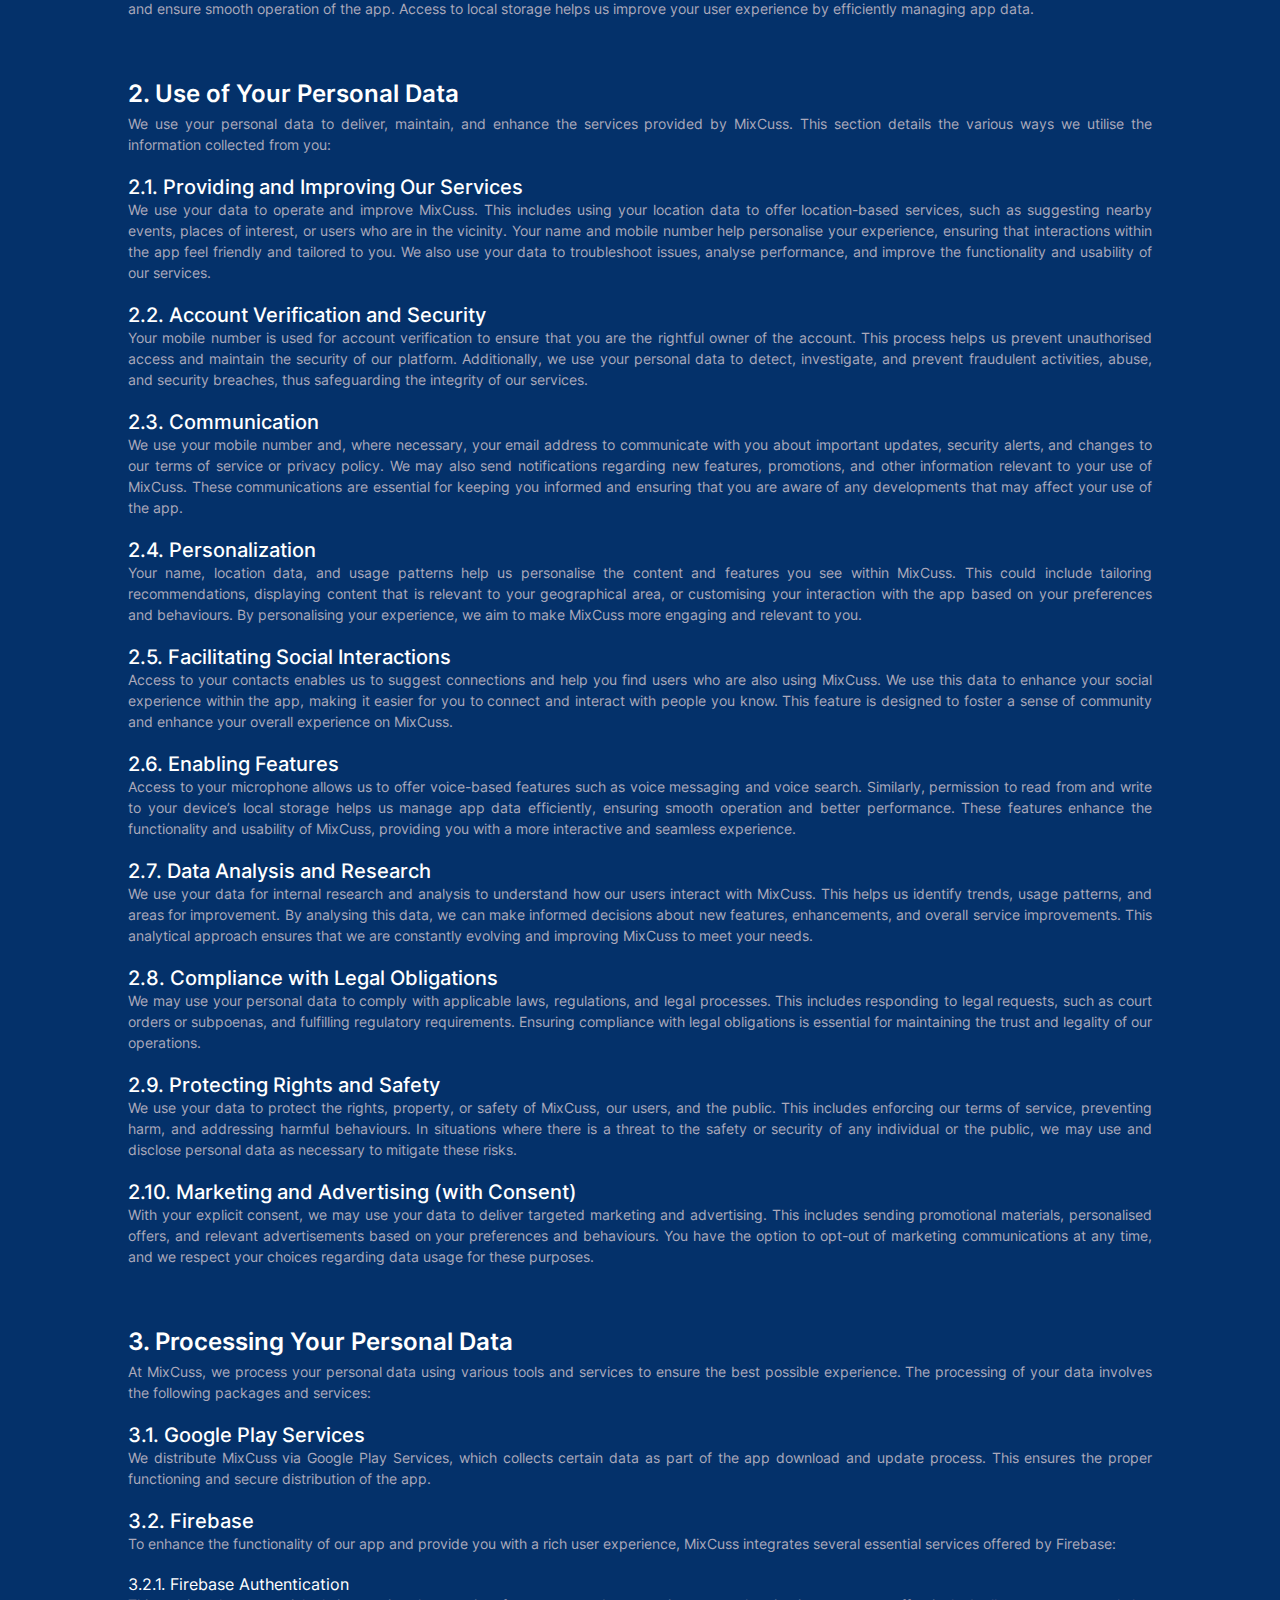
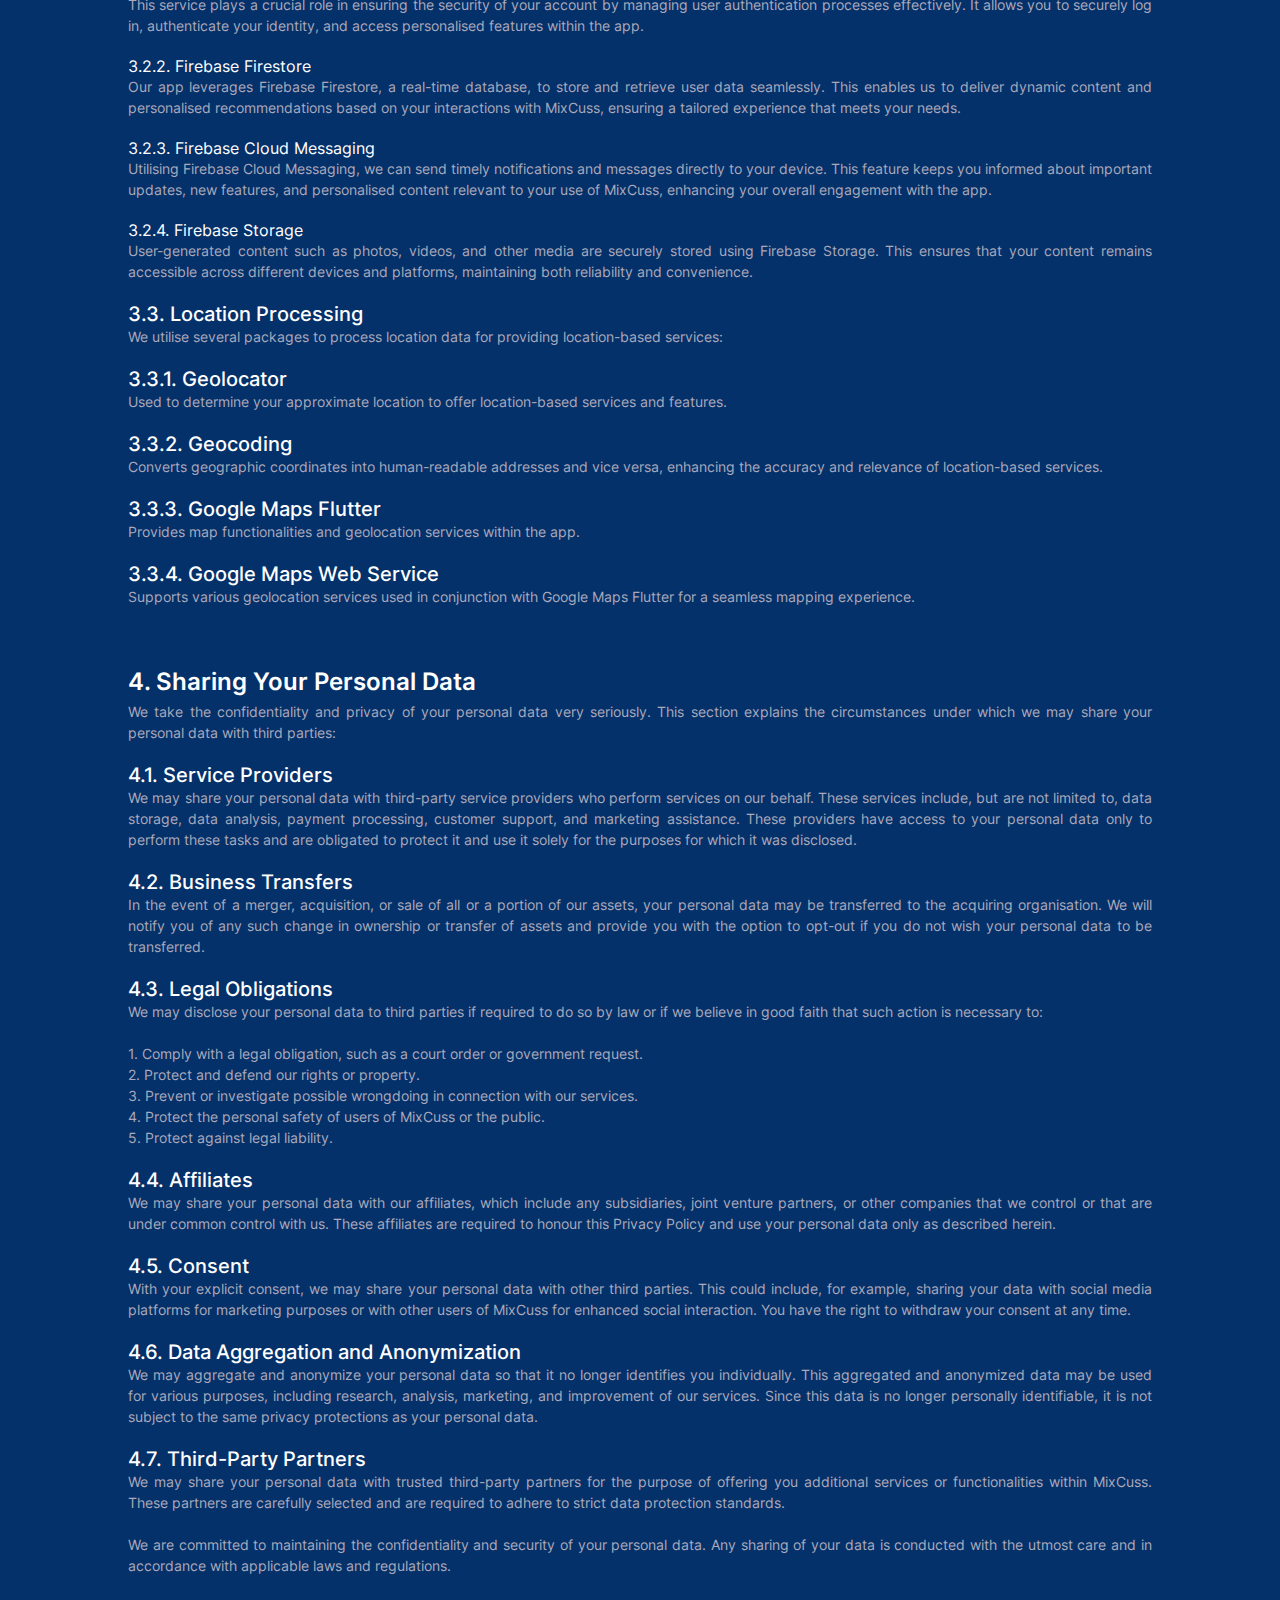
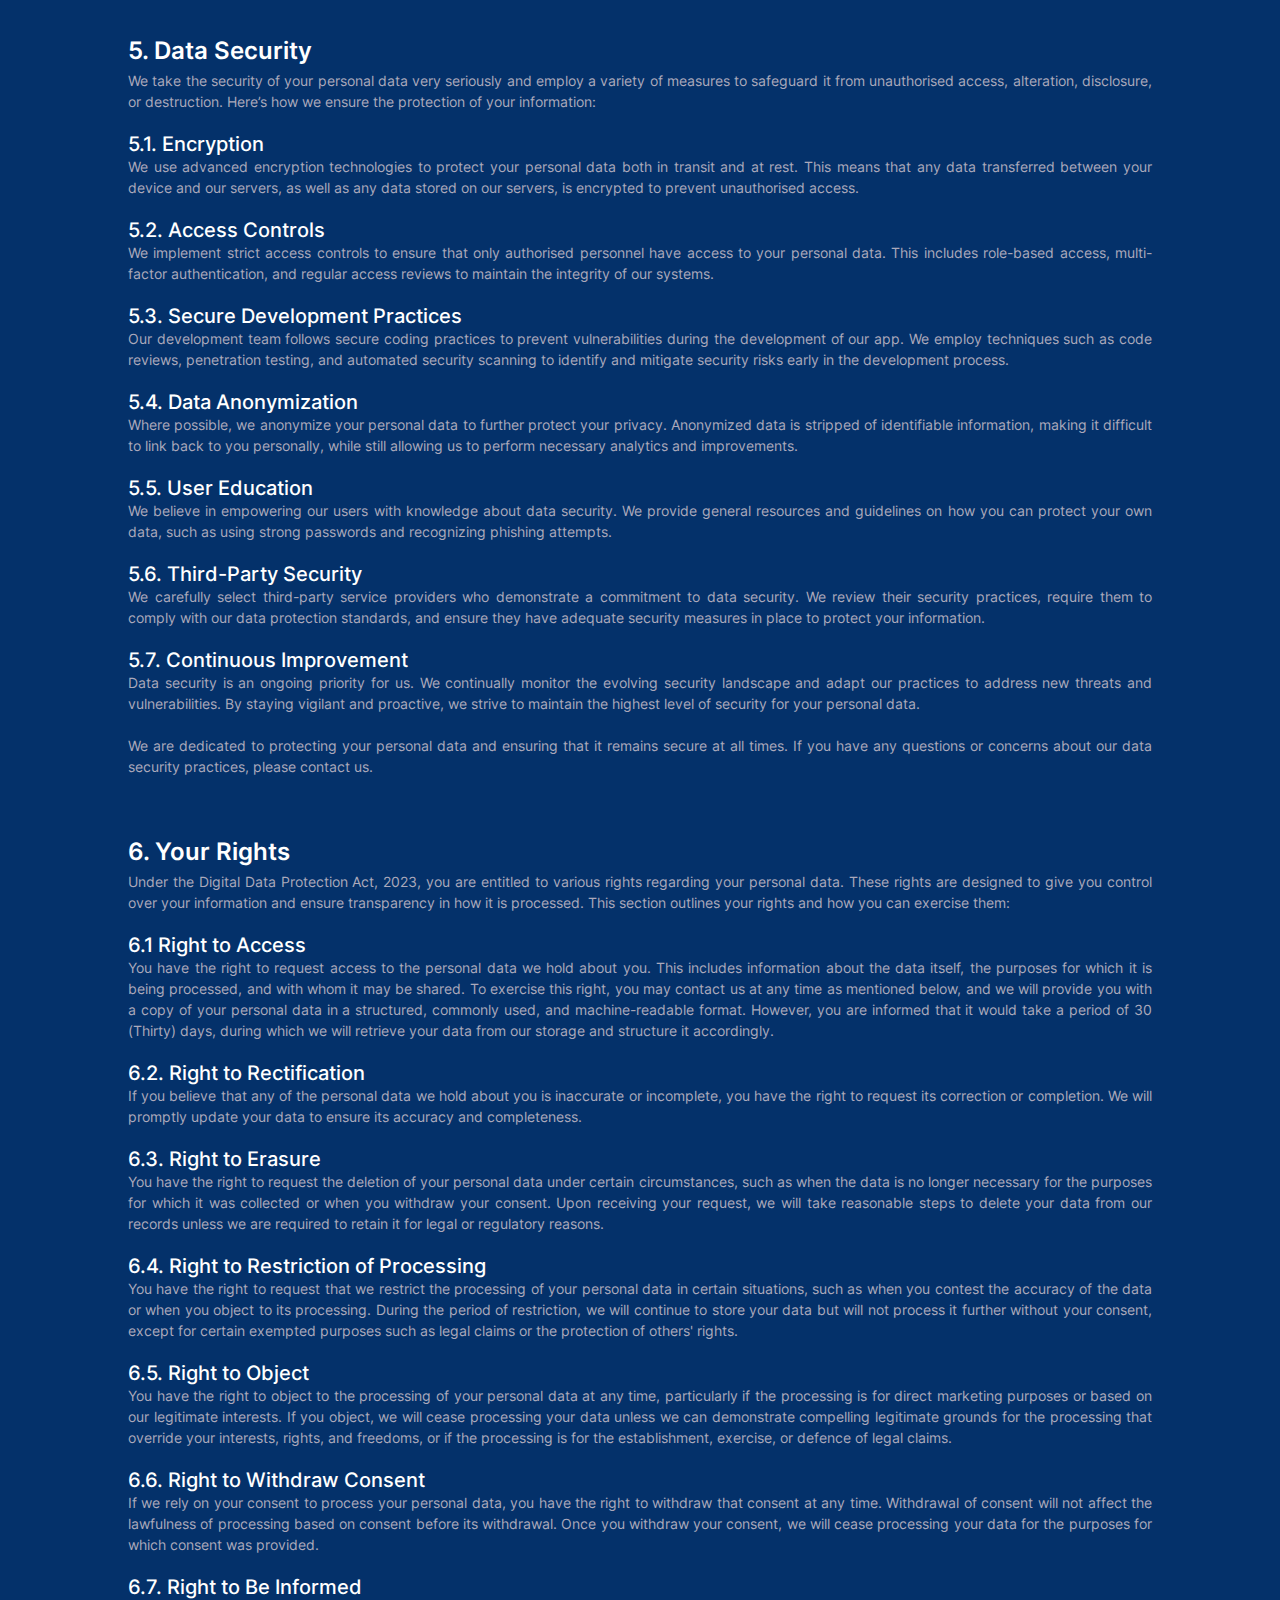
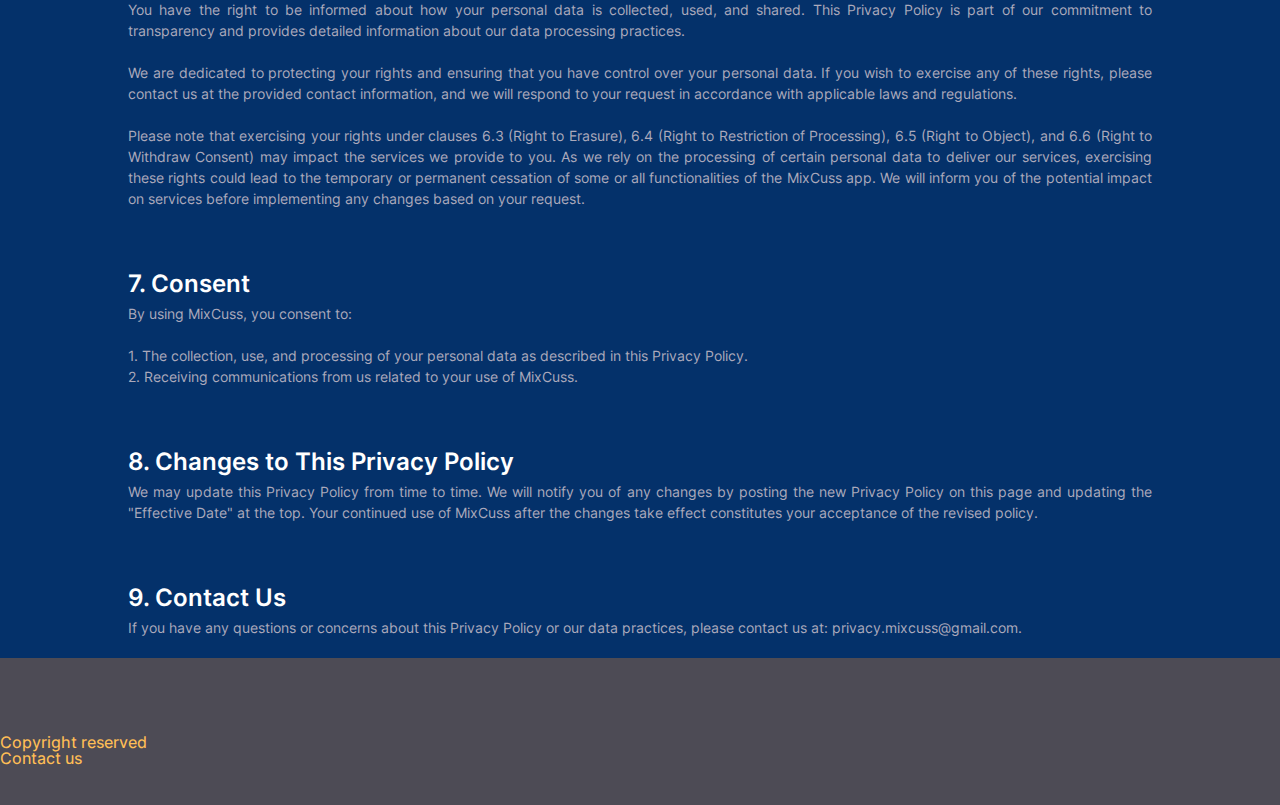
<file: privacyPolicy.html>
<!DOCTYPE html>
<html lang="en">

<head>
    <meta charset="UTF-8">
    <meta name="viewport" content="width=device-width, initial-scale=1.0">
    <link rel="stylesheet" href="style.css">
    <link rel="stylesheet" href="styleMobile.css">
    <link rel="shortcut icon" type="image/x-icon" href="images/appIcon_transparent.png" />
    <script defer src="script.js"></script>
    <script defer src="scriptMobile.js"></script>
    <title>MixCuss: Privacy Policy</title>
</head>

<body>
    <div class="computer">
        <nav>
            <a href="index.html">
                <img src="images/logoWithName.png" class="logo">
            </a>
            <div>
                <a href="https://play.google.com/store/apps/details?id=com.udyam.mixcuss" class="downloadApp btn"
                    target="_blank">Install App</a>
            </div>
            <ul>
                <li><a href="privacyPolicy.html">Privacy Policy</a></li>
                <li><a href="termsOfUse.html">Terms of Use</a></li>
                <li><a href="legal.html">Legal</a></li>
            </ul>
        </nav>
    </div>

    <div class="mobile">
        <nav>
            <a href="index.html">
                <img src="images/logoWithName.png" alt="MixCuss" class="logo">
            </a>
        </nav>
    </div>

    <div class="mobile">
        <div class="menuButtonContainer">
            <div onclick="openSidebar()" id="menuButton" class="menuButton"></div>
            <div onclick="closeSidebar()" id="closeButton" class="menuButton"></div>
        </div>
    </div>

    <div class="mobile">
        <div id="sideNavBarrier" onclick="closeSidebar()"></div>
    </div>

    <div class="mobile">
        <div id="mySidenav" class="sidenav">
            <a onclick="closeSidebar()" href="about.html">About</a>
            <a onclick="closeSidebar()" href="#">Privacy Policy</a>
            <a onclick="closeSidebar()" href="termsOfUse.html">Terms of Use</a>
            <a onclick="closeSidebar()" href="legal.html">Legal</a>
            <a onclick="closeSidebar()" href="contact.html">Contact</a>
          </div>
    </div>

    <!-- Main content starts from here -->

    <div class="privacyPolicyWrapper">
        <div class="privacyPolicyHeader">
            <h1>Privacy Policy for MixCuss</h1>
            <br>
            <h3>Effective: August 7, 2024. Last Revised: August 7, 2024.</h3>
            <br><br><br>
        </div>
        <div class="section">
            <div class="textContent">
                Welcome to MixCuss! We value your privacy and are committed to protecting your personal data. This
                Privacy
                Policy outlines how we collect, use, and protect your information. By using MixCuss, you consent to the
                practices described in this policy. Please note that this policy is governed by the laws and regulations
                of
                India, specifically under the Digital Data Protection Act, 2023, which provides comprehensive protection
                for
                your personal data.
            </div>
            <br>
            <br>
            <br>
        </div>

        <div class="section">
            <div class="level1">
                1. Information We Collect
            </div>
            <div class="textContent">
                In short: At MixCuss, we are dedicated to providing a tailored and seamless experience, which
                necessitates
                the collection of certain personal data. The information we collect from you is essential for the
                functionality and enhancement of our services. Here’s a detailed overview of the primary personal data
                we
                collect:
            </div>
            <br>

            <div class="level2">
                1.1. Personal Data
            </div>
            <br>

            <div class="level3">
                1.1.1. Location Information
            </div>
            <div class="textContent">
                We collect approximate geographic location data from your mobile device. This includes information about
                your location, determined by various means such as GPS, Wi-Fi, and cell tower data. By collecting this
                data,
                we can provide you with a more personalised experience, including location-based services, or users in
                the
                vicinity. Additionally, this data helps us improve our service delivery and app functionality, ensuring
                that
                we cater to your needs more effectively. You have control over your location data through your device
                settings, and you can disable location services if you choose not to share this information with us.
                However, please note that disabling location services may affect the app's functionality and the
                personalised experience we strive to provide.
            </div>
            <br>

            <div class="level3">
                1.1.2. Mobile Number
            </div>
            <div class="textContent">
                Your mobile number is collected along with its country code, during the registration process and serves
                several key purposes. Primarily, we use your mobile number to verify your account, ensuring that you are
                the
                rightful owner of the account and that access to our services remains secure. In addition to
                verification,
                your mobile number allows us to communicate with you directly. We understand the importance of your
                privacy,
                and your mobile number will not be shared with third parties without your explicit consent, except as
                required by law or as outlined in this Privacy Policy.
            </div>
            <br>

            <div class="level3">
                1.1.3. Name
            </div>
            <div class="textContent">
                We collect your full name to personalise your experience within MixCuss. Your name helps us create a
                more
                engaging and customised user interface, addressing you correctly in communications and enhancing social
                interactions within the app. By knowing your name, we can make our communications with you more personal
                and
                relevant, contributing to a user experience that feels uniquely yours. For instance, we might use your
                name
                to greet you in messages, personalised recommendations, or facilitate connections with other users.
                Providing your name helps us build a friendly and welcoming environment where you feel valued and
                recognized.
            </div>
            <br>

            <div class="level3">
                1.2. Permissions
            </div>
            <div class="textContent">
                As we also require permissions for the following functions on your device for various core
                functionalities,
                we inevitably end up collecting any data that is either generated by them, or outputted by them. This
                data,
                if stored, will have the same protections as the other data that we collect and as such, we are
                informing
                you about them.
            </div>
            <br>

            <div class="level3">
                1.2.1. Notifications
            </div>
            <div class="textContent">
                We request permission to send you notifications. These notifications may include updates about your
                account,
                security alerts, new features, and other important information related to your use of MixCuss.
                Notifications
                help us keep you informed and enhance your overall experience with timely and relevant updates.
            </div>
            <br>

            <div class="level3">
                1.2.2. Location
            </div>
            <div class="textContent">
                As mentioned above, we collect your location data to provide location-based services and relevant
                content.
                This permission allows us to access and use your geographic information to enhance your interactions
                within
                the app.
            </div>
            <br>

            <div class="level3">
                1.2.3. Contacts
            </div>
            <div class="textContent">
                We request access to your contacts to help you connect with users and other users within MixCuss. This
                permission enables us to suggest users who are already using the app and facilitate social interactions.
                Your contact information will not be stored or shared without your explicit consent.
            </div>
            <br>

            <div class="level3">
                1.2.4. Camera
            </div>
            <div class="textContent">
                We request access to your device's camera to enable you to capture photos and videos directly within the
                MixCuss app. This functionality is essential for features such as profile picture updates, video
                sharing,
                and other in-app interactions that require the use of your device's camera. Additionally, the camera is
                used
                to scan QR codes for various features within the app. The images and videos you capture are processed
                and
                stored in accordance with our privacy policy and are used solely for the purposes described.
            </div>
            <br>

            <div class="level3">
                1.2.5. Microphone
            </div>
            <div class="textContent">
                We request access to your microphone to enable voice-based features within the app. This may include
                voice
                messaging, voice search, or other interactive voice functionalities that enhance your user experience.
                You
                have control over this permission and can enable or disable microphone access through your device
                settings.
            </div>
            <br>

            <div class="level3">
                1.2.6. Local Storage (Read/Write)
            </div>
            <div class="textContent">
                We request permission to read from and write to your device’s local storage. This allows us to store
                app-related data, cache content for faster performance, and ensure smooth operation of the app. Access
                to
                local storage helps us improve your user experience by efficiently managing app data.
            </div>
            <br>
            <br>
            <br>
        </div>

        <div class="section">
            <div class="level1">
                2. Use of Your Personal Data
            </div>
            <div class="textContent">
                We use your personal data to deliver, maintain, and enhance the services provided by MixCuss. This
                section
                details the various ways we utilise the information collected from you:
            </div>
            <br>

            <div class="level2">
                2.1. Providing and Improving Our Services
            </div>
            <div class="textContent">
                We use your data to operate and improve MixCuss. This includes using your location data to offer
                location-based services, such as suggesting nearby events, places of interest, or users who are in the
                vicinity. Your name and mobile number help personalise your experience, ensuring that interactions
                within
                the app feel friendly and tailored to you. We also use your data to troubleshoot issues, analyse
                performance, and improve the functionality and usability of our services.
            </div>
            <br>

            <div class="level2">
                2.2. Account Verification and Security
            </div>
            <div class="textContent">
                Your mobile number is used for account verification to ensure that you are the rightful owner of the
                account. This process helps us prevent unauthorised access and maintain the security of our platform.
                Additionally, we use your personal data to detect, investigate, and prevent fraudulent activities,
                abuse,
                and security breaches, thus safeguarding the integrity of our services.
            </div>
            <br>

            <div class="level2">
                2.3. Communication
            </div>
            <div class="textContent">
                We use your mobile number and, where necessary, your email address to communicate with you about
                important
                updates, security alerts, and changes to our terms of service or privacy policy. We may also send
                notifications regarding new features, promotions, and other information relevant to your use of MixCuss.
                These communications are essential for keeping you informed and ensuring that you are aware of any
                developments that may affect your use of the app.
            </div>
            <br>

            <div class="level2">
                2.4. Personalization
            </div>
            <div class="textContent">
                Your name, location data, and usage patterns help us personalise the content and features you see within
                MixCuss. This could include tailoring recommendations, displaying content that is relevant to your
                geographical area, or customising your interaction with the app based on your preferences and
                behaviours. By
                personalising your experience, we aim to make MixCuss more engaging and relevant to you.
            </div>
            <br>

            <div class="level2">
                2.5. Facilitating Social Interactions
            </div>
            <div class="textContent">
                Access to your contacts enables us to suggest connections and help you find users who are also using
                MixCuss. We use this data to enhance your social experience within the app, making it easier for you to
                connect and interact with people you know. This feature is designed to foster a sense of community and
                enhance your overall experience on MixCuss.
            </div>
            <br>

            <div class="level2">
                2.6. Enabling Features
            </div>
            <div class="textContent">
                Access to your microphone allows us to offer voice-based features such as voice messaging and voice
                search.
                Similarly, permission to read from and write to your device’s local storage helps us manage app data
                efficiently, ensuring smooth operation and better performance. These features enhance the functionality
                and
                usability of MixCuss, providing you with a more interactive and seamless experience.
            </div>
            <br>

            <div class="level2">
                2.7. Data Analysis and Research
            </div>
            <div class="textContent">
                We use your data for internal research and analysis to understand how our users interact with MixCuss.
                This
                helps us identify trends, usage patterns, and areas for improvement. By analysing this data, we can make
                informed decisions about new features, enhancements, and overall service improvements. This analytical
                approach ensures that we are constantly evolving and improving MixCuss to meet your needs.
            </div>
            <br>

            <div class="level2">
                2.8. Compliance with Legal Obligations
            </div>
            <div class="textContent">
                We may use your personal data to comply with applicable laws, regulations, and legal processes. This
                includes responding to legal requests, such as court orders or subpoenas, and fulfilling regulatory
                requirements. Ensuring compliance with legal obligations is essential for maintaining the trust and
                legality
                of our operations.
            </div>
            <br>

            <div class="level2">
                2.9. Protecting Rights and Safety
            </div>
            <div class="textContent">
                We use your data to protect the rights, property, or safety of MixCuss, our users, and the public. This
                includes enforcing our terms of service, preventing harm, and addressing harmful behaviours. In
                situations
                where there is a threat to the safety or security of any individual or the public, we may use and
                disclose
                personal data as necessary to mitigate these risks.
            </div>
            <br>

            <div class="level2">
                2.10. Marketing and Advertising (with Consent)
            </div>
            <div class="textContent">
                With your explicit consent, we may use your data to deliver targeted marketing and advertising. This
                includes sending promotional materials, personalised offers, and relevant advertisements based on your
                preferences and behaviours. You have the option to opt-out of marketing communications at any time, and
                we
                respect your choices regarding data usage for these purposes.
            </div>
            <br>
            <br>
            <br>
        </div>

        <div class="section">
            <div class="level1">
                3. Processing Your Personal Data
            </div>
            <div class="textContent">
                At MixCuss, we process your personal data using various tools and services to ensure the best possible
                experience. The processing of your data involves the following packages and services:
            </div>
            <br>

            <div class="level2">
                3.1. Google Play Services
            </div>
            <div class="textContent">
                We distribute MixCuss via Google Play Services, which collects certain data as part of the app download
                and
                update process. This ensures the proper functioning and secure distribution of the app.
            </div>
            <br>

            <div class="level2">
                3.2. Firebase
            </div>
            <div class="textContent">
                To enhance the functionality of our app and provide you with a rich user experience, MixCuss integrates
                several essential services offered by Firebase:
            </div>
            <br>

            <div class="level3">
                3.2.1. Firebase Authentication
            </div>
            <div class="textContent">
                This service plays a crucial role in ensuring the security of your account by managing user
                authentication
                processes effectively. It allows you to securely log in, authenticate your identity, and access
                personalised
                features within the app.
            </div>
            <br>

            <div class="level3">
                3.2.2. Firebase Firestore
            </div>
            <div class="textContent">
                Our app leverages Firebase Firestore, a real-time database, to store and retrieve user data seamlessly.
                This
                enables us to deliver dynamic content and personalised recommendations based on your interactions with
                MixCuss, ensuring a tailored experience that meets your needs.
            </div>
            <br>

            <div class="level3">
                3.2.3. Firebase Cloud Messaging
            </div>
            <div class="textContent">
                Utilising Firebase Cloud Messaging, we can send timely notifications and messages directly to your
                device.
                This feature keeps you informed about important updates, new features, and personalised content relevant
                to
                your use of MixCuss, enhancing your overall engagement with the app.
            </div>
            <br>

            <div class="level3">
                3.2.4. Firebase Storage
            </div>
            <div class="textContent">
                User-generated content such as photos, videos, and other media are securely stored using Firebase
                Storage.
                This ensures that your content remains accessible across different devices and platforms, maintaining
                both
                reliability and convenience.
            </div>
            <br>

            <div class="level2">
                3.3. Location Processing
            </div>
            <div class="textContent">
                We utilise several packages to process location data for providing location-based services:
            </div>
            <br>

            <div class="level2">
                3.3.1. Geolocator
            </div>
            <div class="textContent">
                Used to determine your approximate location to offer location-based services and features.
            </div>
            <br>

            <div class="level2">
                3.3.2. Geocoding
            </div>
            <div class="textContent">
                Converts geographic coordinates into human-readable addresses and vice versa, enhancing the accuracy and
                relevance of location-based services.
            </div>
            <br>

            <div class="level2">
                3.3.3. Google Maps Flutter
            </div>
            <div class="textContent">
                Provides map functionalities and geolocation services within the app.
            </div>
            <br>

            <div class="level2">
                3.3.4. Google Maps Web Service
            </div>
            <div class="textContent">
                Supports various geolocation services used in conjunction with Google Maps Flutter for a seamless
                mapping
                experience.
            </div>
            <br>
            <br>
            <br>
        </div>

        <div class="section">
            <div class="level1">
                4. Sharing Your Personal Data
            </div>
            <div class="textContent">
                We take the confidentiality and privacy of your personal data very seriously. This section explains the
                circumstances under which we may share your personal data with third parties:
            </div>
            <br>

            <div class="level2">
                4.1. Service Providers
            </div>
            <div class="textContent">
                We may share your personal data with third-party service providers who perform services on our behalf.
                These
                services include, but are not limited to, data storage, data analysis, payment processing, customer
                support,
                and marketing assistance. These providers have access to your personal data only to perform these tasks
                and
                are obligated to protect it and use it solely for the purposes for which it was disclosed.
            </div>
            <br>

            <div class="level2">
                4.2. Business Transfers
            </div>
            <div class="textContent">
                In the event of a merger, acquisition, or sale of all or a portion of our assets, your personal data may
                be
                transferred to the acquiring organisation. We will notify you of any such change in ownership or
                transfer of
                assets and provide you with the option to opt-out if you do not wish your personal data to be
                transferred.
            </div>
            <br>

            <div class="level2">
                4.3. Legal Obligations
            </div>
            <div class="textContent">
                We may disclose your personal data to third parties if required to do so by law or if we believe in good
                faith that such action is necessary to:
                <br>
                <br>
                1. Comply with a legal obligation, such as a court order or government request.
                <br>
                2. Protect and defend our rights or property.
                <br>
                3. Prevent or investigate possible wrongdoing in connection with our services.
                <br>
                4. Protect the personal safety of users of MixCuss or the public.
                <br>
                5. Protect against legal liability.
            </div>
            <br>

            <div class="level2">
                4.4. Affiliates
            </div>
            <div class="textContent">
                We may share your personal data with our affiliates, which include any subsidiaries, joint venture
                partners,
                or other companies that we control or that are under common control with us. These affiliates are
                required
                to honour this Privacy Policy and use your personal data only as described herein.
            </div>
            <br>

            <div class="level2">
                4.5. Consent
            </div>
            <div class="textContent">
                With your explicit consent, we may share your personal data with other third parties. This could
                include,
                for example, sharing your data with social media platforms for marketing purposes or with other users of
                MixCuss for enhanced social interaction. You have the right to withdraw your consent at any time.
            </div>
            <br>

            <div class="level2">
                4.6. Data Aggregation and Anonymization
            </div>
            <div class="textContent">
                We may aggregate and anonymize your personal data so that it no longer identifies you individually. This
                aggregated and anonymized data may be used for various purposes, including research, analysis,
                marketing,
                and improvement of our services. Since this data is no longer personally identifiable, it is not subject
                to
                the same privacy protections as your personal data.
            </div>
            <br>

            <div class="level2">
                4.7. Third-Party Partners
            </div>
            <div class="textContent">
                We may share your personal data with trusted third-party partners for the purpose of offering you
                additional
                services or functionalities within MixCuss. These partners are carefully selected and are required to
                adhere
                to strict data protection standards.
                <br>
                <br>
                We are committed to maintaining the confidentiality and security of your personal data. Any sharing of
                your
                data is conducted with the utmost care and in accordance with applicable laws and regulations.
            </div>
            <br>
            <br>
            <br>
        </div>

        <div class="section">
            <div class="level1">
                5. Data Security
            </div>
            <div class="textContent">
                We take the security of your personal data very seriously and employ a variety of measures to safeguard
                it
                from unauthorised access, alteration, disclosure, or destruction. Here’s how we ensure the protection of
                your information:
            </div>
            <br>

            <div class="level2">
                5.1. Encryption
            </div>
            <div class="textContent">
                We use advanced encryption technologies to protect your personal data both in transit and at rest. This
                means that any data transferred between your device and our servers, as well as any data stored on our
                servers, is encrypted to prevent unauthorised access.
            </div>
            <br>

            <div class="level2">
                5.2. Access Controls
            </div>
            <div class="textContent">
                We implement strict access controls to ensure that only authorised personnel have access to your
                personal
                data. This includes role-based access, multi-factor authentication, and regular access reviews to
                maintain
                the integrity of our systems.
            </div>
            <br>

            <div class="level2">
                5.3. Secure Development Practices
            </div>
            <div class="textContent">
                Our development team follows secure coding practices to prevent vulnerabilities during the development
                of
                our app. We employ techniques such as code reviews, penetration testing, and automated security scanning
                to
                identify and mitigate security risks early in the development process.
            </div>
            <br>

            <div class="level2">
                5.4. Data Anonymization
            </div>
            <div class="textContent">
                Where possible, we anonymize your personal data to further protect your privacy. Anonymized data is
                stripped
                of identifiable information, making it difficult to link back to you personally, while still allowing us
                to
                perform necessary analytics and improvements.
            </div>
            <br>

            <div class="level2">
                5.5. User Education
            </div>
            <div class="textContent">
                We believe in empowering our users with knowledge about data security. We provide general resources and
                guidelines on how you can protect your own data, such as using strong passwords and recognizing phishing
                attempts.
            </div>
            <br>

            <div class="level2">
                5.6. Third-Party Security
            </div>
            <div class="textContent">
                We carefully select third-party service providers who demonstrate a commitment to data security. We
                review
                their security practices, require them to comply with our data protection standards, and ensure they
                have
                adequate security measures in place to protect your information.
            </div>
            <br>

            <div class="level2">
                5.7. Continuous Improvement
            </div>
            <div class="textContent">
                Data security is an ongoing priority for us. We continually monitor the evolving security landscape and
                adapt our practices to address new threats and vulnerabilities. By staying vigilant and proactive, we
                strive
                to maintain the highest level of security for your personal data.
                <br>
                <br>
                We are dedicated to protecting your personal data and ensuring that it remains secure at all times. If
                you
                have any questions or concerns about our data security practices, please contact us.
            </div>
            <br>
            <br>
            <br>
        </div>

        <div class="section">
            <div class="level1">
                6. Your Rights
            </div>
            <div class="textContent">
                Under the Digital Data Protection Act, 2023, you are entitled to various rights regarding your personal
                data. These rights are designed to give you control over your information and ensure transparency in how
                it
                is processed. This section outlines your rights and how you can exercise them:
            </div>
            <br>

            <div class="level2">
                6.1 Right to Access
            </div>
            <div class="textContent">
                You have the right to request access to the personal data we hold about you. This includes information
                about
                the data itself, the purposes for which it is being processed, and with whom it may be shared. To
                exercise
                this right, you may contact us at any time as mentioned below, and we will provide you with a copy of
                your
                personal data in a structured, commonly used, and machine-readable format. However, you are informed
                that it
                would take a period of 30 (Thirty) days, during which we will retrieve your data from our storage and
                structure it accordingly.
            </div>
            <br>

            <div class="level2">
                6.2. Right to Rectification
            </div>
            <div class="textContent">
                If you believe that any of the personal data we hold about you is inaccurate or incomplete, you have the
                right to request its correction or completion. We will promptly update your data to ensure its accuracy
                and
                completeness.
            </div>
            <br>

            <div class="level2">
                6.3. Right to Erasure
            </div>
            <div class="textContent">
                You have the right to request the deletion of your personal data under certain circumstances, such as
                when
                the data is no longer necessary for the purposes for which it was collected or when you withdraw your
                consent. Upon receiving your request, we will take reasonable steps to delete your data from our records
                unless we are required to retain it for legal or regulatory reasons.
            </div>
            <br>

            <div class="level2">
                6.4. Right to Restriction of Processing
            </div>
            <div class="textContent">
                You have the right to request that we restrict the processing of your personal data in certain
                situations,
                such as when you contest the accuracy of the data or when you object to its processing. During the
                period of
                restriction, we will continue to store your data but will not process it further without your consent,
                except for certain exempted purposes such as legal claims or the protection of others' rights.
            </div>
            <br>

            <div class="level2">
                6.5. Right to Object
            </div>
            <div class="textContent">
                You have the right to object to the processing of your personal data at any time, particularly if the
                processing is for direct marketing purposes or based on our legitimate interests. If you object, we will
                cease processing your data unless we can demonstrate compelling legitimate grounds for the processing
                that
                override your interests, rights, and freedoms, or if the processing is for the establishment, exercise,
                or
                defence of legal claims.
            </div>
            <br>

            <div class="level2">
                6.6. Right to Withdraw Consent
            </div>
            <div class="textContent">
                If we rely on your consent to process your personal data, you have the right to withdraw that consent at
                any
                time. Withdrawal of consent will not affect the lawfulness of processing based on consent before its
                withdrawal. Once you withdraw your consent, we will cease processing your data for the purposes for
                which
                consent was provided.
            </div>
            <br>

            <div class="level2">
                6.7. Right to Be Informed
            </div>
            <div class="textContent">
                You have the right to be informed about how your personal data is collected, used, and shared. This
                Privacy
                Policy is part of our commitment to transparency and provides detailed information about our data
                processing
                practices.
                <br>
                <br>
                We are dedicated to protecting your rights and ensuring that you have control over your personal data.
                If
                you wish to exercise any of these rights, please contact us at the provided contact information, and we
                will
                respond to your request in accordance with applicable laws and regulations.
                <br>
                <br>
                Please note that exercising your rights under clauses 6.3 (Right to Erasure), 6.4 (Right to Restriction
                of
                Processing), 6.5 (Right to Object), and 6.6 (Right to Withdraw Consent) may impact the services we
                provide
                to you. As we rely on the processing of certain personal data to deliver our services, exercising these
                rights could lead to the temporary or permanent cessation of some or all functionalities of the MixCuss
                app.
                We will inform you of the potential impact on services before implementing any changes based on your
                request.
            </div>
            <br>
            <br>
            <br>
        </div>

        <div class="section">
            <div class="level1">
                7. Consent
            </div>
            <div class="textContent">
                By using MixCuss, you consent to:
                <br>
                <br>
                1. The collection, use, and processing of your personal data as described in this Privacy Policy.
                <br>
                2. Receiving communications from us related to your use of MixCuss.
            </div>
            <br>
            <br>
            <br>
        </div>

        <div class="section">
            <div class="level1">
                8. Changes to This Privacy Policy
            </div>
            <div class="textContent">
                We may update this Privacy Policy from time to time. We will notify you of any changes by posting the
                new
                Privacy Policy on this page and updating the "Effective Date" at the top. Your continued use of MixCuss
                after the changes take effect constitutes your acceptance of the revised policy.
            </div>
            <br>
            <br>
            <br>
        </div>

        <div class="section">
            <div class="level1">
                9. Contact Us
            </div>
            <div class="textContent">
                If you have any questions or concerns about this Privacy Policy or our data practices, please contact us
                at:
                privacy.mixcuss@gmail.com.
            </div>
        </div>
    </div>
    <div class="featureSeparator"></div>
    <div class="footer">
        <h3>Copyright reserved<br>Contact us</h3>
    </div>
</body>

</html>
</file>
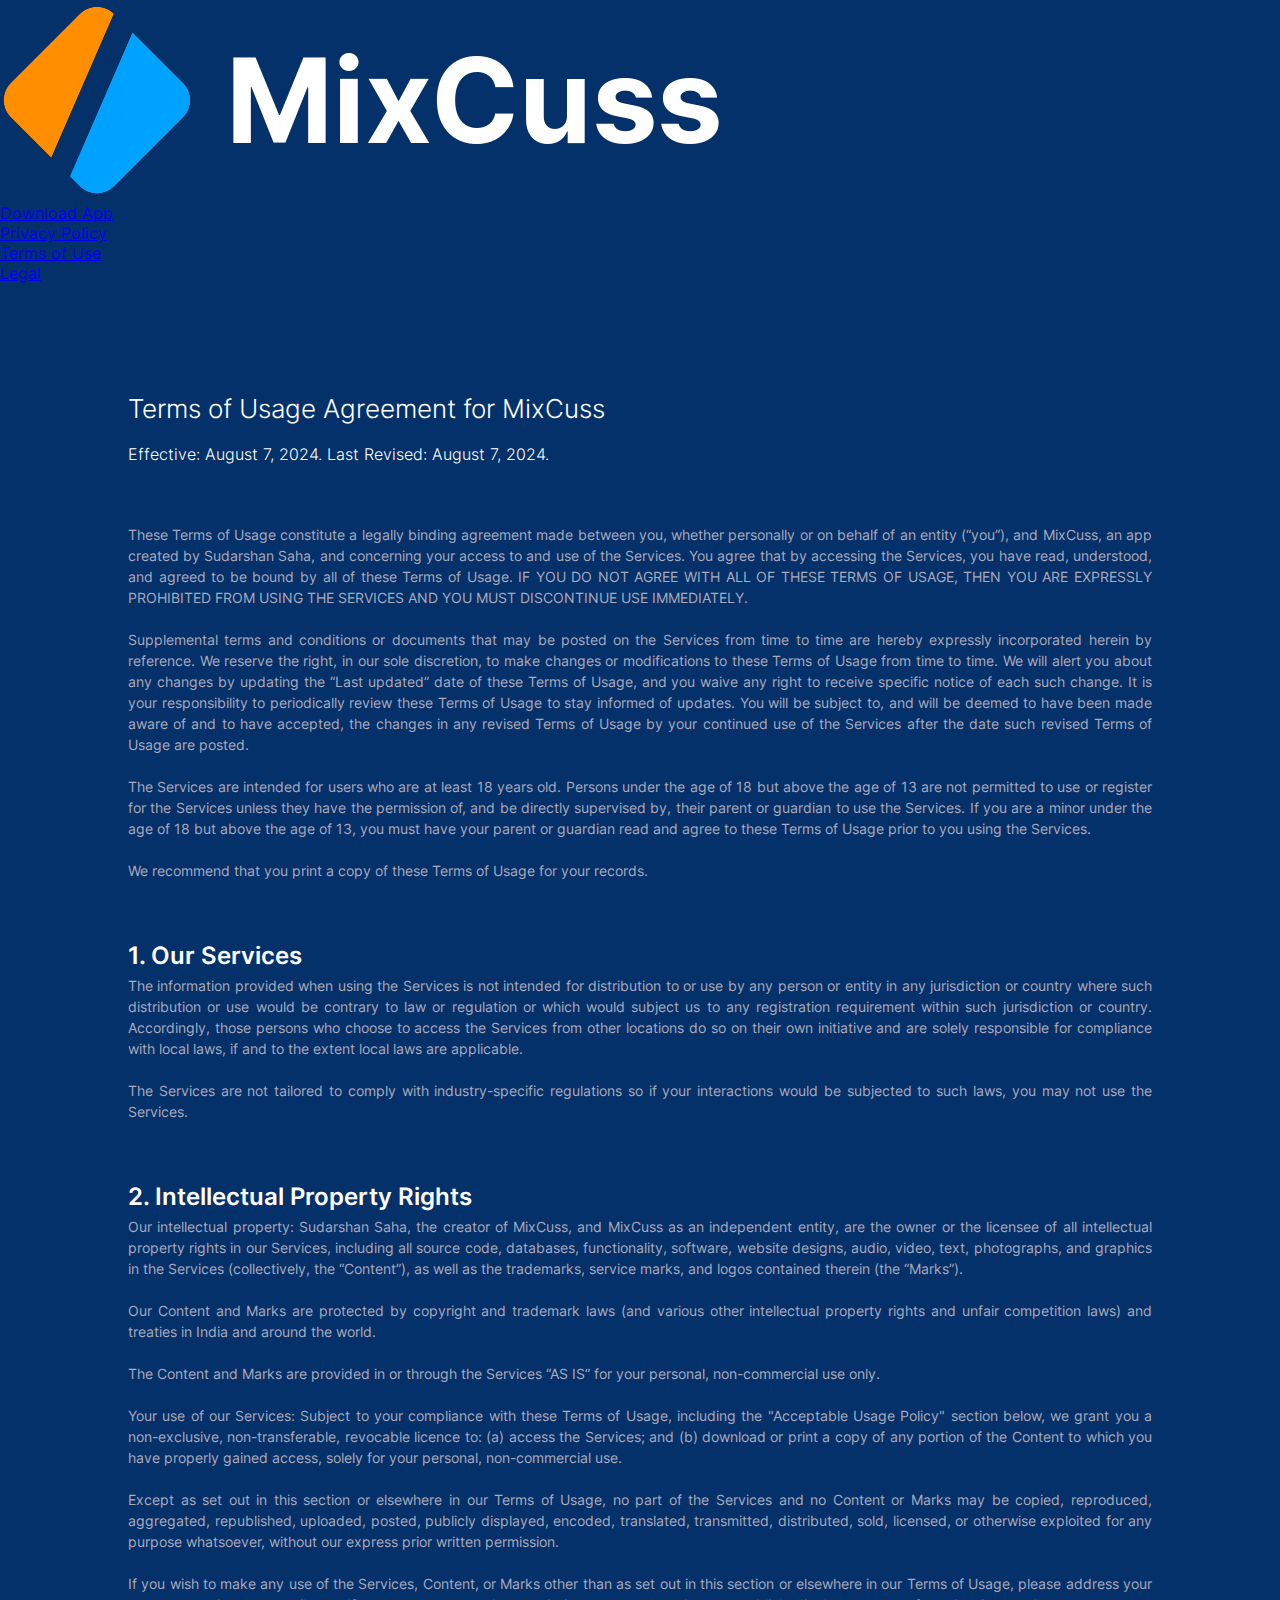
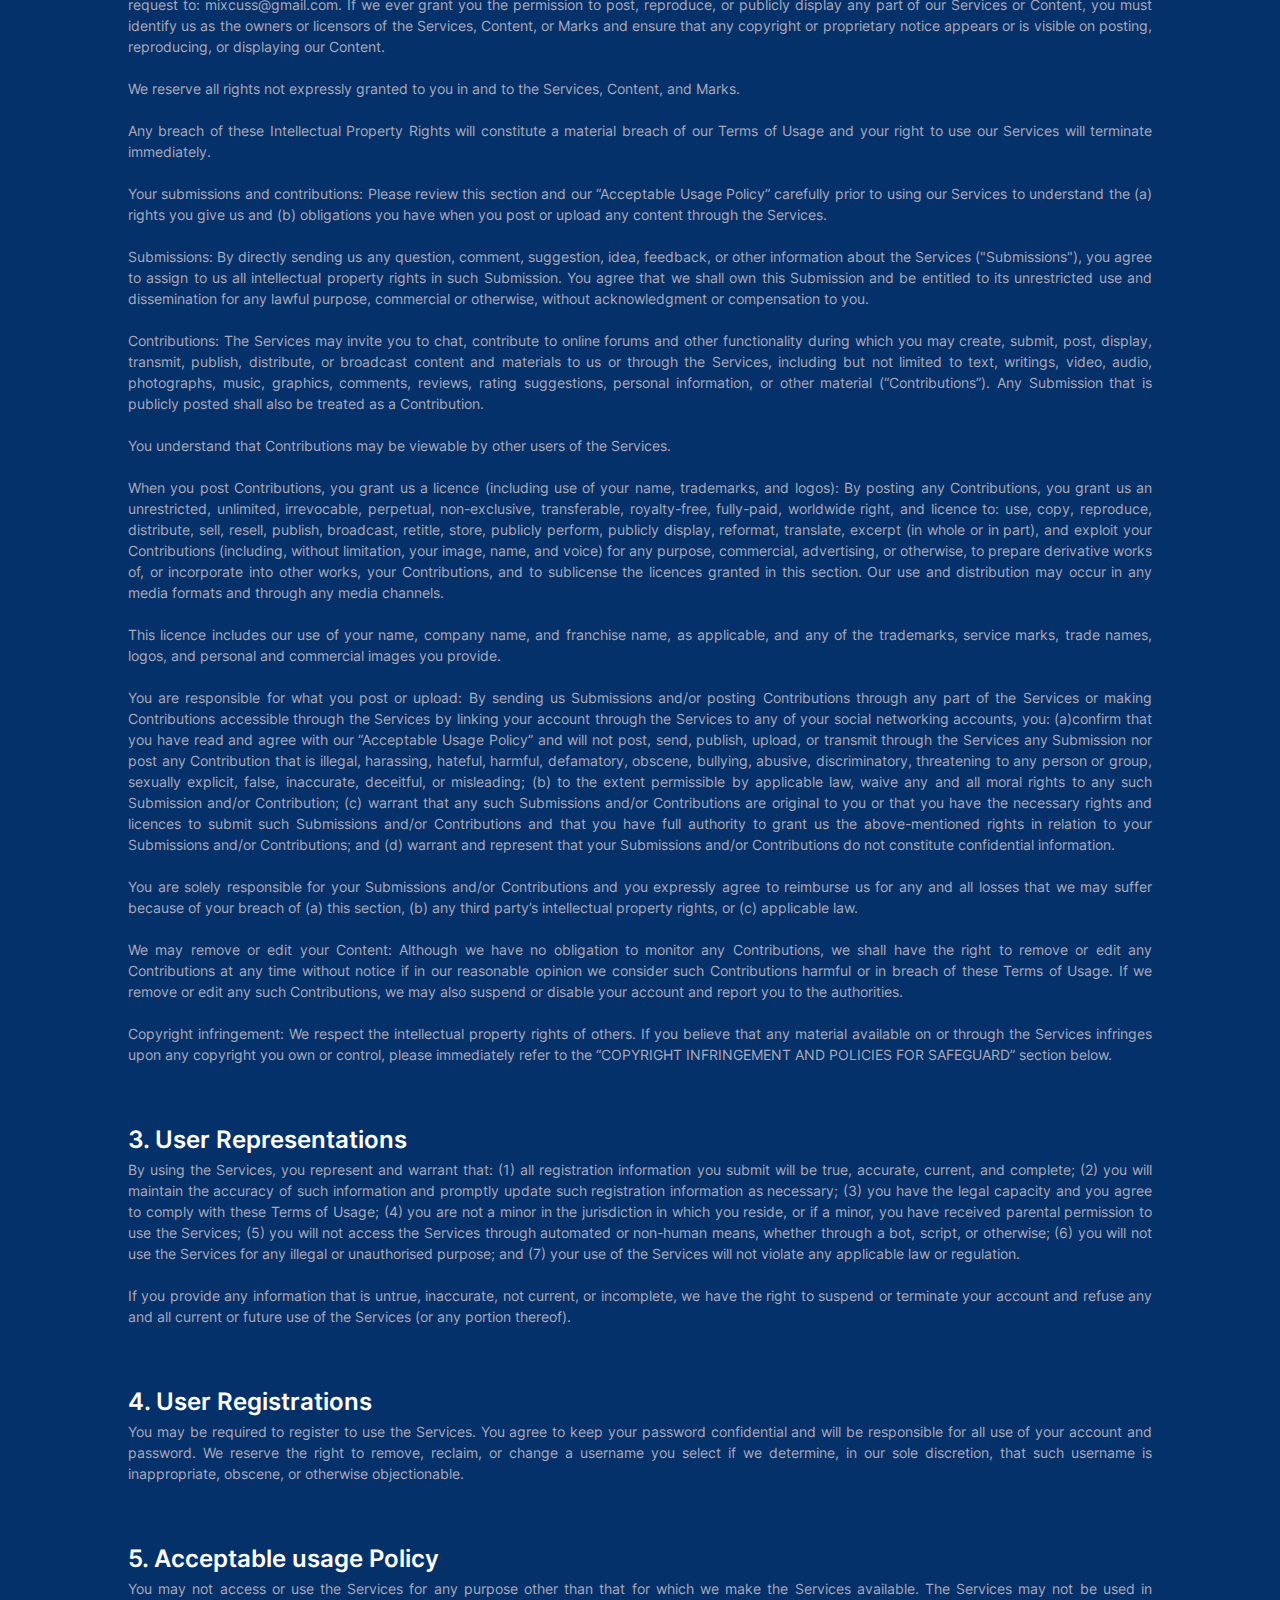
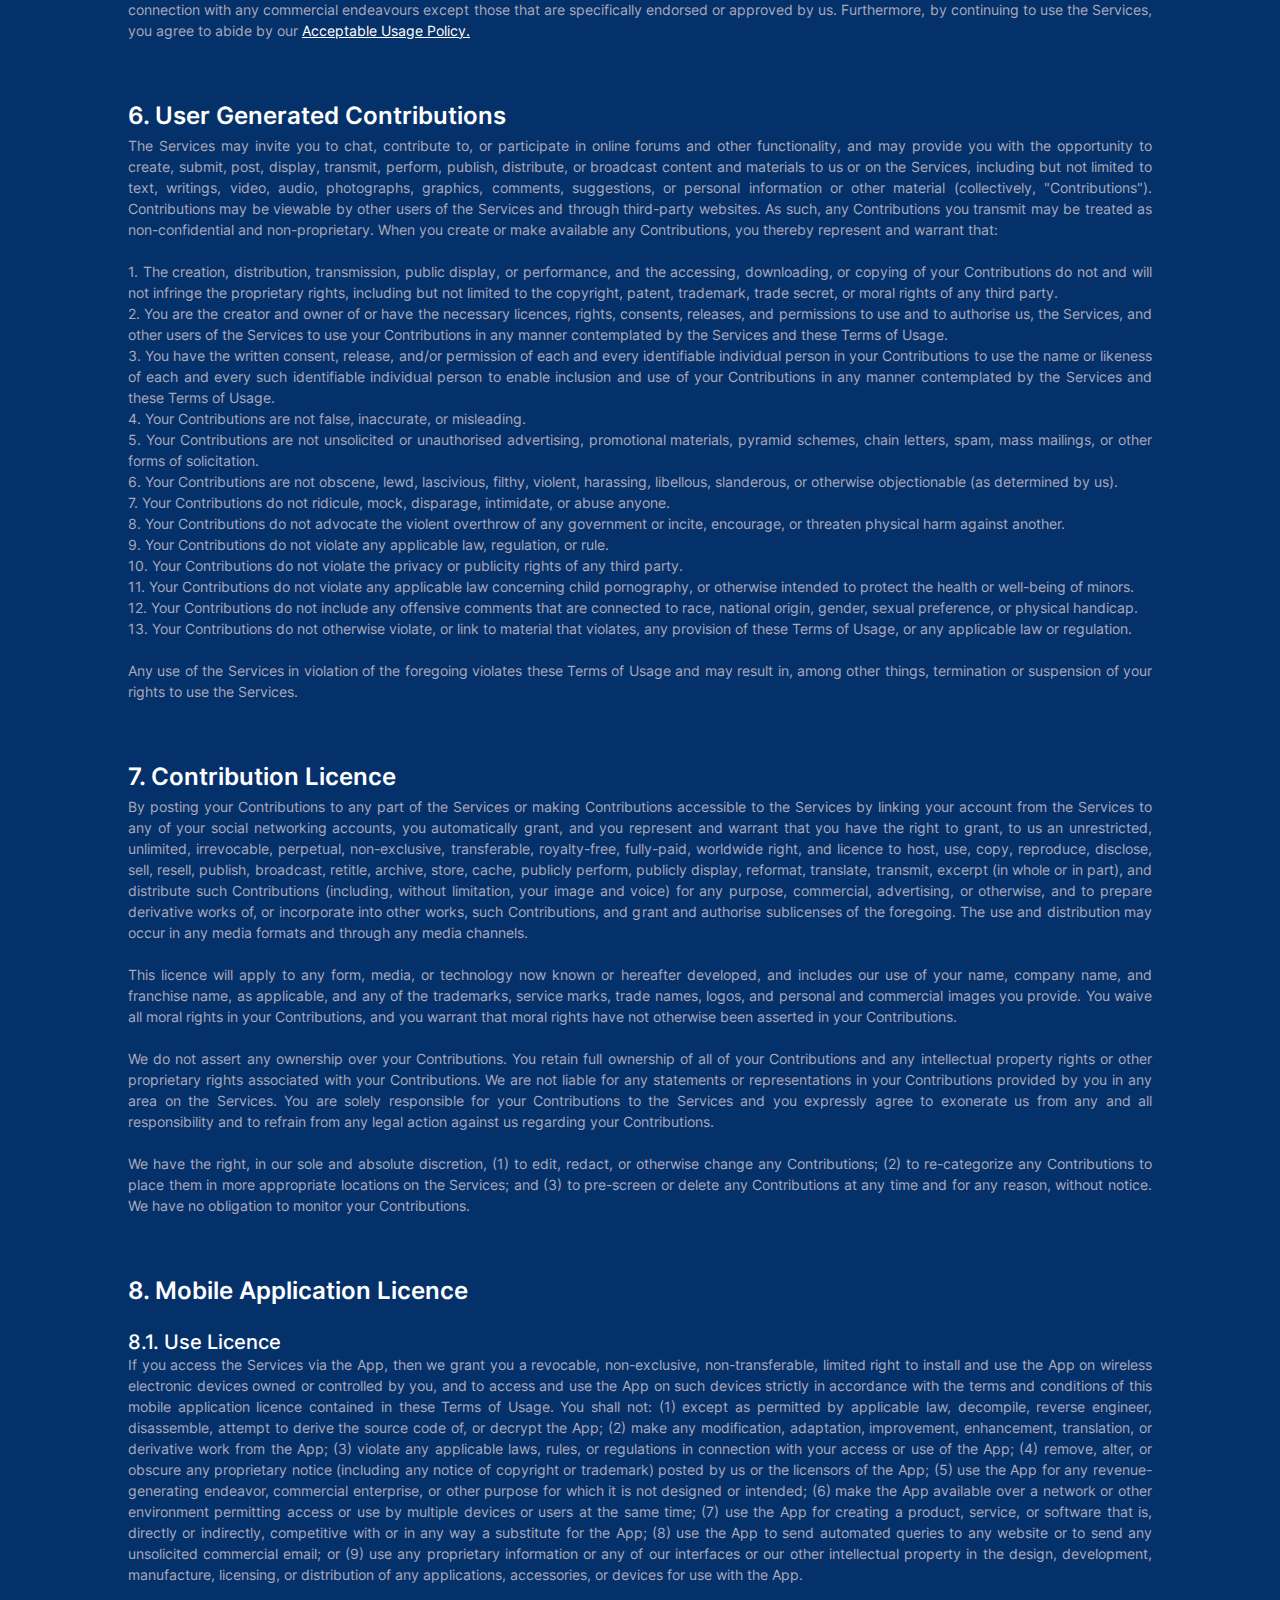
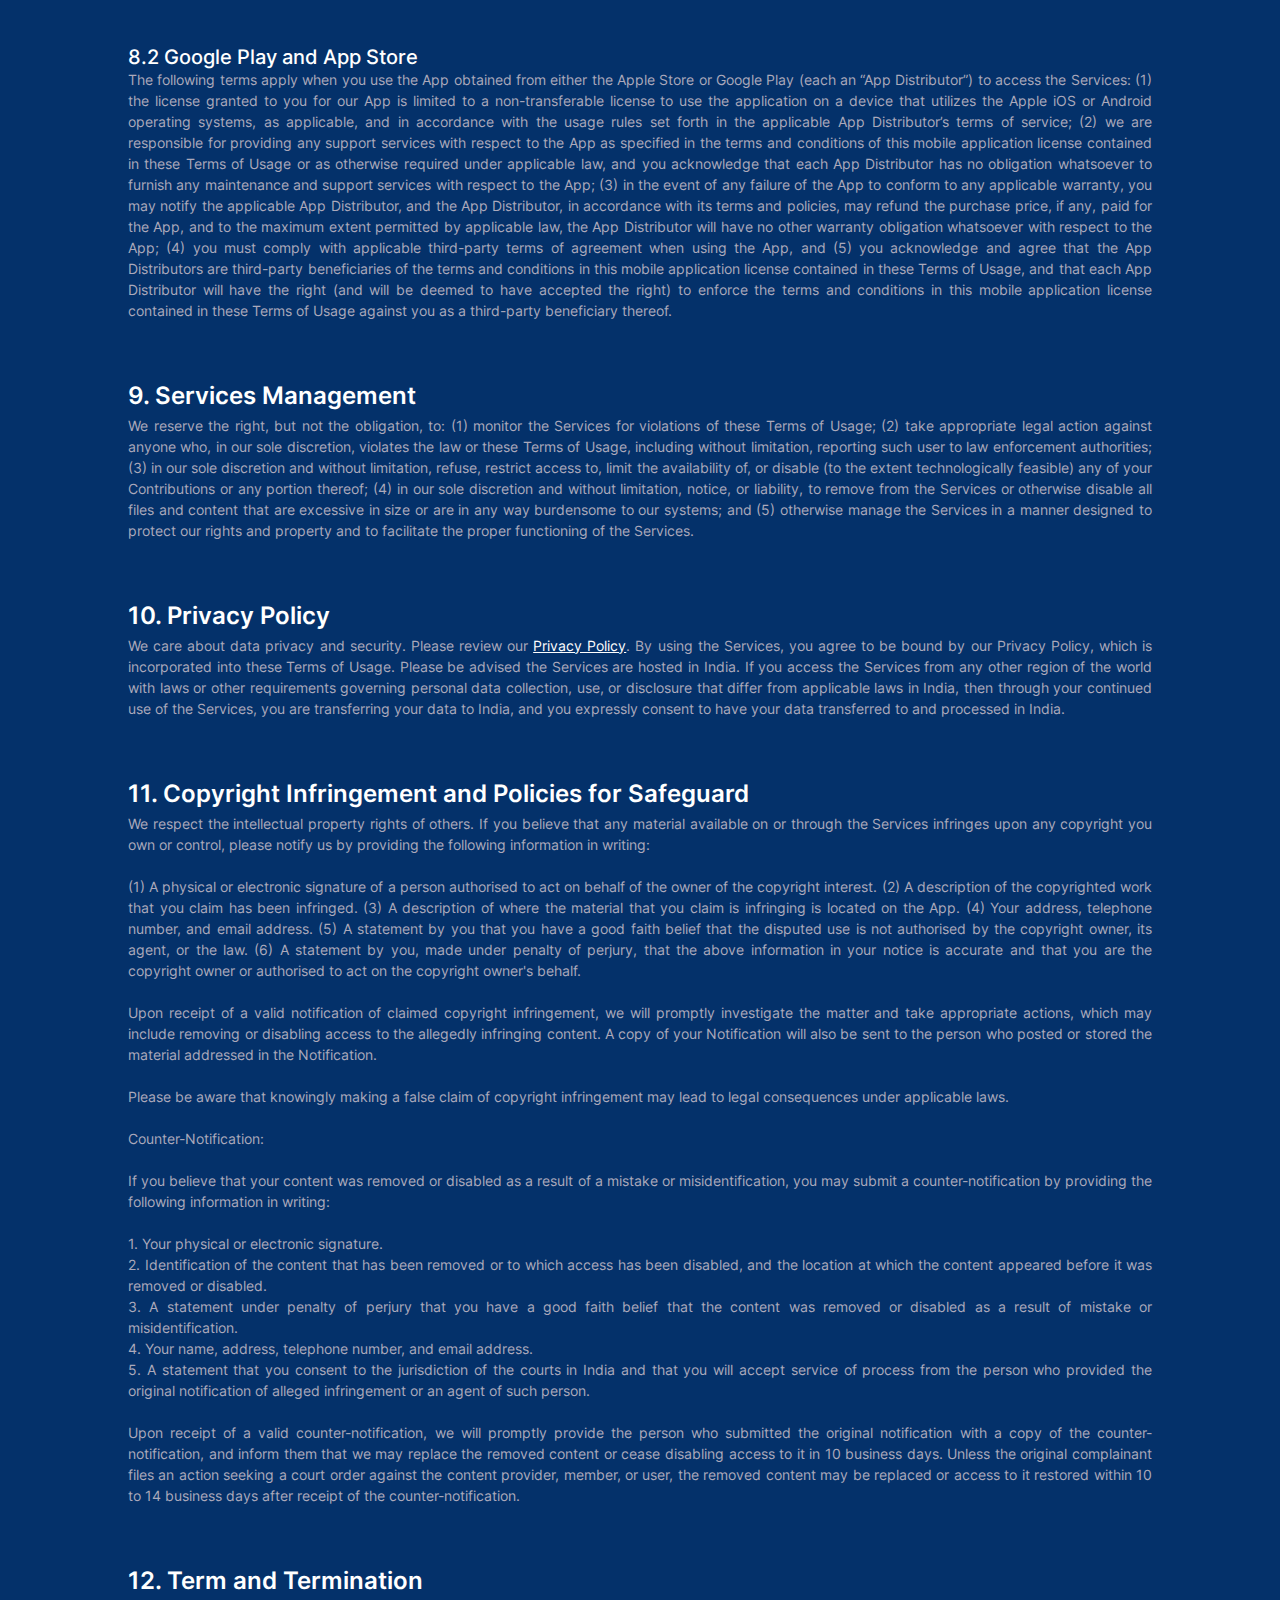
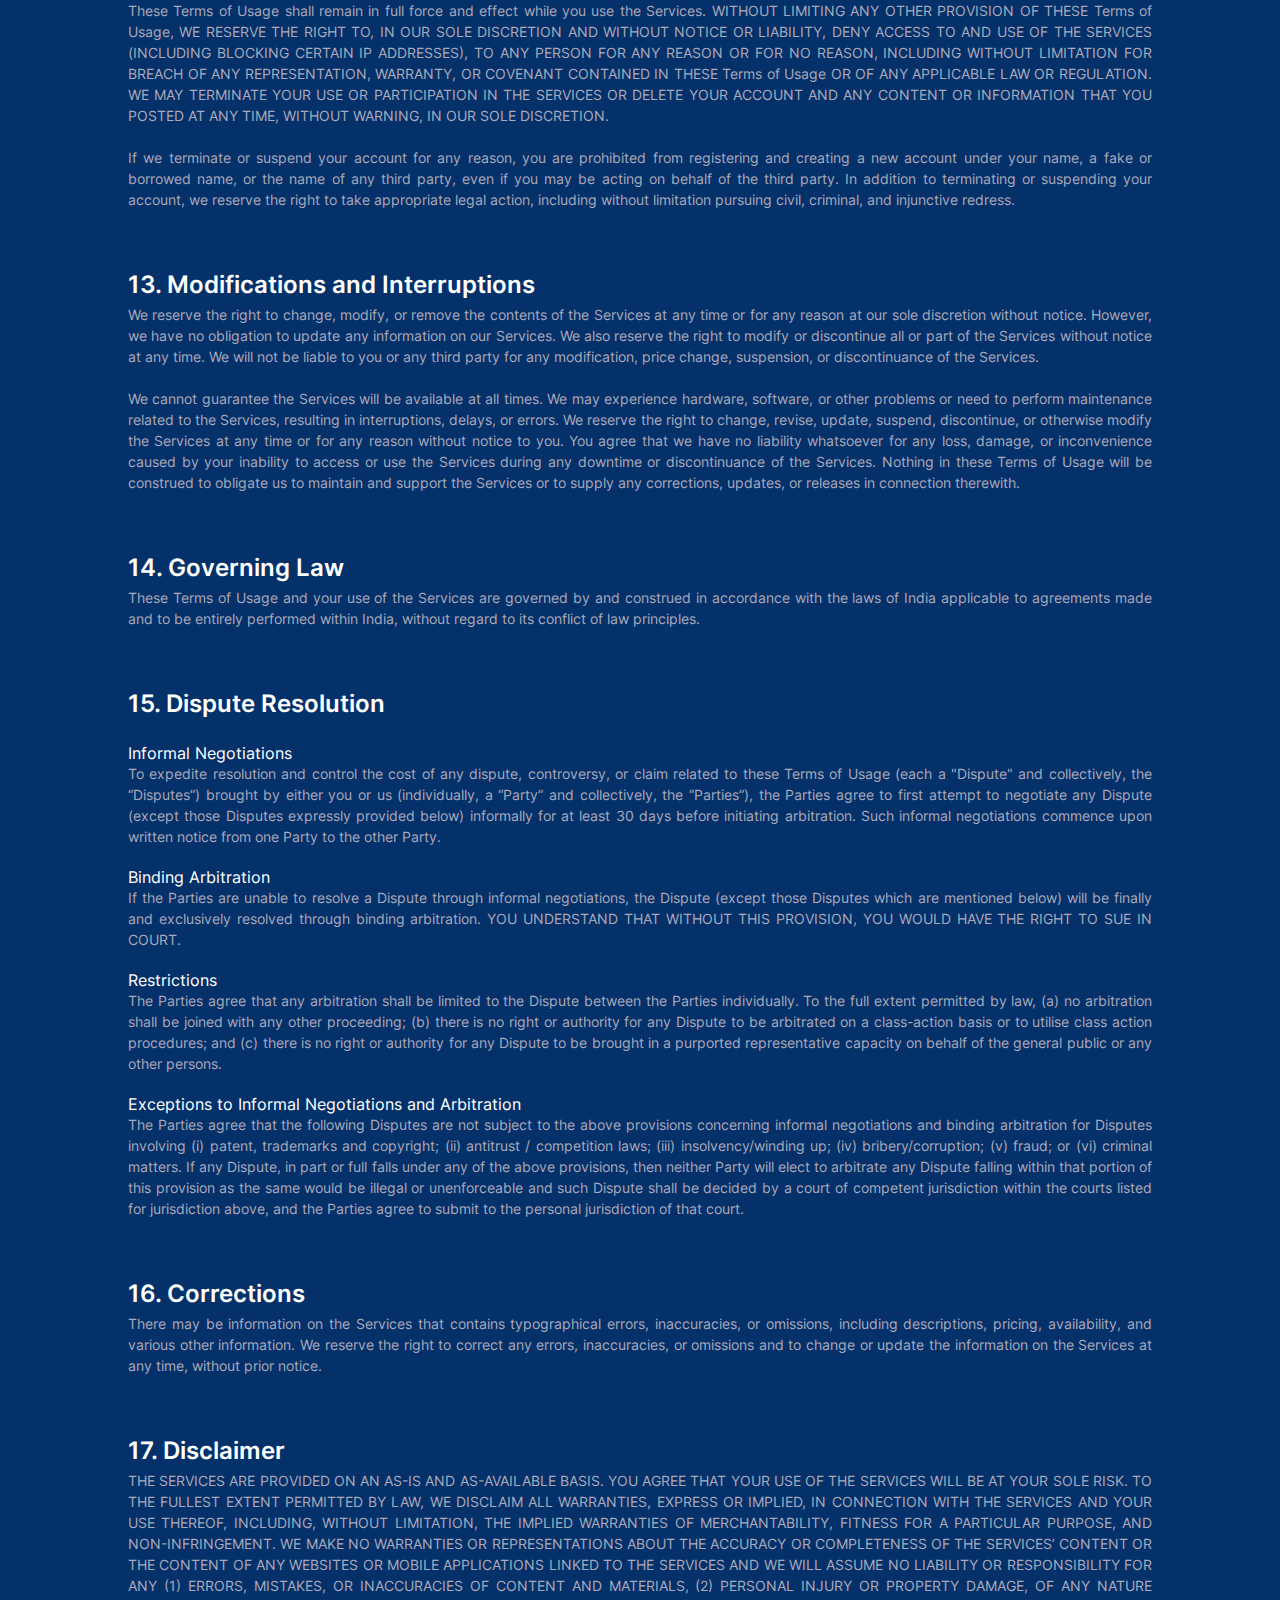
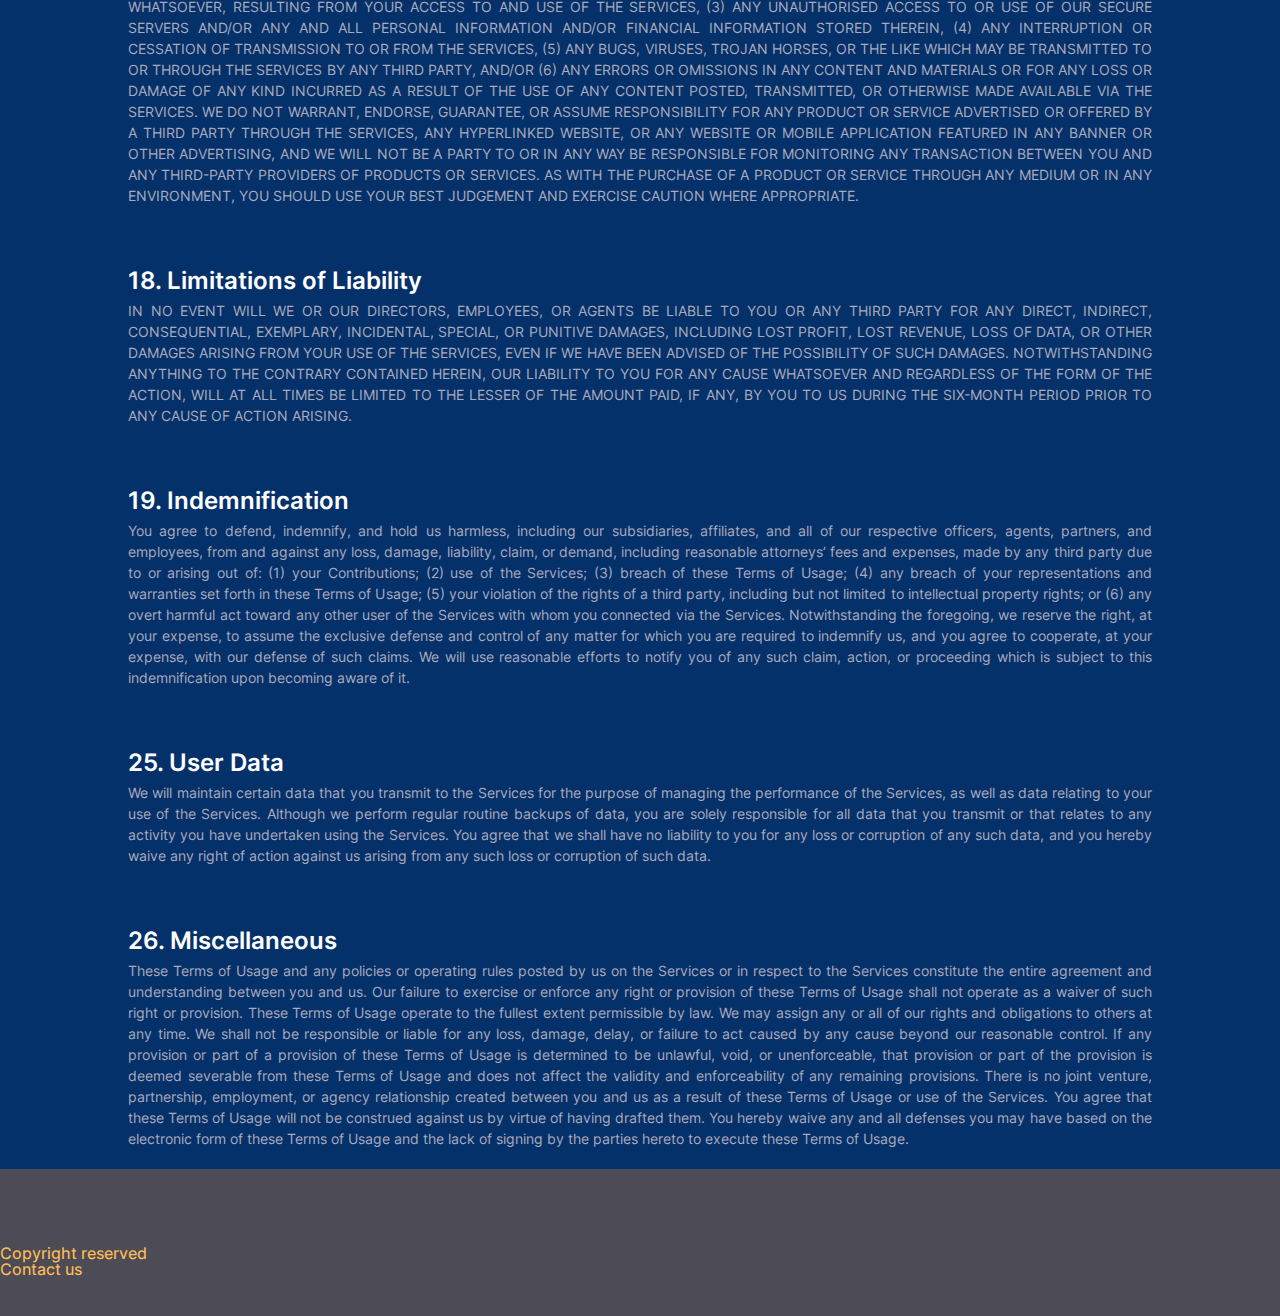
<file: termsOfUse.html>
<!DOCTYPE html>
<html lang="en">

<head>
    <meta charset="UTF-8">
    <meta name="viewport" content="width=device-width, initial-scale=1.0">
    <link rel="stylesheet" href="style.css">
    <title>MixCuss: Terms of Services</title>
</head>

<body>
    <nav>
        <a href="index.html"><img src="images/logoWithName.png" class="logo"></a>
        <div>
            <a href="#" class="downloadApp btn">Download App</a>
        </div>
        <ul>
            <li><a href="privacyPolicy.html">Privacy Policy</a></li>
            <li><a href="#">Terms of Use</a></li>
            <li><a href="legal.html">Legal</a></li>
        </ul>
    </nav>

    <div class="privacyPolicyWrapper">
        <div class="privacyPolicyHeader">
            <h1>Terms of Usage Agreement for MixCuss</h1>
            <br>
            <h3>Effective: August 7, 2024. Last Revised: August 7, 2024.</h3>
            <br>
            <br>
            <br>
        </div>
        <div class="section">
            <div class="textContent">
                These Terms of Usage constitute a legally binding agreement made between you, whether personally or on
                behalf of an entity (“you”), and MixCuss, an app created by Sudarshan Saha, and concerning your access
                to
                and use of the Services. You agree that by accessing the Services, you have read, understood, and agreed
                to
                be bound by all of these Terms of Usage. IF YOU DO NOT AGREE WITH ALL OF THESE TERMS OF USAGE, THEN YOU
                ARE
                EXPRESSLY PROHIBITED FROM USING THE SERVICES AND YOU MUST DISCONTINUE USE IMMEDIATELY.
                <br>
                <br>
                Supplemental terms and conditions or documents that may be posted on the Services from time to time are
                hereby expressly incorporated herein by reference. We reserve the right, in our sole discretion, to make
                changes or modifications to these Terms of Usage from time to time. We will alert you about any changes
                by
                updating the “Last updated” date of these Terms of Usage, and you waive any right to receive specific
                notice
                of each such change. It is your responsibility to periodically review these Terms of Usage to stay
                informed
                of updates. You will be subject to, and will be deemed to have been made aware of and to have accepted,
                the
                changes in any revised Terms of Usage by your continued use of the Services after the date such revised
                Terms of Usage are posted.
                <br>
                <br>
                The Services are intended for users who are at least 18 years old. Persons under the age of 18 but above
                the
                age of 13 are not permitted to use or register for the Services unless they have the permission of, and
                be
                directly supervised by, their parent or guardian to use the Services. If you are a minor under the age
                of 18
                but above the age of 13, you must have your parent or guardian read and agree to these Terms of Usage
                prior
                to you using the Services.
                <br>
                <br>
                We recommend that you print a copy of these Terms of Usage for your records.
            </div>
            <br>
            <br>
            <br>
        </div>

        <div class="section">
            <div class="level1">
                1. Our Services
            </div>
            <div class="textContent">
                The information provided when using the Services is not intended for distribution to or use by any
                person or
                entity in any jurisdiction or country where such distribution or use would be contrary to law or
                regulation
                or which would subject us to any registration requirement within such jurisdiction or country.
                Accordingly,
                those persons who choose to access the Services from other locations do so on their own initiative and
                are
                solely responsible for compliance with local laws, if and to the extent local laws are applicable.
                <br>
                <br>
                The Services are not tailored to comply with industry-specific regulations so if your interactions would
                be
                subjected to such laws, you may not use the Services.
            </div>
            <br>
            <br>
            <br>
        </div>

        <div class="section">
            <div class="level1">
                2. Intellectual Property Rights
            </div>
            <div class="textContent">
                Our intellectual property: Sudarshan Saha, the creator of MixCuss, and MixCuss as an independent entity,
                are the owner or the licensee of all intellectual property rights in our Services, including all source
                code, databases, functionality, software, website designs, audio, video, text, photographs, and graphics
                in the Services (collectively, the “Content”), as well as the trademarks, service marks, and logos
                contained therein (the “Marks”).
                <br>
                <br>
                Our Content and Marks are protected by copyright and trademark laws (and various other intellectual
                property rights and unfair competition laws) and treaties in India and around the world.
                <br>
                <br>
                The Content and Marks are provided in or through the Services “AS IS” for your personal, non-commercial
                use only.
                <br>
                <br>
                Your use of our Services: Subject to your compliance with these Terms of Usage, including the
                "Acceptable Usage Policy" section below, we grant you a non-exclusive, non-transferable, revocable
                licence to: (a) access the Services; and (b) download or print a copy of any portion of the Content to
                which you have properly gained access, solely for your personal, non-commercial use.
                <br>
                <br>
                Except as set out in this section or elsewhere in our Terms of Usage, no part of the Services and no
                Content or Marks may be copied, reproduced, aggregated, republished, uploaded, posted, publicly
                displayed, encoded, translated, transmitted, distributed, sold, licensed, or otherwise exploited for any
                purpose whatsoever, without our express prior written permission.
                <br>
                <br>
                If you wish to make any use of the Services, Content, or Marks other than as set out in this section or
                elsewhere in our Terms of Usage, please address your request to: mixcuss@gmail.com. If we ever grant you
                the permission to post, reproduce, or publicly display any part of our Services or Content, you must
                identify us as the owners or licensors of the Services, Content, or Marks and ensure that any copyright
                or proprietary notice appears or is visible on posting, reproducing, or displaying our Content.
                <br>
                <br>
                We reserve all rights not expressly granted to you in and to the Services, Content, and Marks.
                <br>
                <br>
                Any breach of these Intellectual Property Rights will constitute a material breach of our Terms of Usage
                and your right to use our Services will terminate immediately.
                <br>
                <br>
                Your submissions and contributions: Please review this section and our “Acceptable Usage Policy”
                carefully prior to using our Services to understand the (a) rights you give us and (b) obligations you
                have when you post or upload any content through the Services.
                <br>
                <br>
                Submissions: By directly sending us any question, comment, suggestion, idea, feedback, or other
                information about the Services ("Submissions"), you agree to assign to us all intellectual property
                rights in such Submission. You agree that we shall own this Submission and be entitled to its
                unrestricted use and dissemination for any lawful purpose, commercial or otherwise, without
                acknowledgment or compensation to you.
                <br>
                <br>
                Contributions: The Services may invite you to chat, contribute to online forums and other functionality
                during which you may create, submit, post, display, transmit, publish, distribute, or broadcast content
                and materials to us or through the Services, including but not limited to text, writings, video, audio,
                photographs, music, graphics, comments, reviews, rating suggestions, personal information, or other
                material (“Contributions”). Any Submission that is publicly posted shall also be treated as a
                Contribution.
                <br>
                <br>
                You understand that Contributions may be viewable by other users of the Services.
                <br>
                <br>
                When you post Contributions, you grant us a licence (including use of your name, trademarks, and logos):
                By posting any Contributions, you grant us an unrestricted, unlimited, irrevocable, perpetual,
                non-exclusive, transferable, royalty-free, fully-paid, worldwide right, and licence to: use, copy,
                reproduce, distribute, sell, resell, publish, broadcast, retitle, store, publicly perform, publicly
                display, reformat, translate, excerpt (in whole or in part), and exploit your Contributions (including,
                without limitation, your image, name, and voice) for any purpose, commercial, advertising, or otherwise,
                to prepare derivative works of, or incorporate into other works, your Contributions, and to sublicense
                the licences granted in this section. Our use and distribution may occur in any media formats and
                through any media channels.
                <br>
                <br>
                This licence includes our use of your name, company name, and franchise name, as applicable, and any of
                the trademarks, service marks, trade names, logos, and personal and commercial images you provide.
                <br>
                <br>
                You are responsible for what you post or upload: By sending us Submissions and/or posting Contributions
                through any part of the Services or making Contributions accessible through the Services by linking your
                account through the Services to any of your social networking accounts, you: (a)confirm that you have
                read and agree with our “Acceptable Usage Policy” and will not post, send, publish, upload, or transmit
                through the Services any Submission nor post any Contribution that is illegal, harassing, hateful,
                harmful, defamatory, obscene, bullying, abusive, discriminatory, threatening to any person or group,
                sexually
                explicit, false, inaccurate, deceitful, or misleading; (b) to the extent permissible by applicable law,
                waive any and all moral rights to any such Submission and/or Contribution; (c) warrant that any such
                Submissions and/or Contributions are original to you or that you have the necessary rights and licences
                to
                submit such Submissions and/or Contributions and that you have full authority to grant us the
                above-mentioned rights in relation to your Submissions and/or Contributions; and (d) warrant and
                represent
                that your Submissions and/or Contributions do not constitute confidential information.
                <br>
                <br>
                You are solely responsible for your Submissions and/or Contributions and you expressly agree to
                reimburse us
                for any and all losses that we may suffer because of your breach of (a) this section, (b) any third
                party’s
                intellectual property rights, or (c) applicable law.
                <br>
                <br>
                We may remove or edit your Content: Although we have no obligation to monitor any Contributions, we
                shall
                have the right to remove or edit any Contributions at any time without notice if in our reasonable
                opinion
                we consider such Contributions harmful or in breach of these Terms of Usage. If we remove or edit any
                such
                Contributions, we may also suspend or disable your account and report you to the authorities.
                <br>
                <br>
                Copyright infringement: We respect the intellectual property rights of others. If you believe that any
                material available on or through the Services infringes upon any copyright you own or control, please
                immediately refer to the “COPYRIGHT INFRINGEMENT AND POLICIES FOR SAFEGUARD” section below.
            </div>
            <br>
            <br>
            <br>
        </div>

        <div class="section">
            <div class="level1">
                3. User Representations
            </div>
            <div class="textContent">
                By using the Services, you represent and warrant that:
                (1) all registration information you submit will be true, accurate, current, and complete; (2) you will
                maintain the accuracy of such information and promptly update such registration information as
                necessary;
                (3) you have the legal capacity and you agree to comply with these Terms of Usage; (4) you are not a
                minor
                in the jurisdiction in which you reside, or if a minor, you have received parental permission to use the
                Services; (5) you will not access the Services through automated or non-human means, whether through a
                bot,
                script, or otherwise; (6) you will not use the Services for any illegal or unauthorised purpose; and (7)
                your use of the Services will not violate any applicable law or regulation.
                <br>
                <br>
                If you provide any information that is untrue, inaccurate, not current, or incomplete, we have the right
                to
                suspend or terminate your account and refuse any and all current or future use of the Services (or any
                portion thereof).
            </div>
            <br>
            <br>
            <br>
        </div>

        <div class="section">
            <div class="level1">
                4. User Registrations
            </div>
            <div class="textContent">
                You may be required to register to use the Services. You agree to keep your password confidential and
                will
                be responsible for all use of your account and password. We reserve the right to remove, reclaim, or
                change
                a username you select if we determine, in our sole discretion, that such username is inappropriate,
                obscene,
                or otherwise objectionable.
            </div>
            <br>
            <br>
            <br>
        </div>

        <div class="section">
            <div class="level1">
                5. Acceptable usage Policy
            </div>
            <div class="textContent">
                You may not access or use the Services for any purpose other than that for which we make the Services
                available. The Services may not be used in connection with any commercial endeavours except those that
                are
                specifically endorsed or approved by us. Furthermore, by continuing to use the Services, you agree to
                abide
                by our <a href="acceptableUsagePolicy.html"> Acceptable Usage Policy.</a>
            </div>
            <br>
            <br>
            <br>
        </div>

        <div class="section">
            <div class="level1">
                6. User Generated Contributions
            </div>
            <div class="textContent">
                The Services may invite you to chat, contribute to, or participate in online forums and other
                functionality,
                and may provide you with the opportunity to create, submit, post, display, transmit, perform, publish,
                distribute, or broadcast content and materials to us or on the Services, including but not limited to
                text,
                writings, video, audio, photographs, graphics, comments, suggestions, or personal information or other
                material (collectively, "Contributions"). Contributions may be viewable by other users of the Services
                and
                through third-party websites. As such, any Contributions you transmit may be treated as non-confidential
                and
                non-proprietary. When you create or make available any Contributions, you thereby represent and warrant
                that:
                <br>
                <br>
                1. The creation, distribution, transmission, public display, or performance, and the accessing,
                downloading,
                or copying of your Contributions do not and will not infringe the proprietary rights, including but not
                limited to the copyright, patent, trademark, trade secret, or moral rights of any third party.
                <br>
                2. You are the creator and owner of or have the necessary licences, rights, consents, releases, and
                permissions to use and to authorise us, the Services, and other users of the Services to use your
                Contributions in any manner contemplated by the Services and these Terms of Usage.
                <br>
                3. You have the written consent, release, and/or permission of each and every identifiable individual
                person
                in your Contributions to use the name or likeness of each and every such identifiable individual person
                to
                enable inclusion and use of your Contributions in any manner contemplated by the Services and these
                Terms of
                Usage.
                <br>
                4. Your Contributions are not false, inaccurate, or misleading.
                <br>
                5. Your Contributions are not unsolicited or unauthorised advertising, promotional materials, pyramid
                schemes, chain letters, spam, mass mailings, or other forms of solicitation.
                <br>
                6. Your Contributions are not obscene, lewd, lascivious, filthy, violent, harassing, libellous,
                slanderous,
                or otherwise objectionable (as determined by us).
                <br>
                7. Your Contributions do not ridicule, mock, disparage, intimidate, or abuse anyone.
                <br>
                8. Your Contributions do not advocate the violent overthrow of any government or incite, encourage, or
                threaten physical harm against another.
                <br>
                9. Your Contributions do not violate any applicable law, regulation, or rule.
                <br>
                10. Your Contributions do not violate the privacy or publicity rights of any third party.
                <br>
                11. Your Contributions do not violate any applicable law concerning child pornography, or otherwise
                intended
                to protect the health or well-being of minors.
                <br>
                12. Your Contributions do not include any offensive comments that are connected to race, national
                origin,
                gender, sexual preference, or physical handicap.
                <br>
                13. Your Contributions do not otherwise violate, or link to material that violates, any provision of
                these
                Terms of Usage, or any applicable law or regulation.
                <br>
                <br>
                Any use of the Services in violation of the foregoing violates these Terms of Usage and may result in,
                among
                other things, termination or suspension of your rights to use the Services.
            </div>
            <br>
            <br>
            <br>
        </div>

        <div class="section">
            <div class="level1">
                7. Contribution Licence
            </div>
            <div class="textContent">
                By posting your Contributions to any part of the Services or making Contributions accessible to the
                Services
                by linking your account from the Services to any of your social networking accounts, you automatically
                grant, and you represent and warrant that you have the right to grant, to us an unrestricted, unlimited,
                irrevocable, perpetual, non-exclusive, transferable, royalty-free, fully-paid, worldwide right, and
                licence
                to host, use, copy, reproduce, disclose, sell, resell, publish, broadcast, retitle, archive, store,
                cache,
                publicly perform, publicly display, reformat, translate, transmit, excerpt (in whole or in part), and
                distribute such Contributions (including, without limitation, your image and voice) for any purpose,
                commercial, advertising, or otherwise, and to prepare derivative works of, or incorporate into other
                works,
                such Contributions, and grant and authorise sublicenses of the foregoing. The use and distribution may
                occur
                in any media formats and through any media channels.
                <br>
                <br>
                This licence will apply to any form, media, or technology now known or hereafter developed, and includes
                our
                use of your name, company name, and franchise name, as applicable, and any of the trademarks, service
                marks,
                trade names, logos, and personal and commercial images you provide. You waive all moral rights in your
                Contributions, and you warrant that moral rights have not otherwise been asserted in your Contributions.
                <br>
                <br>
                We do not assert any ownership over your Contributions. You retain full ownership of all of your
                Contributions and any intellectual property rights or other proprietary rights associated with your
                Contributions. We are not liable for any statements or representations in your Contributions provided by
                you
                in any area on the Services. You are solely responsible for your Contributions to the Services and you
                expressly agree to exonerate us from any and all responsibility and to refrain from any legal action
                against
                us regarding your Contributions.
                <br>
                <br>
                We have the right, in our sole and absolute discretion, (1) to edit, redact, or otherwise change any
                Contributions; (2) to re-categorize any Contributions to place them in more appropriate locations on the
                Services; and (3) to pre-screen or delete any Contributions at any time and for any reason, without
                notice.
                We have no obligation to monitor your Contributions.
            </div>
            <br>
            <br>
            <br>
        </div>

        <div class="section">
            <div class="level1">
                8. Mobile Application Licence
            </div>
            <div class="textContent">

            </div>
            <br>

            <div class="level2">
                8.1. Use Licence
            </div>
            <div class="textContent">
                If you access the Services via the App, then we grant you a revocable, non-exclusive, non-transferable,
                limited right to install and use the App on wireless electronic devices owned or controlled by you, and
                to
                access and use the App on such devices strictly in accordance with the terms and conditions of this
                mobile
                application licence contained in these Terms of Usage. You shall not: (1) except as permitted by
                applicable
                law, decompile, reverse engineer, disassemble, attempt to derive the source code of, or decrypt the App;
                (2)
                make any modification, adaptation, improvement, enhancement, translation, or derivative work from the
                App;
                (3) violate any applicable laws, rules, or regulations in connection with your access or use of the App;
                (4)
                remove, alter, or obscure any proprietary notice (including any notice of copyright or trademark) posted
                by
                us or the licensors of the App; (5) use the App for any revenue-generating endeavor, commercial
                enterprise,
                or other purpose for which it is not designed or intended; (6) make the App available over a network or
                other environment permitting access or use by multiple devices or users at the same time; (7) use the
                App
                for creating a product, service, or software that is, directly or indirectly, competitive with or in any
                way
                a substitute for the App; (8) use the App to send automated queries to any website or to send any
                unsolicited commercial email; or (9) use any proprietary information or any of our interfaces or our
                other
                intellectual property in the design, development, manufacture, licensing, or distribution of any
                applications, accessories, or devices for use with the App.
            </div>
            <br>
            <br>
            <br>

            <div class="level2">
                8.2 Google Play and App Store
            </div>
            <div class="textContent">
                The following terms apply when you use the App obtained from either the Apple Store or Google Play (each
                an
                “App Distributor”) to access the Services: (1) the license granted to you for our App is limited to a
                non-transferable license to use the application on a device that utilizes the Apple iOS or Android
                operating
                systems, as applicable, and in accordance with the usage rules set forth in the applicable App
                Distributor’s
                terms of service; (2) we are responsible for providing any support services with respect to the App as
                specified in the terms and conditions of this mobile application license contained in these Terms of
                Usage
                or as otherwise required under applicable law, and you acknowledge that each App Distributor has no
                obligation whatsoever to furnish any maintenance and support services with respect to the App; (3) in
                the
                event of any failure of the App to conform to any applicable warranty, you may notify the applicable App
                Distributor, and the App Distributor, in accordance with its terms and policies, may refund the purchase
                price, if any, paid for the App, and to the maximum extent permitted by applicable law, the App
                Distributor
                will have no other warranty obligation whatsoever with respect to the App; (4) you must comply with
                applicable third-party terms of agreement when using the App, and (5) you acknowledge and agree that the
                App
                Distributors are third-party beneficiaries of the terms and conditions in this mobile application
                license
                contained in these Terms of Usage, and that each App Distributor will have the right (and will be deemed
                to
                have accepted the right) to enforce the terms and conditions in this mobile application license
                contained in
                these Terms of Usage against you as a third-party beneficiary thereof.
            </div>
            <br>
            <br>
            <br>
        </div>

        <div class="section">
            <div class="level1">
                9. Services Management
            </div>
            <div class="textContent">
                We reserve the right, but not the obligation, to: (1) monitor the Services for violations of these Terms
                of
                Usage; (2) take appropriate legal action against anyone who, in our sole discretion, violates the law or
                these Terms of Usage, including without limitation, reporting such user to law enforcement authorities;
                (3)
                in our sole discretion and without limitation, refuse, restrict access to, limit the availability of, or
                disable (to the extent technologically feasible) any of your Contributions or any portion thereof; (4)
                in
                our sole discretion and without limitation, notice, or liability, to remove from the Services or
                otherwise
                disable all files and content that are excessive in size or are in any way burdensome to our systems;
                and
                (5) otherwise manage the Services in a manner designed to protect our rights and property and to
                facilitate
                the proper functioning of the Services.
            </div>
            <br>
            <br>
            <br>
        </div>

        <div class="section">
            <div class="level1">
                10. Privacy Policy
            </div>
            <div class="textContent">
                We care about data privacy and security. Please review our <a href="privacyPolicy.html">Privacy
                    Policy</a>.
                By using the
                Services, you agree to be bound by our Privacy Policy, which is incorporated into these Terms of Usage.
                Please be advised the Services are hosted in India. If you access the Services from any other region of
                the
                world with laws or other requirements governing personal data collection, use, or disclosure that differ
                from applicable laws in India, then through your continued use of the Services, you are transferring
                your
                data to India, and you expressly consent to have your data transferred to and processed in India.
            </div>
            <br>
            <br>
            <br>
        </div>

        <div class="section">
            <div class="level1">
                11. Copyright Infringement and Policies for Safeguard
            </div>
            <div class="textContent">
                We respect the intellectual property rights of others. If you believe that any material available on or
                through the Services infringes upon any copyright you own or control, please notify us by providing the
                following information in writing:
                <br>
                <br>
                (1) A physical or electronic signature of a person authorised to act on behalf of the owner of the
                copyright
                interest. (2) A description of the copyrighted work that you claim has been infringed. (3) A description
                of
                where the material that you claim is infringing is located on the App. (4) Your address, telephone
                number,
                and email address. (5) A statement by you that you have a good faith belief that the disputed use is not
                authorised by the copyright owner, its agent, or the law. (6) A statement by you, made under penalty of
                perjury, that the above information in your notice is accurate and that you are the copyright owner or
                authorised to act on the copyright owner's behalf.
                <br>
                <br>
                Upon receipt of a valid notification of claimed copyright infringement, we will promptly investigate the
                matter and take appropriate actions, which may include removing or disabling access to the allegedly
                infringing content. A copy of your Notification will also be sent to the person who posted or stored the
                material addressed in the Notification.
                <br>
                <br>
                Please be aware that knowingly making a false claim of copyright infringement may lead to legal
                consequences
                under applicable laws.
                <br>
                <br>
                Counter-Notification:
                <br>
                <br>
                If you believe that your content was removed or disabled as a result of a mistake or misidentification,
                you
                may submit a counter-notification by providing the following information in writing:
                <br>
                <br>
                1. Your physical or electronic signature.
                <br>
                2. Identification of the content that has been removed or to which access has been disabled, and the
                location at which the content appeared before it was removed or disabled.
                <br>
                3. A statement under penalty of perjury that you have a good faith belief that the content was removed
                or
                disabled as a result of mistake or misidentification.
                <br>
                4. Your name, address, telephone number, and email address.
                <br>
                5. A statement that you consent to the jurisdiction of the courts in India and that you will accept
                service
                of process from the person who provided the original notification of alleged infringement or an agent of
                such person.
                <br>
                <br>
                Upon receipt of a valid counter-notification, we will promptly provide the person who submitted the
                original
                notification with a copy of the counter-notification, and inform them that we may replace the removed
                content or cease disabling access to it in 10 business days. Unless the original complainant files an
                action
                seeking a court order against the content provider, member, or user, the removed content may be replaced
                or
                access to it restored within 10 to 14 business days after receipt of the counter-notification.
            </div>
            <br>
            <br>
            <br>
        </div>

        <div class="section">
            <div class="level1">
                12. Term and Termination
            </div>
            <div class="textContent">
                These Terms of Usage shall remain in full force and effect while you use the Services. WITHOUT LIMITING
                ANY
                OTHER PROVISION OF THESE Terms of Usage, WE RESERVE THE RIGHT TO, IN OUR SOLE DISCRETION AND WITHOUT
                NOTICE
                OR LIABILITY, DENY ACCESS TO AND USE OF THE SERVICES (INCLUDING BLOCKING CERTAIN IP ADDRESSES), TO ANY
                PERSON FOR ANY REASON OR FOR NO REASON, INCLUDING WITHOUT LIMITATION FOR BREACH OF ANY REPRESENTATION,
                WARRANTY, OR COVENANT CONTAINED IN THESE Terms of Usage OR OF ANY APPLICABLE LAW OR REGULATION. WE MAY
                TERMINATE YOUR USE OR PARTICIPATION IN THE SERVICES OR DELETE YOUR ACCOUNT AND ANY CONTENT OR
                INFORMATION
                THAT YOU POSTED AT ANY TIME, WITHOUT WARNING, IN OUR SOLE DISCRETION.
                <br>
                <br>
                If we terminate or suspend your account for any reason, you are prohibited from registering and creating
                a
                new account under your name, a fake or borrowed name, or the name of any third party, even if you may be
                acting on behalf of the third party. In addition to terminating or suspending your account, we reserve
                the
                right to take appropriate legal action, including without limitation pursuing civil, criminal, and
                injunctive redress.
            </div>
            <br>
            <br>
            <br>
        </div>

        <div class="section">
            <div class="level1">
                13. Modifications and Interruptions
            </div>
            <div class="textContent">
                We reserve the right to change, modify, or remove the contents of the Services at any time or for any
                reason
                at our sole discretion without notice. However, we have no obligation to update any information on our
                Services. We also reserve the right to modify or discontinue all or part of the Services without notice
                at
                any time. We will not be liable to you or any third party for any modification, price change,
                suspension, or
                discontinuance of the Services.
                <br>
                <br>
                We cannot guarantee the Services will be available at all times. We may experience hardware, software,
                or
                other problems or need to perform maintenance related to the Services, resulting in interruptions,
                delays,
                or errors. We reserve the right to change, revise, update, suspend, discontinue, or otherwise modify the
                Services at any time or for any reason without notice to you. You agree that we have no liability
                whatsoever
                for any loss, damage, or inconvenience caused by your inability to access or use the Services during any
                downtime or discontinuance of the Services. Nothing in these Terms of Usage will be construed to
                obligate us
                to maintain and support the Services or to supply any corrections, updates, or releases in connection
                therewith.
            </div>
            <br>
            <br>
            <br>
        </div>

        <div class="section">
            <div class="level1">
                14. Governing Law
            </div>
            <div class="textContent">
                These Terms of Usage and your use of the Services are governed by and construed in accordance with the
                laws
                of India applicable to agreements made and to be entirely performed within India, without regard to its
                conflict of law principles.
            </div>
            <br>
            <br>
            <br>
        </div>

        <div class="section">
            <div class="level1">
                15. Dispute Resolution
            </div>
            <div class="textContent">
            </div>
            <br>

            <div class="level3">
                Informal Negotiations
            </div>
            <div class="textContent">
                To expedite resolution and control the cost of any dispute, controversy, or claim related to these Terms
                of
                Usage (each a "Dispute" and collectively, the “Disputes”) brought by either you or us (individually, a
                “Party” and collectively, the “Parties”), the Parties agree to first attempt to negotiate any Dispute
                (except those Disputes expressly provided below) informally for at least 30 days before initiating
                arbitration. Such informal negotiations commence upon written notice from one Party to the other Party.
            </div>
            <br>

            <div class="level3">
                Binding Arbitration
            </div>
            <div class="textContent">
                If the Parties are unable to resolve a Dispute through informal negotiations, the Dispute (except those
                Disputes which are mentioned below) will be finally and exclusively resolved through binding
                arbitration.
                YOU UNDERSTAND THAT WITHOUT THIS PROVISION, YOU WOULD HAVE THE RIGHT TO SUE IN COURT.
            </div>
            <br>

            <div class="level3">
                Restrictions
            </div>
            <div class="textContent">
                The Parties agree that any arbitration shall be limited to the Dispute between the Parties individually.
                To
                the full extent permitted by law, (a) no arbitration shall be joined with any other proceeding; (b)
                there is
                no right or authority for any Dispute to be arbitrated on a class-action basis or to utilise class
                action
                procedures; and (c) there is no right or authority for any Dispute to be brought in a purported
                representative capacity on behalf of the general public or any other persons.
            </div>
            <br>

            <div class="level3">
                Exceptions to Informal Negotiations and Arbitration
            </div>
            <div class="textContent">
                The Parties agree that the following Disputes are not subject to the above provisions concerning
                informal
                negotiations and binding arbitration for Disputes involving (i) patent, trademarks and copyright; (ii)
                antitrust / competition laws; (iii) insolvency/winding up; (iv) bribery/corruption; (v) fraud; or (vi)
                criminal matters. If any Dispute, in part or full falls under any of the above provisions, then neither
                Party will elect to arbitrate any Dispute falling within that portion of this provision as the same
                would be
                illegal or unenforceable and such Dispute shall be decided by a court of competent jurisdiction within
                the
                courts listed for jurisdiction above, and the Parties agree to submit to the personal jurisdiction of
                that
                court.
            </div>
            <br>
            <br>
            <br>
        </div>

        <div class="section">
            <div class="level1">
                16. Corrections
            </div>
            <div class="textContent">
                There may be information on the Services that contains typographical errors, inaccuracies, or omissions,
                including descriptions, pricing, availability, and various other information. We reserve the right to
                correct any errors, inaccuracies, or omissions and to change or update the information on the Services
                at
                any time, without prior notice.
            </div>
            <br>
            <br>
            <br>
        </div>

        <div class="section">
            <div class="level1">
                17. Disclaimer
            </div>
            <div class="textContent">
                THE SERVICES ARE PROVIDED ON AN AS-IS AND AS-AVAILABLE BASIS. YOU AGREE THAT YOUR USE OF THE SERVICES
                WILL
                BE AT YOUR SOLE RISK. TO THE FULLEST EXTENT PERMITTED BY LAW, WE DISCLAIM ALL WARRANTIES, EXPRESS OR
                IMPLIED, IN CONNECTION WITH THE SERVICES AND YOUR USE THEREOF, INCLUDING, WITHOUT LIMITATION, THE
                IMPLIED
                WARRANTIES OF MERCHANTABILITY, FITNESS FOR A PARTICULAR PURPOSE, AND NON-INFRINGEMENT. WE MAKE NO
                WARRANTIES
                OR REPRESENTATIONS ABOUT THE ACCURACY OR COMPLETENESS OF THE SERVICES’ CONTENT OR THE CONTENT OF ANY
                WEBSITES OR MOBILE APPLICATIONS LINKED TO THE SERVICES AND WE WILL ASSUME NO LIABILITY OR RESPONSIBILITY
                FOR
                ANY (1) ERRORS, MISTAKES, OR INACCURACIES OF CONTENT AND MATERIALS, (2) PERSONAL INJURY OR PROPERTY
                DAMAGE,
                OF ANY NATURE WHATSOEVER, RESULTING FROM YOUR ACCESS TO AND USE OF THE SERVICES, (3) ANY UNAUTHORISED
                ACCESS
                TO OR USE OF OUR SECURE SERVERS AND/OR ANY AND ALL PERSONAL INFORMATION AND/OR FINANCIAL INFORMATION
                STORED
                THEREIN, (4) ANY INTERRUPTION OR CESSATION OF TRANSMISSION TO OR FROM THE SERVICES, (5) ANY BUGS,
                VIRUSES,
                TROJAN HORSES, OR THE LIKE WHICH MAY BE TRANSMITTED TO OR THROUGH THE SERVICES BY ANY THIRD PARTY,
                AND/OR
                (6) ANY ERRORS OR OMISSIONS IN ANY CONTENT AND MATERIALS OR FOR ANY LOSS OR DAMAGE OF ANY KIND INCURRED
                AS A
                RESULT OF THE USE OF ANY CONTENT POSTED, TRANSMITTED, OR OTHERWISE MADE AVAILABLE VIA THE SERVICES. WE
                DO
                NOT WARRANT, ENDORSE, GUARANTEE, OR ASSUME RESPONSIBILITY FOR ANY PRODUCT OR SERVICE ADVERTISED OR
                OFFERED
                BY A THIRD PARTY THROUGH THE SERVICES, ANY HYPERLINKED WEBSITE, OR ANY WEBSITE OR MOBILE APPLICATION
                FEATURED IN ANY BANNER OR OTHER ADVERTISING, AND WE WILL NOT BE A PARTY TO OR IN ANY WAY BE RESPONSIBLE
                FOR
                MONITORING ANY TRANSACTION BETWEEN YOU AND ANY THIRD-PARTY PROVIDERS OF PRODUCTS OR SERVICES. AS WITH
                THE
                PURCHASE OF A PRODUCT OR SERVICE THROUGH ANY MEDIUM OR IN ANY ENVIRONMENT, YOU SHOULD USE YOUR BEST
                JUDGEMENT AND EXERCISE CAUTION WHERE APPROPRIATE.
            </div>
            <br>
            <br>
            <br>
        </div>

        <div class="section">
            <div class="level1">
                18. Limitations of Liability
            </div>
            <div class="textContent">
                IN NO EVENT WILL WE OR OUR DIRECTORS, EMPLOYEES, OR AGENTS BE LIABLE TO YOU OR ANY THIRD PARTY FOR ANY
                DIRECT, INDIRECT, CONSEQUENTIAL, EXEMPLARY, INCIDENTAL, SPECIAL, OR PUNITIVE DAMAGES, INCLUDING LOST
                PROFIT,
                LOST REVENUE, LOSS OF DATA, OR OTHER DAMAGES ARISING FROM YOUR USE OF THE SERVICES, EVEN IF WE HAVE BEEN
                ADVISED OF THE POSSIBILITY OF SUCH DAMAGES. NOTWITHSTANDING ANYTHING TO THE CONTRARY CONTAINED HEREIN,
                OUR
                LIABILITY TO YOU FOR ANY CAUSE WHATSOEVER AND REGARDLESS OF THE FORM OF THE ACTION, WILL AT ALL TIMES BE
                LIMITED TO THE LESSER OF THE AMOUNT PAID, IF ANY, BY YOU TO US DURING THE SIX-MONTH PERIOD PRIOR TO ANY
                CAUSE OF ACTION ARISING.
            </div>
            <br>
            <br>
            <br>
        </div>

        <div class="section">
            <div class="level1">
                19. Indemnification
            </div>
            <div class="textContent">
                You agree to defend, indemnify, and hold us harmless, including our subsidiaries, affiliates, and all of
                our
                respective officers, agents, partners, and employees, from and against any loss, damage, liability,
                claim,
                or demand, including reasonable attorneys’ fees and expenses, made by any third party due to or arising
                out
                of: (1) your Contributions; (2) use of the Services; (3) breach of these Terms of Usage; (4) any breach
                of
                your representations and warranties set forth in these Terms of Usage; (5) your violation of the rights
                of a
                third party, including but not limited to intellectual property rights; or (6) any overt harmful act
                toward
                any other user of the Services with whom you connected via the Services. Notwithstanding the foregoing,
                we
                reserve the right, at your expense, to assume the exclusive defense and control of any matter for which
                you
                are required to indemnify us, and you agree to cooperate, at your expense, with our defense of such
                claims.
                We will use reasonable efforts to notify you of any such claim, action, or proceeding which is subject
                to
                this indemnification upon becoming aware of it.
            </div>
            <br>
            <br>
            <br>
        </div>

        <div class="section">
            <div class="level1">
                25. User Data
            </div>
            <div class="textContent">
                We will maintain certain data that you transmit to the Services for the purpose of managing the
                performance
                of the Services, as well as data relating to your use of the Services. Although we perform regular
                routine
                backups of data, you are solely responsible for all data that you transmit or that relates to any
                activity
                you have undertaken using the Services. You agree that we shall have no liability to you for any loss or
                corruption of any such data, and you hereby waive any right of action against us arising from any such
                loss
                or corruption of such data.
            </div>
            <br>
            <br>
            <br>
        </div>

        <div class="section">
            <div class="level1">
                26. Miscellaneous
            </div>
            <div class="textContent">
                These Terms of Usage and any policies or operating rules posted by us on the Services or in respect to
                the
                Services constitute the entire agreement and understanding between you and us. Our failure to exercise
                or
                enforce any right or provision of these Terms of Usage shall not operate as a waiver of such right or
                provision. These Terms of Usage operate to the fullest extent permissible by law. We may assign any or
                all
                of our rights and obligations to others at any time. We shall not be responsible or liable for any loss,
                damage, delay, or failure to act caused by any cause beyond our reasonable control. If any provision or
                part
                of a provision of these Terms of Usage is determined to be unlawful, void, or unenforceable, that
                provision
                or part of the provision is deemed severable from these Terms of Usage and does not affect the validity
                and
                enforceability of any remaining provisions. There is no joint venture, partnership, employment, or
                agency
                relationship created between you and us as a result of these Terms of Usage or use of the Services. You
                agree that these Terms of Usage will not be construed against us by virtue of having drafted them. You
                hereby waive any and all defenses you may have based on the electronic form of these Terms of Usage and
                the
                lack of signing by the parties hereto to execute these Terms of Usage.
            </div>
        </div>
    </div>

    <div class="featureSeparator"></div>
    <div class="footer">
        <h3>Copyright reserved<br>Contact us</h3>
    </div>
</body>

</html>
</file>
<file: style.css>
@font-face {
    font-family: "Inter";
    src: url("fonts/Inter-VariableFont_slnt,wght.ttf");
}

* {
    margin: 0;
    padding: 0;
    box-sizing: border-box;
    font-family: 'Inter';
}

body {
    width: 100%;
    min-height: 100vh;
    background-color: #04316a;
    padding: 0%;
    display: flex;
    flex-direction: column;
    margin: auto;
}

@media only screen and (min-width:1000px) {
    .computer {
        display: inline-block;
    }

    .privacyPolicyWrapper {
        margin-top: 7vw;
    }
}

@media only screen and (max-width:1000px) {
    .computer {
        display: none;
    }
}

.computer nav {
    width: 100%;
    height: 4.5vw;
    padding: 0.75vw 5%;
    display: inline-block;
    align-items: center;
    vertical-align: middle;
    margin: 0;
    font-size: 1vw;
    background-color: #04316a;
    position: fixed;
    top: 0;
    left: 0;
    z-index: 20;
    box-shadow: 0 0px 0.5vw 0.25vw rgba(0, 0, 0, 0.19);
}

.computer nav .logo {
    height: 3vw;
    float: left;
}

.computer nav ul {
    float: right;
    padding: 0;
    margin: 0;
}

.computer nav ul li {
    display: inline-block;
    list-style: none;
    margin: 0.78125vw 1.171875vw;
    padding: 0;
}

.computer nav ul li a {
    text-decoration: none;
    color: white;
    font-weight: 400;
    font-size: 1.25vw;
}

.computer .downloadApp {
    float: right;
    margin-left: 1.5625vw;
}

.computer .btn {
    display: inline-block;
    text-decoration: none;
    padding: 0.78125vw 3.125vw;
    color: #484B55;
    background-color: #ffbe55;
    font-size: 1.1719vw;
    border-radius: 2.34375vw;
}

.computer .headerContent {
    display: block;
    margin-top: 4.5vw;
}

.computer .header-img {
    width: 50%;
    float: left;
}

.computer .headerDescription {
    width: 50%;
    padding-top: 3vw;
    padding-left: 0.78125vw;
    padding-right: 6%;
    float: left;
    text-align: right;
}

.computer .headerDescription h1 {
    font-size: 2.734375vw;
    color: #00a2ff;
    line-height: 3.90625vw;
    font-weight: 400;
    animation-delay: 0.7s;
}

.computer .headerDescription p {
    margin-top: 1.171875vw;
    padding-right: 1.171875vw;
    color: #4f9da7;
    font-size: 1.71875vw;
    line-height: 2.34375vw;
    animation-delay: 1.4s;
}

.computer .screenShotsContainer {
    position: relative;
    width: 50%;
    min-height: 45vw;
    float: right;
    display: block;
    text-align: left;
    z-index: 5;
}

.computer .screenShots {
    display: inline-block;
    position: absolute;
    height: 40vw;
    margin-top: 4vw;
    border-radius: 20px;
    box-shadow: 0 0px 0.75vw 0.5vw rgba(0, 0, 0, 0.15);
}

.screenShot1 {
    margin-left: 10%;
    scale: 0.7;
    z-index: 8;
    transition: margin-left linear .2s, scale linear .2s, z-index linear .2s;
}

.screenShot2 {
    margin-left: 22%;
    scale: 0.85;
    z-index: 9;
    transition: margin-left linear .2s, scale linear .2s, z-index linear .2s;
}

.screenShot3 {
    margin-left: 40%;
    scale: 1.0;
    z-index: 10;
    transition: margin-left linear .2s, scale linear .2s;
}

.screenShot4 {
    margin-left: 53%;
    scale: 0.85;
    z-index: 9;
    transition: margin-left linear .2s, scale linear .2s, z-index linear .1s;
}

.screenShot5 {
    margin-left: 63%;
    scale: 0.7;
    z-index: 8;
    transition: margin-left linear .2s, scale linear .2s, z-index linear .2s;
}

.screenShot6 {
    margin-left: 40%;
    scale: 0.6;
    z-index: 7;
    transition: margin-left linear .2s, scale linear .2s, z-index linear .2s;
}

.screenShotsNavigatorContainer {
    position: relative;
    width: 80%;
    min-height: 0.9375vw;
    float: right;
    display: block;
    z-index: 5;
}

.screenShotsNavigator {
    width: 20%;
    min-height: 0.9375vw;
    margin-left: 64.05%;
    text-align: center;
    z-index: 5;
}

.screenShotsNavigatorTab {
    display: inline-block;
    width: 0.9375vw;
    height: 0.9375vw;
    border-radius: 50%;
    border: 2px solid #00A2FF;
    margin-left: 0.15625vw;
    margin-right: 0.15625vw;
    cursor: pointer;
}

.screenShotsNavigator .selected {
    background-color: #00A2FF;
    cursor: default;
}

.computer .featureContent {
    display: inline-block;
    width: 100%;
    background-color: #fcdebf;
    margin-top: 4.6875vw;
    padding-left: 10vw;
    color: #4D4B55;
}

.computer .featureContent .fiveReason {
    height: 34vw;
    overflow: hidden;
    display: block;
    float: left;
}

.computer .featureContent .fiveReason img {
    display: block;
    height: 45vw;
    position: relative;
    top: -6vw;
}

.computer .featureContent .featureContentText {
    display: block;
    height: 34vw;
    width: 30vw;
    float: left;
}

.computer .featureContent h1 {
    font-size: 6.25vw;
    font-weight: 500;
    /* line-height: 6.375vw; */
    position: relative;
    top: 6vw;
    left: -5vw;
}

.computer .featureContent h2 {
    font-size: 3.125vw;
    font-weight: 300;
    line-height: 3vw;
    position: relative;
    top: 5vw;
    left: 2vw;
}

.computer .featureDescription {
    width: 100%;
    background-color: #04316a;
}

.computer .featureDescription h1 {
    font-size: 6.25vw;
    font-weight: 500;
    display: inline;
}

.computer .featureDescription h2 {
    font-size: 4.6875vw;
    font-weight: 300;
    display: inline;
}

.computer .featureSeparator {
    width: 100%;
    height: 6.25vw;
    background-color: #04316a;
    display: inline-block;
}

.computer .reasonZero {
    height: 20vw;
    background-color: white;
}

.computer .reasonZero1 {
    width: calc(40% - 3.125vw);
    height: 100%;
    background-color: #ffbe55;
    float: left;
}

.computer .reasonZero1ContentWrapper {
    float: right;
    margin-top: 4vw;
}

.computer .reasonZero1ContentWrapper h2 {
    font-size: 6.25vw;
    font-weight: 500;
    color: #484B55;
}

.computer .reasonZero2 {
    width: calc(60% + 3.125vw);
    height: 100%;
    background-color: #04316a;
    float: left;
    border-left: 6.25vw solid #ffbe55;
    border-bottom: 20vw solid transparent;
    box-sizing: border-box;
}

.computer .reasonZero2ContentWrapper {
    float: left;
    margin-top: 4vw;
    color: white;
    padding-left: 2.734375vw;
    padding-top: 0.8vw;
}

.computer .reasonDescription {
    color: white;
    padding: 1.171875vw 5%;
    float: left;
}

.computer .reasonDescription h1 {
    font-size: 4.6875vw;
    font-weight: 500;
    display: inline;
}

.computer .reasonDescription h2 {
    font-size: 3.125vw;
    font-weight: 300;
    display: inline;
}

.computer .reasonDescription1 {
    width: calc(90% - 25vw);
}

.computer .reasonKey {
    color: #484B55;
    background-color: #ffbe55;
    padding-top: 2.34375vw;
}

.computer .reasonKey1 {
    width: 25vw;
    height: 25vw;
    float: left;
    text-align: center;
    margin-right: 10%;
}

.computer .reasonDescription2 {
    width: calc(90% - 28.125vw);
}

.computer .reasonKey2 {
    width: 28.125vw;
    height: 28.125vw;
    float: left;
    text-align: center;
    margin-left: 10%;
}

.computer .reasonDescription3 {
    width: calc(90% - 25vw);
}

.computer .reasonKey3 {
    width: 25vw;
    height: 25vw;
    float: left;
    text-align: center;
    margin-right: 10%;
}

.computer .reasonDescription4 {
    width: calc(90% - 36.71875vw);
}

.computer .reasonKey4 {
    width: 36.71875vw;
    height: 36.71875vw;
    float: left;
    text-align: left;
    margin-left: 10%;
    padding-left: 1.25vw;
}

.computer .reasonDescription5 {
    width: calc(90% - 25vw);
}

.computer .reasonKey5 {
    width: 25vw;
    height: 25vw;
    float: left;
    text-align: center;
    margin-right: 10%;
}

.footerSeparator {
    width: 100%;
    height: 8px;
    background-color: #ffbe55;
    margin-top: 8vw;
}

.footer {
    width: 100%;
    text-align: left;
    vertical-align: top;
    color: white;
    background-color: #4D4B55;
    padding-top: 6vw;
    padding-bottom: 3vw;
}

.subFooter {
    float: left;
    min-height: 200px;
    padding: 0 6vw;
}

.footer .computer .logo {
    height: 2.8vw;
}

.footer .computer .footerLogo {
    width: 3vw;
    height: 3vw;
    vertical-align: middle;
    text-align: center;
    border-radius: 50%;
    border: 1px solid #ffffff;
    margin-right: 1.5vw;
    cursor: pointer;
}

#linkedInLogo {
    padding: 0.3vw;
}

#facebookLogo {
    padding: 0.3vw;
}

#instagramLogo {
    padding: 0.3vw;
}

#youtubeLogo {
    padding: 0.2vw;
}

#xLogo {
    padding: 0.3vw;
}

.footer h3 {
    font-size: 16px;
    font-weight: 450;
    line-height: 100%;
    color: #ffbe55;
}

.footer h4 {
    font-size: 16px;
    font-weight: 400;
    line-height: 100%;
    color: #fcdebf;
}

.footer a {
    text-decoration: none;
    color: #fcdebf;
}

.privacyPolicyWrapper {
    display: block;
    padding: 1.5625vw 10%;
    text-justify: inter-word;
}

.privacyPolicyHeader h1 {
    color: white;
    font-size: 26px;
    font-weight: 300;
}


.privacyPolicyHeader h3 {
    color: white;
    font-size: 16px;
    font-weight: 300;
}

.level1 {
    color: #ffffff;
    font-size: 24px;
    font-weight: 600;
    margin-bottom: 5px;
}

.level2 {
    color: #ffffff;
    font-size: 20px;
    font-weight: 500;
}

.level3 {
    color: #ffffff;
    font-size: 16px;
    font-weight: 400;
}

.textContent {
    color: #ABA9BB;
    font-size: 14px;
    font-weight: 400;
    line-height: 1.5;
    text-align: justify;
}

.textContent a:link, .information a:link {
    color: #ffffff;
}

.textContent a:visited, .information a:visited {
    color: #ffffff;
}

.textContent a:hover, .information a:hover {
    color: #00A2FF;
}

.textContent a:active, .information a:active {
    color: #00A2FF;
}

.information {
    color: #ABA9BB;
    font-size: 16px;
    font-weight: 400;
    line-height: 1.5;
    text-align: justify;
}

.initialAnimation1 {
    opacity: 0;
    transform: scale(0, 0);
    animation: scale1 0.5s linear forwards;
}

.qaSeparator {
    width: 100%;
    height: 10px;
}

.foundarAvatar {
    float: left;
    width: 30vw;
    height: 30vw;
    margin: 5vw 5vw 5vw 0;
    border-radius: 50%;
    box-shadow: 0 0px 0.75vw 0.5vw rgba(0, 0, 0, 0.15);
}

.foundersNote {
    float: left;
    margin: 15vw 0vw 5vw 1vw;
    width: 41vw;
    padding: 3vw;
    box-shadow: 0 0px 0.75vw 0.5vw rgba(0, 0, 0, 0.15);
    border-radius: 1vw;
}

@keyframes scale1 {
    100% {
        opacity: 1;
        transform: scale(1, 1);
    }
}

.initialAnimation2 {
    opacity: 0;
    transform: translateX(5.46875vw);
    animation: moveLeft1 0.5s linear forwards;
}

@keyframes moveLeft1 {
    100% {
        opacity: 1;
        transform: translateX(0px);
    }
}

.hidden1 {
    opacity: 0;
    transform: translateX(5.46875vw);
    transition: all 1s;
}

.scrollAnimationMoveLeft1 {
    opacity: 1;
    transform: translateX(0);
}

.hidden2 {
    transform: translateX(-7.8125vw);
    transition: all 0.2s;
}

.scrollAnimationMoveRight2 {
    transform: translateX(0);
}

.hidden3 {
    transform: translateX(7.8125vw);
    transition: all 0.2s;
}

.scrollAnimationMoveLeft2 {
    transform: translateX(0);
}

.hidden4 {
    opacity: 0;
    transform: scale(0, 0);
    transition: all 1s;
}

.scrollAnimationScale {
    opacity: 1;
    transform: scale(1, 1);
}
</file>
<file: styleMobile.css>
@media only screen and (min-width:1000px) {
    .mobile {
        display: none;
    }
}

@media only screen and (max-width:1000px) {
    .mobile {
        display: inline-block;
    }
}

.mobile nav {
    position: fixed;
    top: 0;
    z-index: 2;
    width: 100%;
    padding: 4vw 5%;
    display: inline-block;
    align-items: center;
    vertical-align: middle;
    margin: 0;
    font-size: 1vw;
    background-color: #04316a;
    height: 15vw;
}

.mobile .logo {
    height: 7vw;
    float: left;
}

.mobile nav .menuButton {
    float: right;
    cursor: pointer;
    color: #ffffff;
}

.mobile #menuButton {
    font-size: 8vw;
    line-height: 5vw;
    display: block;
}

.mobile #closeButton {
    font-size: 5vw;
    line-height: 6.8vw;
    display: none;
}

.mobile #sideNavBarrier {
    height: 100%;
    width: 30%;
    position: fixed;
    z-index: 1;
    top: 15vw;
    left: 0;
    background-color: #818181;
    opacity: 0;
    display: none;
}

.mobile .sidenav {
    height: 100%;
    width: 0%;
    position: fixed;
    z-index: 1;
    top: 15vw;
    right: 0;
    background-color: #10305A;
    overflow-x: hidden;
    transition: 0.5s;
    padding-top: 10vw;
}

.mobile .sidenav a {
    width: 100%;
    padding: 0vw 10vw 10vw 10vw;
    text-decoration: none;
    text-align: right;
    font-size: 6vw;
    font-weight: 400;
    color: #4f9da7;
    display: block;
    transition: 0.3s;
}

.mobile .sidenav a:hover {
    color: #00a2ff;
  }

.mobile .header-img {
    width: 100%;
    float: left;
    margin-top: 11vw;
}

.mobile .headerDescription {
    width: 100%;
    padding: 8vw 0;
    float: left;
    text-align: center;
}

.mobile .headerDescription h1 {
    font-size: 5vw;
    color: #00a2ff;
    line-height: 6.2vw;
    font-weight: 400;
}

.mobile .headerDescription p {
    margin-top: 1.5vw;
    color: #4f9da7;
    font-size: 3.5vw;
    line-height: 4.7vw;
}

.mobile .downloadApp {
    display: inline-block;
    text-align: center;
    width: 100%;
    margin-bottom: 6vw;
}

.mobile .playStoreImage {
    display: inline-block;
    text-decoration: none;
    width: 40vw;
}

.mobile .featureContent {
    display: inline-block;
    width: 100%;
    background-color: #FFEFDE;
    padding-left: 7vw;
    color: #4D4B55;
}

.mobile .featureContent .fiveReason {
    height: 50vw;
    overflow: hidden;
    display: block;
    float: left;
}

.mobile .featureContent .fiveReason img {
    display: block;
    height: 65vw;
    position: relative;
    top: -8vw;
}

.mobile .featureContent .featureContentText {
    display: block;
    height: 50vw;
    width: 30vw;
    float: left;
}

.mobile .featureContent h2 {
    font-size: 6vw;
    font-weight: 200;
    line-height: 4.6875vw;
    position: relative;
    top: 7vw;
}

.mobile .featureContent h1 {
    font-size: 9vw;
    font-weight: 500;
    line-height: 9.375vw;
    position: relative;
    top: 10vw;
    left: -9vw;
}

.mobile .featureDescription {
    width: 100%;
    background-color: #04316a;
}

.mobile .featureDescription h1 {
    font-size: 6.25vw;
    font-weight: 500;
    display: inline;
}

.mobile .featureDescription h2 {
    font-size: 4.6875vw;
    font-weight: 300;
    display: inline;
}

.mobile .reasonZero {
    height: 20vw;
    background-color: white;
}

.mobile .reasonZero1 {
    width: calc(40% - 3.125vw);
    height: 100%;
    background-color: #ffbe55;
    float: left;
}

.mobile .reasonZero1ContentWrapper {
    float: right;
    margin-top: 3.90625vw;
}

.mobile .reasonZero1ContentWrapper h2 {
    font-size: 6.25vw;
    font-weight: 500;
    color: #484B55;
}

.mobile .reasonZero2 {
    width: calc(60% + 3.125vw);
    height: 100%;
    background-color: #04316a;
    float: left;
    border-left: 6.25vw solid #ffbe55;
    border-bottom: 20vw solid transparent;
    box-sizing: border-box;
}

.mobile .reasonZero2ContentWrapper {
    float: left;
    margin-top: 3.90625vw;
    color: white;
    padding-left: 2.734375vw;
}

.mobile .featureSeparator {
    width: 100%;
    height: 15vw;
    background-color: #04316a;
    display: inline-block;
}

.mobile .reasonDescription {
    color: white;
    padding: 1.171875vw 0vw 1.171875vw 5vw;
    float: left;
}

.mobile .reasonDescription h1 {
    font-size: 7vw;
    font-weight: 500;
    display: inline;
}

.mobile .reasonDescription h2 {
    font-size: 5vw;
    font-weight: 300;
    display: inline;
}

.mobile .reasonKey {
    color: #484B55;
    background-color: #ffbe55;
    padding-top: 4.5vw;
}

.mobile .reasonDescription1 {
    width: 65vw;
}

.mobile .reasonKey1 {
    width: 30vw;
    height: 30vw;
    float: right;
    text-align: center;
    margin-top: 3.8vw;
}

.mobile .reasonDescription2 {
    width: 60vw;
}

.mobile .reasonKey2 {
    width: 35vw;
    height: 35vw;
    float: left;
    text-align: center;
    margin-top: 3.8vw;
}

.mobile .reasonDescription3 {
    width: 65vw;
}

.mobile .reasonKey3 {
    width: 30vw;
    height: 30vw;
    float: right;
    text-align: center;
    margin-top: 3.8vw;
}

.mobile .reasonDescription4 {
    width: 56vw;
}

.mobile .reasonKey4 {
    width: 39vw;
    height: 39vw;
    float: left;
    text-align: left;
    padding-left: 1.75vw;
    margin-top: 3.8vw;
}

.mobile .reasonDescription5 {
    width: 65vw;
}

.mobile .reasonKey5 {
    width: 30vw;
    height: 30vw;
    float: right;
    text-align: center;
    margin-top: 3.8vw;
}
</file>
